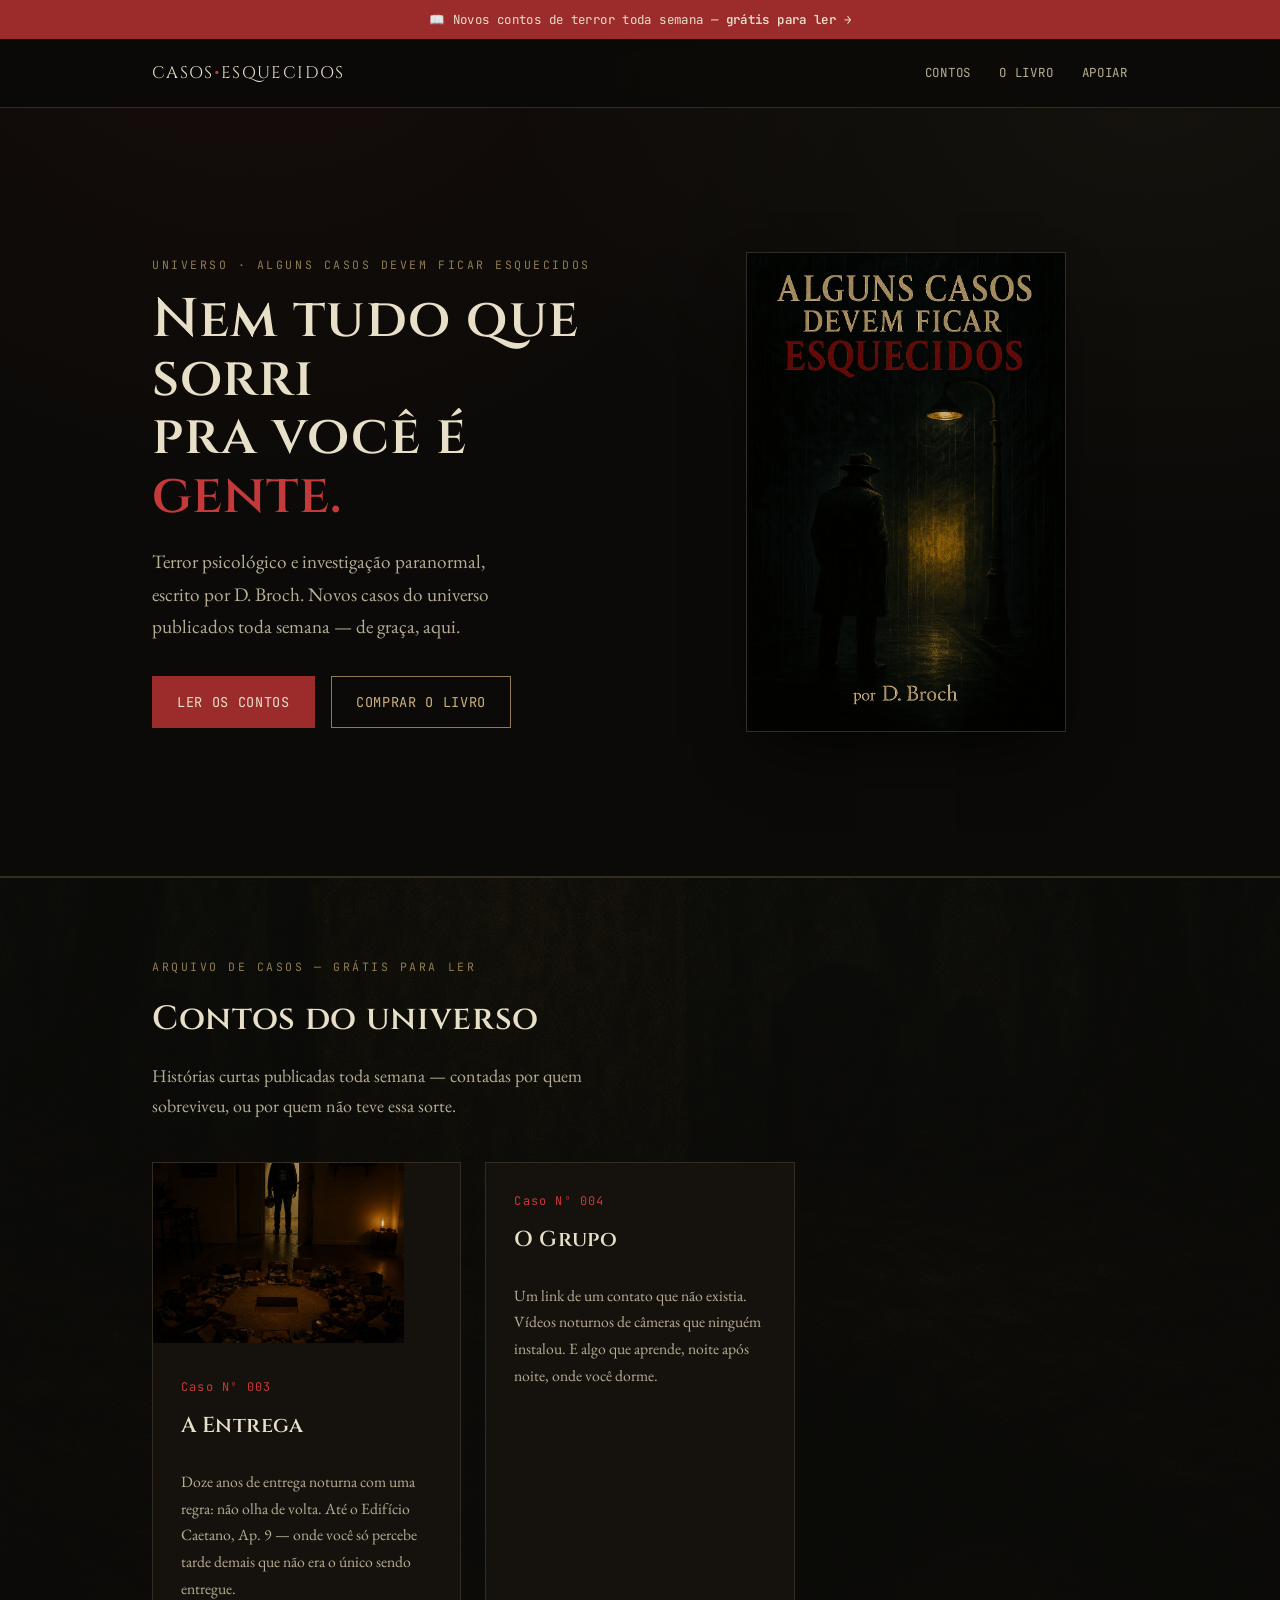
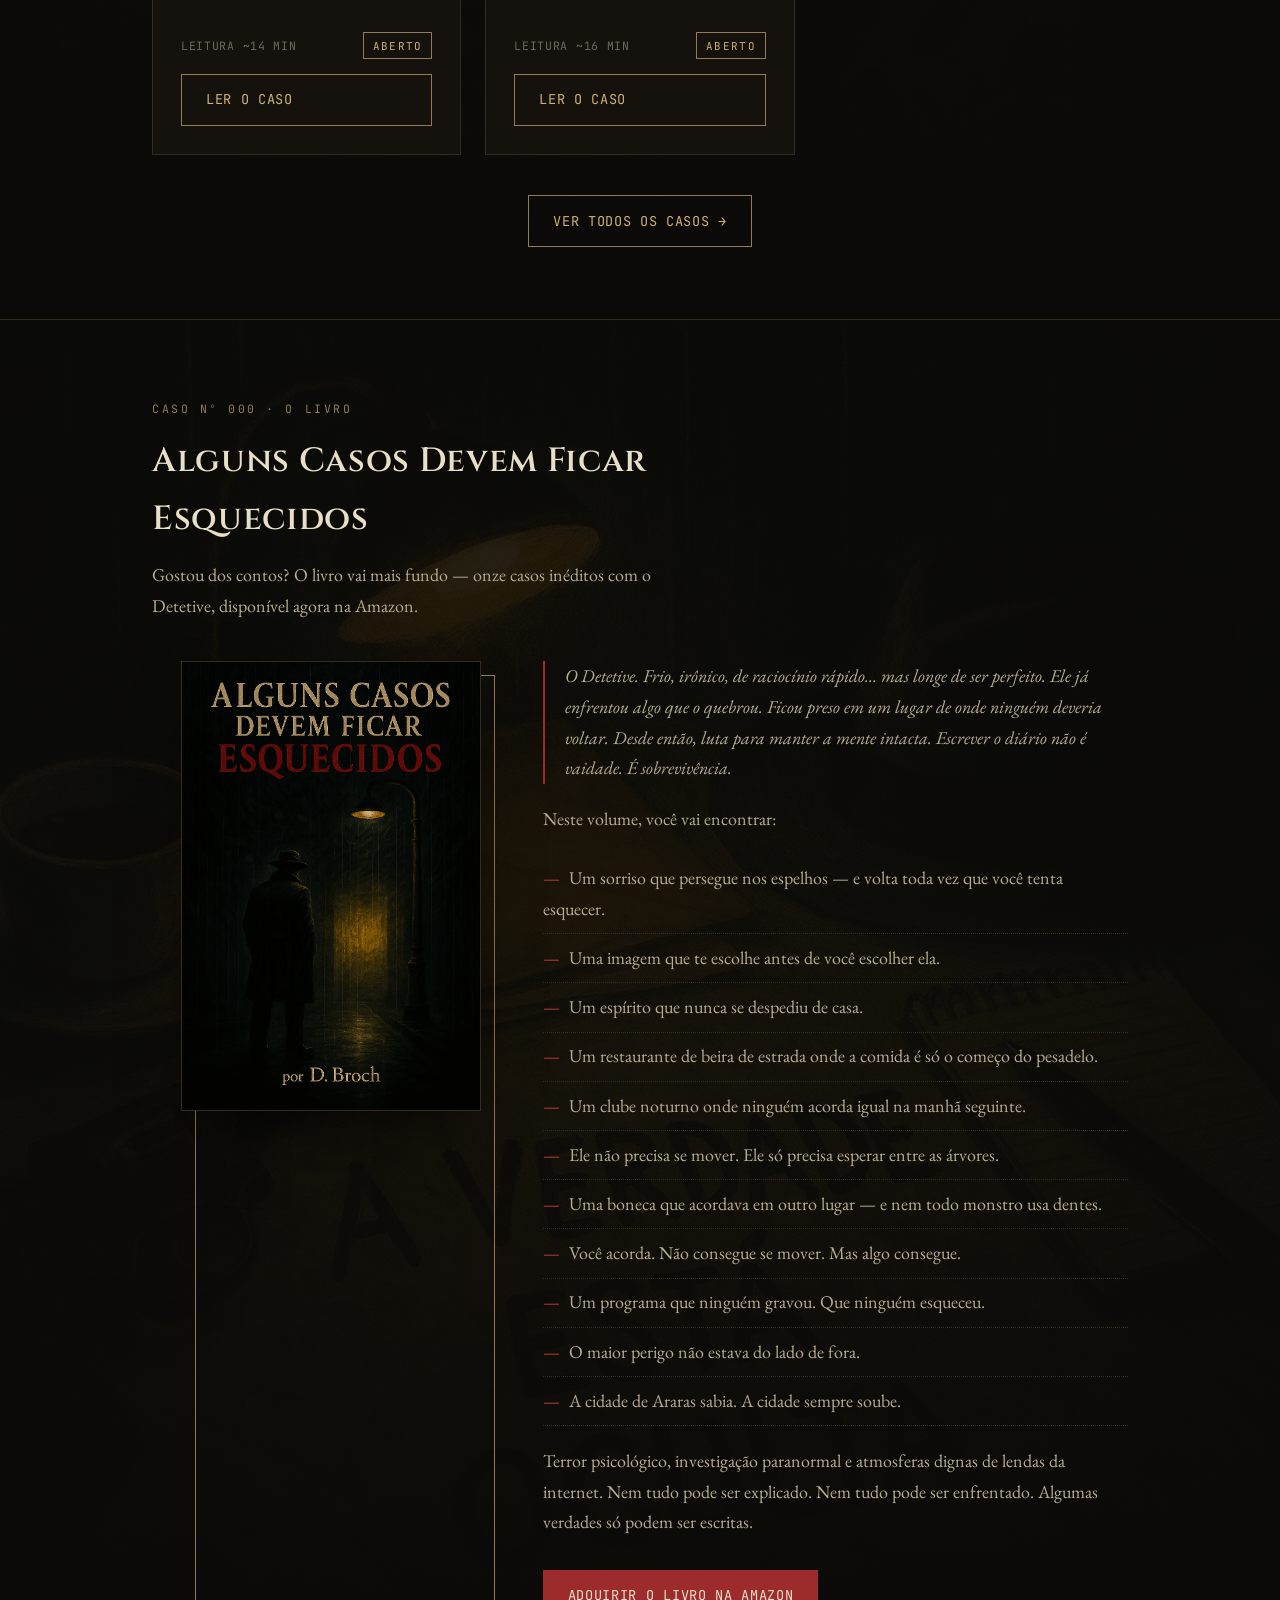
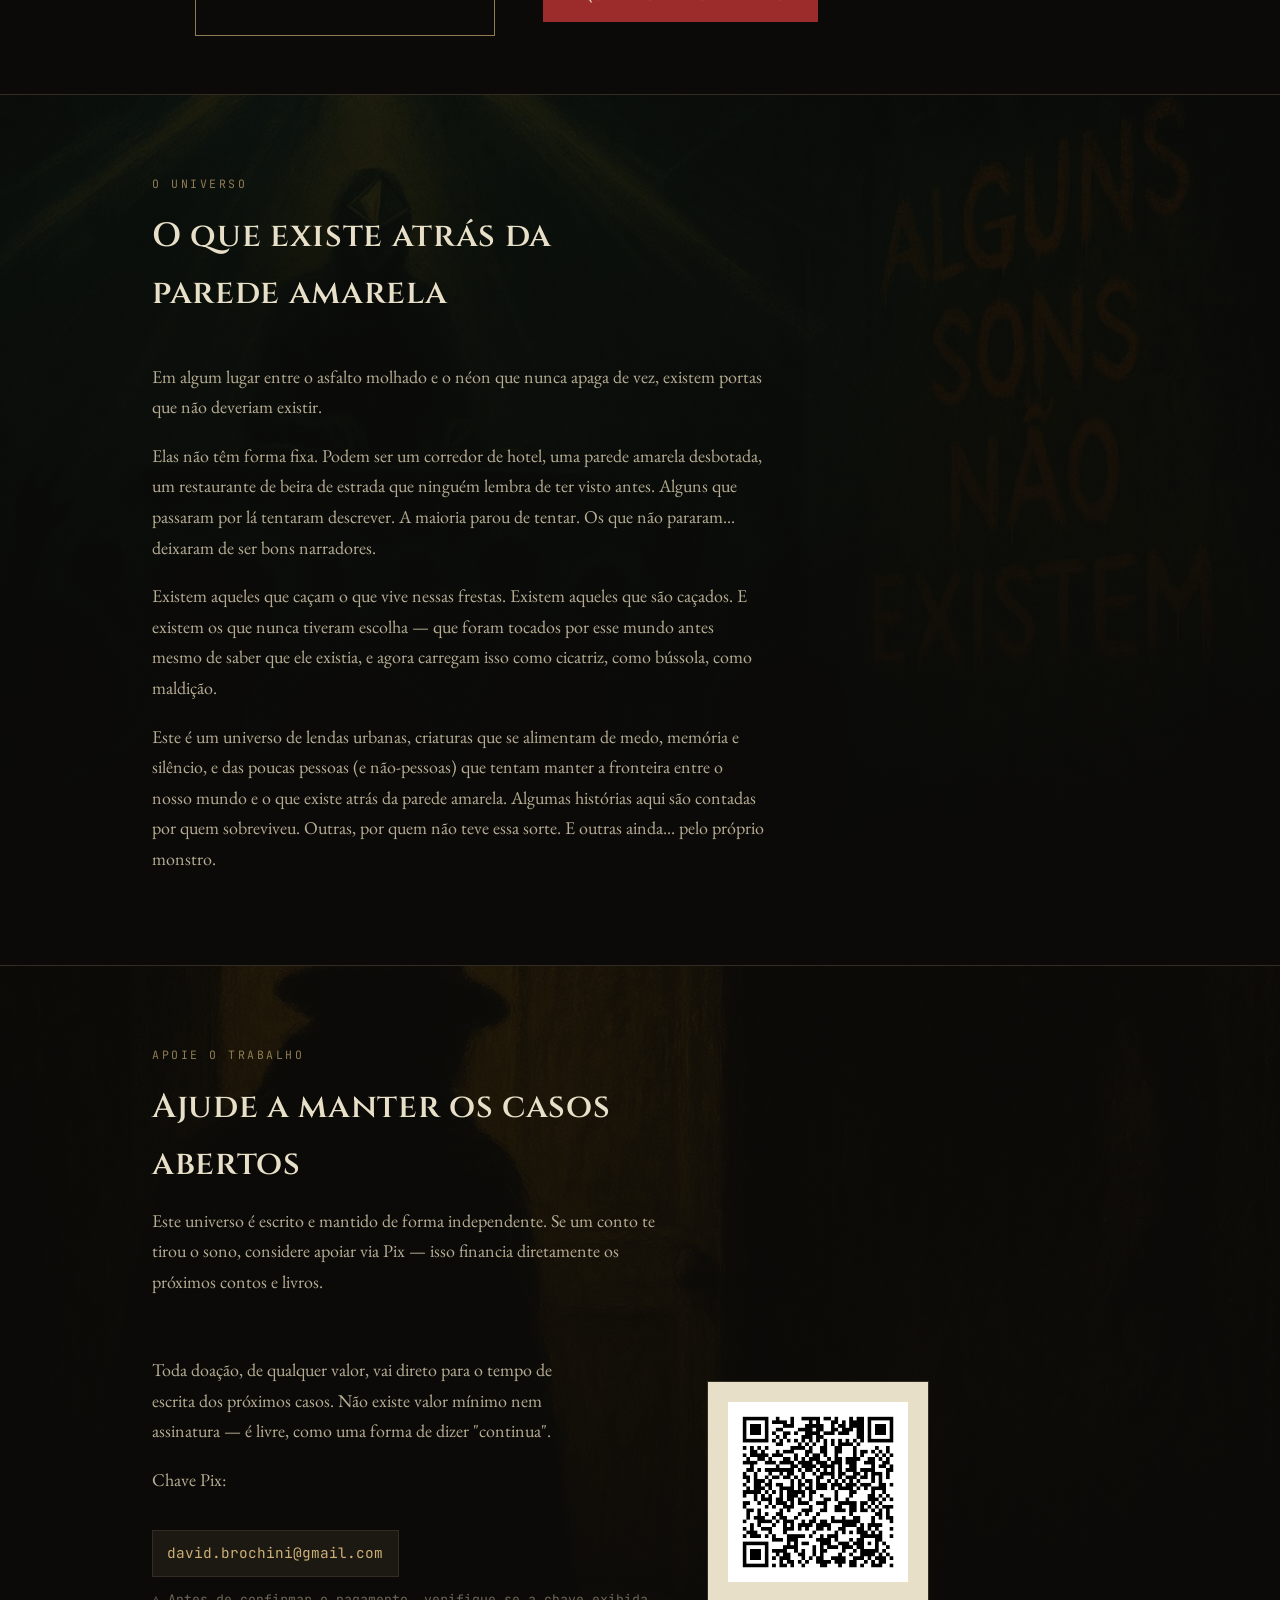
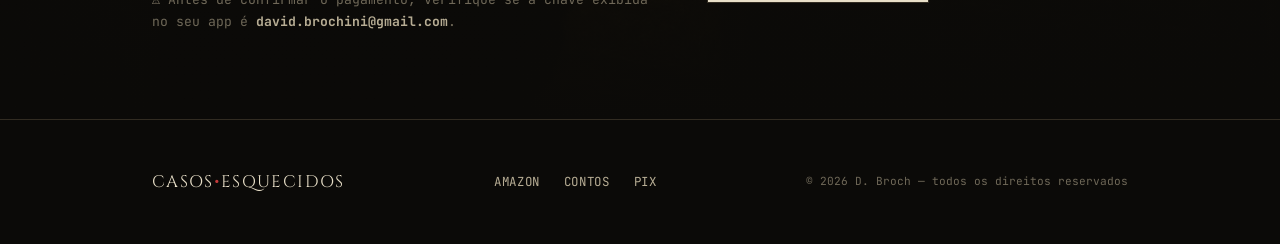
<file: index.html>
<!DOCTYPE html>
<html lang="pt-BR">
<head>
<meta charset="UTF-8">
<meta name="viewport" content="width=device-width, initial-scale=1.0">
<title>Casos Esquecidos — D. Broch | Terror e Contos de Horror</title>
<meta name="description" content="Alguns Casos Devem Ficar Esquecidos, de D. Broch. Terror psicológico e investigação paranormal. Leia contos de horror publicados toda semana e compre o livro na Amazon.">
<meta name="author" content="D. Broch">
<meta name="keywords" content="terror brasileiro, contos de terror, horror, livro terror, D. Broch, casos esquecidos, investigação paranormal, horror psicológico">
<link rel="canonical" href="https://casosesquecidos.com.br/">
<meta name="robots" content="index, follow">
<meta property="og:type" content="website">
<meta property="og:url" content="https://casosesquecidos.com.br/">
<meta property="og:title" content="Casos Esquecidos — D. Broch">
<meta property="og:description" content="Terror psicológico e investigação paranormal. Contos de horror publicados toda semana. Nem tudo que sorri pra você é gente.">
<meta property="og:image" content="https://casosesquecidos.com.br/assets/capa.jpg">
<meta property="og:image:width" content="1024">
<meta property="og:image:height" content="1536">
<meta property="og:locale" content="pt_BR">
<meta property="og:site_name" content="Casos Esquecidos">
<meta name="twitter:card" content="summary_large_image">
<meta name="twitter:title" content="Casos Esquecidos — D. Broch">
<meta name="twitter:description" content="Terror psicológico e investigação paranormal. Contos de horror publicados toda semana.">
<meta name="twitter:image" content="https://casosesquecidos.com.br/assets/capa.jpg">
<script type="application/ld+json">
{
  "@context": "https://schema.org",
  "@graph": [
    {
      "@type": "WebSite",
      "name": "Casos Esquecidos",
      "url": "https://casosesquecidos.com.br",
      "description": "Site oficial de D. Broch — terror psicológico e investigação paranormal",
      "author": { "@type": "Person", "name": "D. Broch" }
    },
    {
      "@type": "Book",
      "name": "Alguns Casos Devem Ficar Esquecidos",
      "author": { "@type": "Person", "name": "D. Broch" },
      "url": "https://www.amazon.com.br/dp/B0F6D1LXSV",
      "genre": "Terror",
      "inLanguage": "pt-BR",
      "image": "https://casosesquecidos.com.br/assets/capa.jpg",
      "description": "Terror psicológico, investigação paranormal e atmosferas dignas de lendas da internet."
    }
  ]
}
</script>
<link rel="preconnect" href="https://fonts.googleapis.com">
<link rel="preconnect" href="https://fonts.gstatic.com" crossorigin>
<link href="https://fonts.googleapis.com/css2?family=Cinzel:wght@500;600;700&family=EB+Garamond:ital,wght@0,400;0,500;1,400&family=JetBrains+Mono:wght@400;500&display=swap" rel="stylesheet">
<link rel="stylesheet" href="assets/style.css">
</head>
<body>

<div class="announce-bar">
  <a href="contos.html">📖 Novos contos de terror toda semana — <strong>grátis para ler</strong> →</a>
</div>

<header class="site-header">
  <div class="container">
    <a href="index.html" class="brand">Casos<span>•</span>Esquecidos</a>
    <nav class="site-nav" aria-label="Menu principal">
      <a href="contos.html">Contos</a>
      <a href="index.html#livro">O Livro</a>
      <a href="index.html#apoio">Apoiar</a>
    </nav>
  </div>
</header>

<!-- HERO -->
<section class="hero">
  <div class="container">
    <div class="hero-copy">
      <span class="eyebrow">Universo · Alguns Casos Devem Ficar Esquecidos</span>
      <h1 class="hero-title">Nem tudo que sorri<br>pra você é<br><span class="accent">gente.</span></h1>
      <p class="hero-sub">Terror psicológico e investigação paranormal, escrito por D. Broch. Novos casos do universo publicados toda semana — de graça, aqui.</p>
      <div class="hero-actions">
        <a class="btn btn-primary" href="contos.html">Ler os contos</a>
        <a class="btn btn-ghost" href="https://www.amazon.com.br/dp/B0F6D1LXSV" target="_blank" rel="noopener">Comprar o livro</a>
      </div>
    </div>
    <div class="hero-cover">
      <img src="assets/capa.jpg" alt="Capa do livro Alguns Casos Devem Ficar Esquecidos, de D. Broch." width="1024" height="1536" loading="eager" fetchpriority="high">
    </div>
  </div>
</section>

<!-- CONTOS -->
<section class="section-bg contos-bg" id="contos">
  <div class="container">
    <div class="section-head">
      <span class="eyebrow">Arquivo de Casos — Grátis para ler</span>
      <h2>Contos do universo</h2>
      <p>Histórias curtas publicadas toda semana — contadas por quem sobreviveu, ou por quem não teve essa sorte.</p>
    </div>
    <div class="case-grid">
      <article class="case-card">
        <img src="assets/contos/conto-003-a-entrega.jpg" alt="Sala escura com caixas em círculo e entregador parado no limiar — ilustração do conto A Entrega" class="case-card-img" loading="lazy">
        <span class="case-number">Caso Nº 003</span>
        <h3>A Entrega</h3>
        <p class="case-excerpt">Doze anos de entrega noturna com uma regra: não olha de volta. Até o Edifício Caetano, Ap. 9 — onde você só percebe tarde demais que não era o único sendo entregue.</p>
        <div class="case-meta"><span>Leitura ~14 min</span><span class="status-tag">Aberto</span></div>
        <a class="btn btn-ghost" href="contos/a-entrega.html">Ler o caso</a>
      </article>
      <article class="case-card">
        <span class="case-number">Caso Nº 004</span>
        <h3>O Grupo</h3>
        <p class="case-excerpt">Um link de um contato que não existia. Vídeos noturnos de câmeras que ninguém instalou. E algo que aprende, noite após noite, onde você dorme.</p>
        <div class="case-meta"><span>Leitura ~16 min</span><span class="status-tag">Aberto</span></div>
        <a class="btn btn-ghost" href="contos/o-grupo.html">Ler o caso</a>
      </article>
    </div>
    <div style="text-align:center; margin-top:2.5rem;">
      <a class="btn btn-ghost" href="contos.html">Ver todos os casos →</a>
    </div>
  </div>
</section>

<!-- O LIVRO -->
<section class="section-bg livro-bg" id="livro">
  <div class="container">
    <div class="section-head">
      <span class="eyebrow">Caso Nº 000 · O Livro</span>
      <h2>Alguns Casos Devem Ficar Esquecidos</h2>
      <p>Gostou dos contos? O livro vai mais fundo — onze casos inéditos com o Detetive, disponível agora na Amazon.</p>
    </div>
    <div class="book-block">
      <div class="hero-cover book-cover-secondary">
        <img src="assets/capa.jpg" alt="Capa do livro Alguns Casos Devem Ficar Esquecidos, de D. Broch" loading="lazy">
      </div>
      <div class="synopsis">
        <blockquote>O Detetive. Frio, irônico, de raciocínio rápido… mas longe de ser perfeito. Ele já enfrentou algo que o quebrou. Ficou preso em um lugar de onde ninguém deveria voltar. Desde então, luta para manter a mente intacta. Escrever o diário não é vaidade. É sobrevivência.</blockquote>
        <p style="margin-top:1.25rem; color:var(--paper-dim);">Neste volume, você vai encontrar:</p>
        <ul>
          <li>Um sorriso que persegue nos espelhos — e volta toda vez que você tenta esquecer.</li>
          <li>Uma imagem que te escolhe antes de você escolher ela.</li>
          <li>Um espírito que nunca se despediu de casa.</li>
          <li>Um restaurante de beira de estrada onde a comida é só o começo do pesadelo.</li>
          <li>Um clube noturno onde ninguém acorda igual na manhã seguinte.</li>
          <li>Ele não precisa se mover. Ele só precisa esperar entre as árvores.</li>
          <li>Uma boneca que acordava em outro lugar — e nem todo monstro usa dentes.</li>
          <li>Você acorda. Não consegue se mover. Mas algo consegue.</li>
          <li>Um programa que ninguém gravou. Que ninguém esqueceu.</li>
          <li>O maior perigo não estava do lado de fora.</li>
          <li>A cidade de Araras sabia. A cidade sempre soube.</li>
        </ul>
        <p style="margin-top:1.25rem; color:var(--paper-dim);">Terror psicológico, investigação paranormal e atmosferas dignas de lendas da internet. Nem tudo pode ser explicado. Nem tudo pode ser enfrentado. Algumas verdades só podem ser escritas.</p>
        <div class="hero-actions">
          <a class="btn btn-primary" href="https://www.amazon.com.br/dp/B0F6D1LXSV" target="_blank" rel="noopener">Adquirir o livro na Amazon</a>
        </div>
      </div>
    </div>
  </div>
</section>

<!-- O UNIVERSO -->
<section class="lore section-bg universo-bg" id="universo">
  <div class="container">
    <div class="section-head">
      <span class="eyebrow">O Universo</span>
      <h2>O que existe atrás da parede amarela</h2>
    </div>
    <p>Em algum lugar entre o asfalto molhado e o néon que nunca apaga de vez, existem portas que não deveriam existir.</p>
    <p>Elas não têm forma fixa. Podem ser um corredor de hotel, uma parede amarela desbotada, um restaurante de beira de estrada que ninguém lembra de ter visto antes. Alguns que passaram por lá tentaram descrever. A maioria parou de tentar. Os que não pararam... deixaram de ser bons narradores.</p>
    <p>Existem aqueles que caçam o que vive nessas frestas. Existem aqueles que são caçados. E existem os que nunca tiveram escolha — que foram tocados por esse mundo antes mesmo de saber que ele existia, e agora carregam isso como cicatriz, como bússola, como maldição.</p>
    <p>Este é um universo de lendas urbanas, criaturas que se alimentam de medo, memória e silêncio, e das poucas pessoas (e não-pessoas) que tentam manter a fronteira entre o nosso mundo e o que existe atrás da parede amarela. Algumas histórias aqui são contadas por quem sobreviveu. Outras, por quem não teve essa sorte. E outras ainda... pelo próprio monstro.</p>
  </div>
</section>

<!-- APOIO -->
<section class="section-bg apoio-bg" id="apoio">
  <div class="container">
    <div class="section-head">
      <span class="eyebrow">Apoie o trabalho</span>
      <h2>Ajude a manter os casos abertos</h2>
      <p>Este universo é escrito e mantido de forma independente. Se um conto te tirou o sono, considere apoiar via Pix — isso financia diretamente os próximos contos e livros.</p>
    </div>
    <div class="support-block">
      <div>
        <p style="color:var(--paper-dim); max-width:46ch;">Toda doação, de qualquer valor, vai direto para o tempo de escrita dos próximos casos. Não existe valor mínimo nem assinatura — é livre, como uma forma de dizer "continua".</p>
        <p style="color:var(--paper-dim); max-width:46ch; margin-top:0.75rem;">Chave Pix:</p>
        <div class="pix-key">david.brochini@gmail.com</div>
        <p style="color:var(--muted); font-size:0.82rem; margin-top:0.75rem; font-family:var(--font-mono);">⚠ Antes de confirmar o pagamento, verifique se a chave exibida no seu app é <strong style="color:var(--paper-dim)">david.brochini@gmail.com</strong>.</p>
      </div>
      <div class="qr-frame">
        <img src="assets/pix-qrcode.png" alt="QR Code Pix para doação a D. Broch — chave david.brochini@gmail.com" loading="lazy">
      </div>
    </div>
  </div>
</section>

<footer class="site-footer">
  <div class="container">
    <span class="brand">Casos<span>•</span>Esquecidos</span>
    <nav class="footer-links" aria-label="Links do rodapé">
      <a href="https://www.amazon.com.br/dp/B0F6D1LXSV" target="_blank" rel="noopener">Amazon</a>
      <a href="contos.html">Contos</a>
      <a href="#apoio">Pix</a>
    </nav>
    <span class="footer-note">© 2026 D. Broch — todos os direitos reservados</span>
  </div>
</footer>

</body>
</html>
</file>
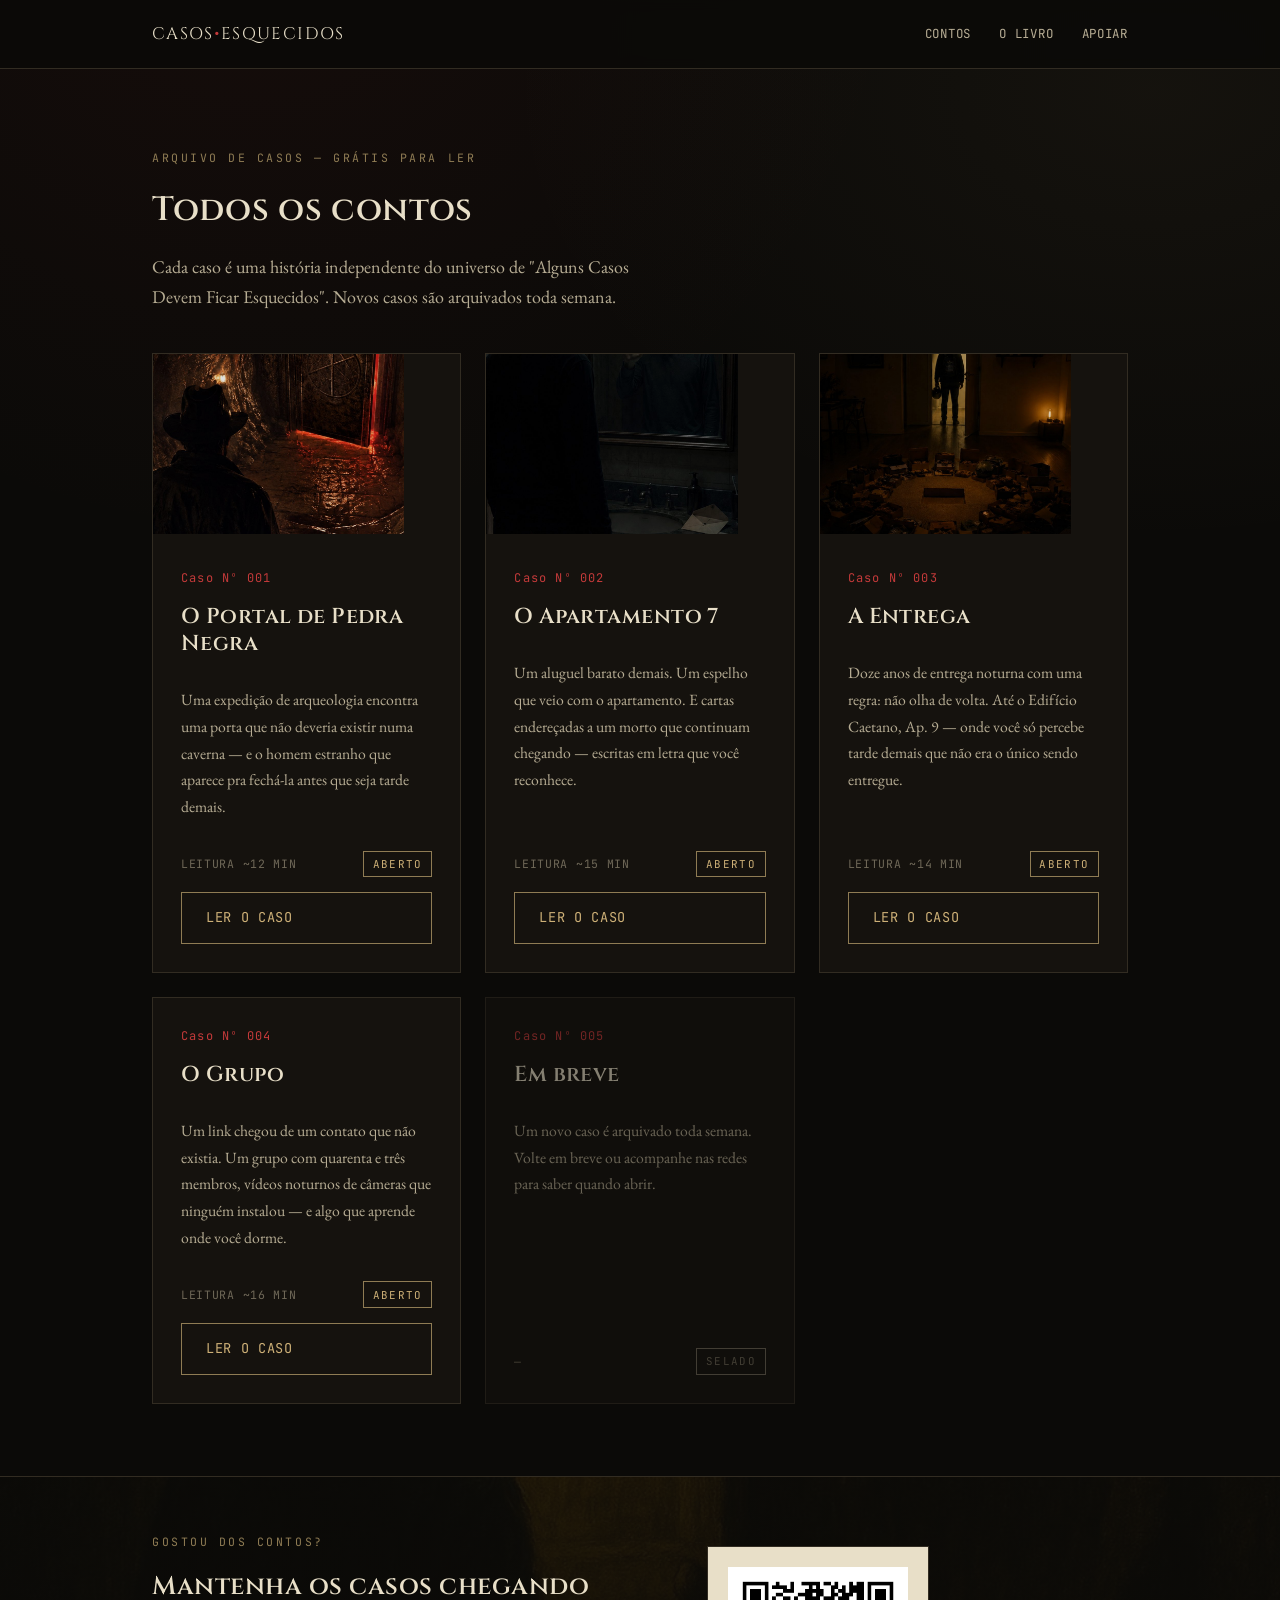
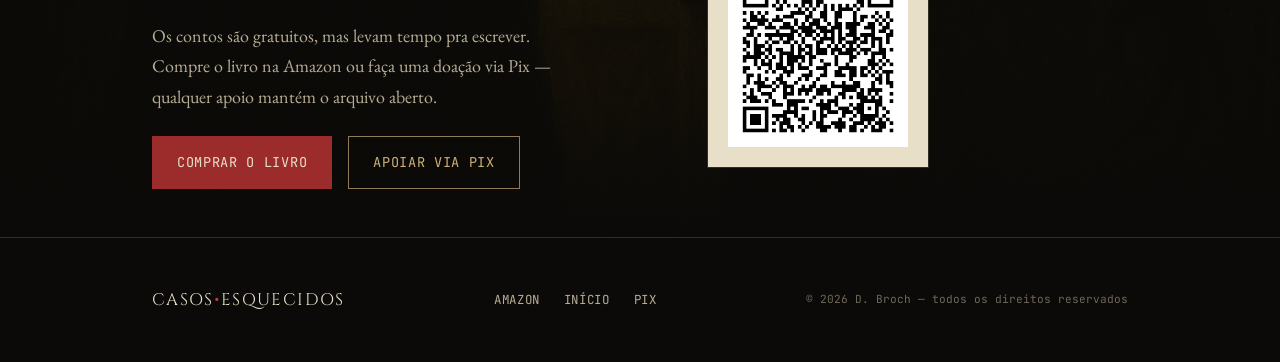
<file: contos.html>
<!DOCTYPE html>
<html lang="pt-BR">
<head>
<meta charset="UTF-8">
<meta name="viewport" content="width=device-width, initial-scale=1.0">
<title>Contos de Terror — Arquivo de Casos | Casos Esquecidos</title>
<meta name="description" content="Contos de terror publicados toda semana por D. Broch. Histórias de horror psicológico, investigação paranormal e criaturas que não deveriam existir.">
<meta name="author" content="D. Broch">
<link rel="canonical" href="https://casosesquecidos.com.br/contos.html">
<meta name="robots" content="index, follow">
<meta property="og:type" content="website">
<meta property="og:url" content="https://casosesquecidos.com.br/contos.html">
<meta property="og:title" content="Arquivo de Casos — Contos de Terror por D. Broch">
<meta property="og:description" content="Contos de terror publicados toda semana. Histórias contadas por quem sobreviveu — ou por quem não teve essa sorte.">
<meta property="og:image" content="https://casosesquecidos.com.br/assets/capa.jpg">
<meta property="og:site_name" content="Casos Esquecidos">
<meta property="og:locale" content="pt_BR">
<meta name="twitter:card" content="summary_large_image">
<meta name="twitter:title" content="Contos de Terror — Casos Esquecidos">
<meta name="twitter:description" content="Contos de horror publicados toda semana por D. Broch.">
<meta name="twitter:image" content="https://casosesquecidos.com.br/assets/capa.jpg">
<link rel="preconnect" href="https://fonts.googleapis.com">
<link rel="preconnect" href="https://fonts.gstatic.com" crossorigin>
<link href="https://fonts.googleapis.com/css2?family=Cinzel:wght@500;600;700&family=EB+Garamond:ital,wght@0,400;0,500;1,400&family=JetBrains+Mono:wght@400;500&display=swap" rel="stylesheet">
<link rel="stylesheet" href="assets/style.css">
</head>
<body>

<header class="site-header">
  <div class="container">
    <a href="index.html" class="brand">Casos<span>•</span>Esquecidos</a>
    <nav class="site-nav" aria-label="Menu principal">
      <a href="contos.html">Contos</a>
      <a href="index.html#livro">O Livro</a>
      <a href="index.html#apoio">Apoiar</a>
    </nav>
  </div>
</header>

<section>
  <div class="container">
    <div class="section-head">
      <span class="eyebrow">Arquivo de Casos — Grátis para ler</span>
      <h2>Todos os contos</h2>
      <p>Cada caso é uma história independente do universo de "Alguns Casos Devem Ficar Esquecidos". Novos casos são arquivados toda semana.</p>
    </div>
    <div class="case-grid">

      <article class="case-card">
        <img src="assets/contos/conto-001-o-portal-de-pedra-negra.jpg"
             alt="Caverna com porta de metal e luz vermelha — ilustração do conto O Portal de Pedra Negra"
             class="case-card-img" loading="lazy">
        <span class="case-number">Caso Nº 001</span>
        <h3>O Portal de Pedra Negra</h3>
        <p class="case-excerpt">Uma expedição de arqueologia encontra uma porta que não deveria existir numa caverna — e o homem estranho que aparece pra fechá-la antes que seja tarde demais.</p>
        <div class="case-meta">
          <span>Leitura ~12 min</span>
          <span class="status-tag">Aberto</span>
        </div>
        <a class="btn btn-ghost" href="contos/o-portal-de-pedra-negra.html">Ler o caso</a>
      </article>

      <article class="case-card">
        <img src="assets/contos/conto-002-o-apartamento-7.jpg"
             alt="Banheiro escuro com espelho mostrando reflexo adiantado — ilustração do conto O Apartamento 7"
             class="case-card-img" loading="lazy">
        <span class="case-number">Caso Nº 002</span>
        <h3>O Apartamento 7</h3>
        <p class="case-excerpt">Um aluguel barato demais. Um espelho que veio com o apartamento. E cartas endereçadas a um morto que continuam chegando — escritas em letra que você reconhece.</p>
        <div class="case-meta">
          <span>Leitura ~15 min</span>
          <span class="status-tag">Aberto</span>
        </div>
        <a class="btn btn-ghost" href="contos/o-apartamento-7.html">Ler o caso</a>
      </article>

      <article class="case-card">
        <img src="assets/contos/conto-003-a-entrega.jpg"
             alt="Sala escura com caixas em círculo e entregador parado no limiar — ilustração do conto A Entrega"
             class="case-card-img" loading="lazy">
        <span class="case-number">Caso Nº 003</span>
        <h3>A Entrega</h3>
        <p class="case-excerpt">Doze anos de entrega noturna com uma regra: não olha de volta. Até o Edifício Caetano, Ap. 9 — onde você só percebe tarde demais que não era o único sendo entregue.</p>
        <div class="case-meta">
          <span>Leitura ~14 min</span>
          <span class="status-tag">Aberto</span>
        </div>
        <a class="btn btn-ghost" href="contos/a-entrega.html">Ler o caso</a>
      </article>

      <article class="case-card">
        <span class="case-number">Caso Nº 004</span>
        <h3>O Grupo</h3>
        <p class="case-excerpt">Um link chegou de um contato que não existia. Um grupo com quarenta e três membros, vídeos noturnos de câmeras que ninguém instalou — e algo que aprende onde você dorme.</p>
        <div class="case-meta">
          <span>Leitura ~16 min</span>
          <span class="status-tag">Aberto</span>
        </div>
        <a class="btn btn-ghost" href="contos/o-grupo.html">Ler o caso</a>
      </article>

      <article class="case-card locked">
        <span class="case-number">Caso Nº 005</span>
        <h3>Em breve</h3>
        <p class="case-excerpt">Um novo caso é arquivado toda semana. Volte em breve ou acompanhe nas redes para saber quando abrir.</p>
        <div class="case-meta">
          <span>—</span>
          <span class="status-tag">Selado</span>
        </div>
      </article>

    </div>
  </div>
</section>

<!-- CTA rodapé de contos -->
<section class="section-bg apoio-bg" style="padding: 3rem 0;">
  <div class="container">
    <div class="support-block">
      <div>
        <span class="eyebrow">Gostou dos contos?</span>
        <h2 style="font-size:1.6rem; margin-top:0.6rem;">Mantenha os casos chegando</h2>
        <p style="color:var(--paper-dim); margin-top:0.75rem; max-width:46ch;">Os contos são gratuitos, mas levam tempo pra escrever. Compre o livro na Amazon ou faça uma doação via Pix — qualquer apoio mantém o arquivo aberto.</p>
        <div class="hero-actions" style="margin-top:1.5rem;">
          <a class="btn btn-primary" href="https://www.amazon.com.br/dp/B0F6D1LXSV" target="_blank" rel="noopener">Comprar o livro</a>
          <a class="btn btn-ghost" href="index.html#apoio">Apoiar via Pix</a>
        </div>
      </div>
      <div class="qr-frame">
        <img src="assets/pix-qrcode.png" alt="QR Code Pix para doação a D. Broch" loading="lazy">
      </div>
    </div>
  </div>
</section>

<footer class="site-footer">
  <div class="container">
    <span class="brand">Casos<span>•</span>Esquecidos</span>
    <nav class="footer-links" aria-label="Links do rodapé">
      <a href="https://www.amazon.com.br/dp/B0F6D1LXSV" target="_blank" rel="noopener">Amazon</a>
      <a href="index.html">Início</a>
      <a href="index.html#apoio">Pix</a>
    </nav>
    <span class="footer-note">© 2026 D. Broch — todos os direitos reservados</span>
  </div>
</footer>

</body>
</html>
</file>
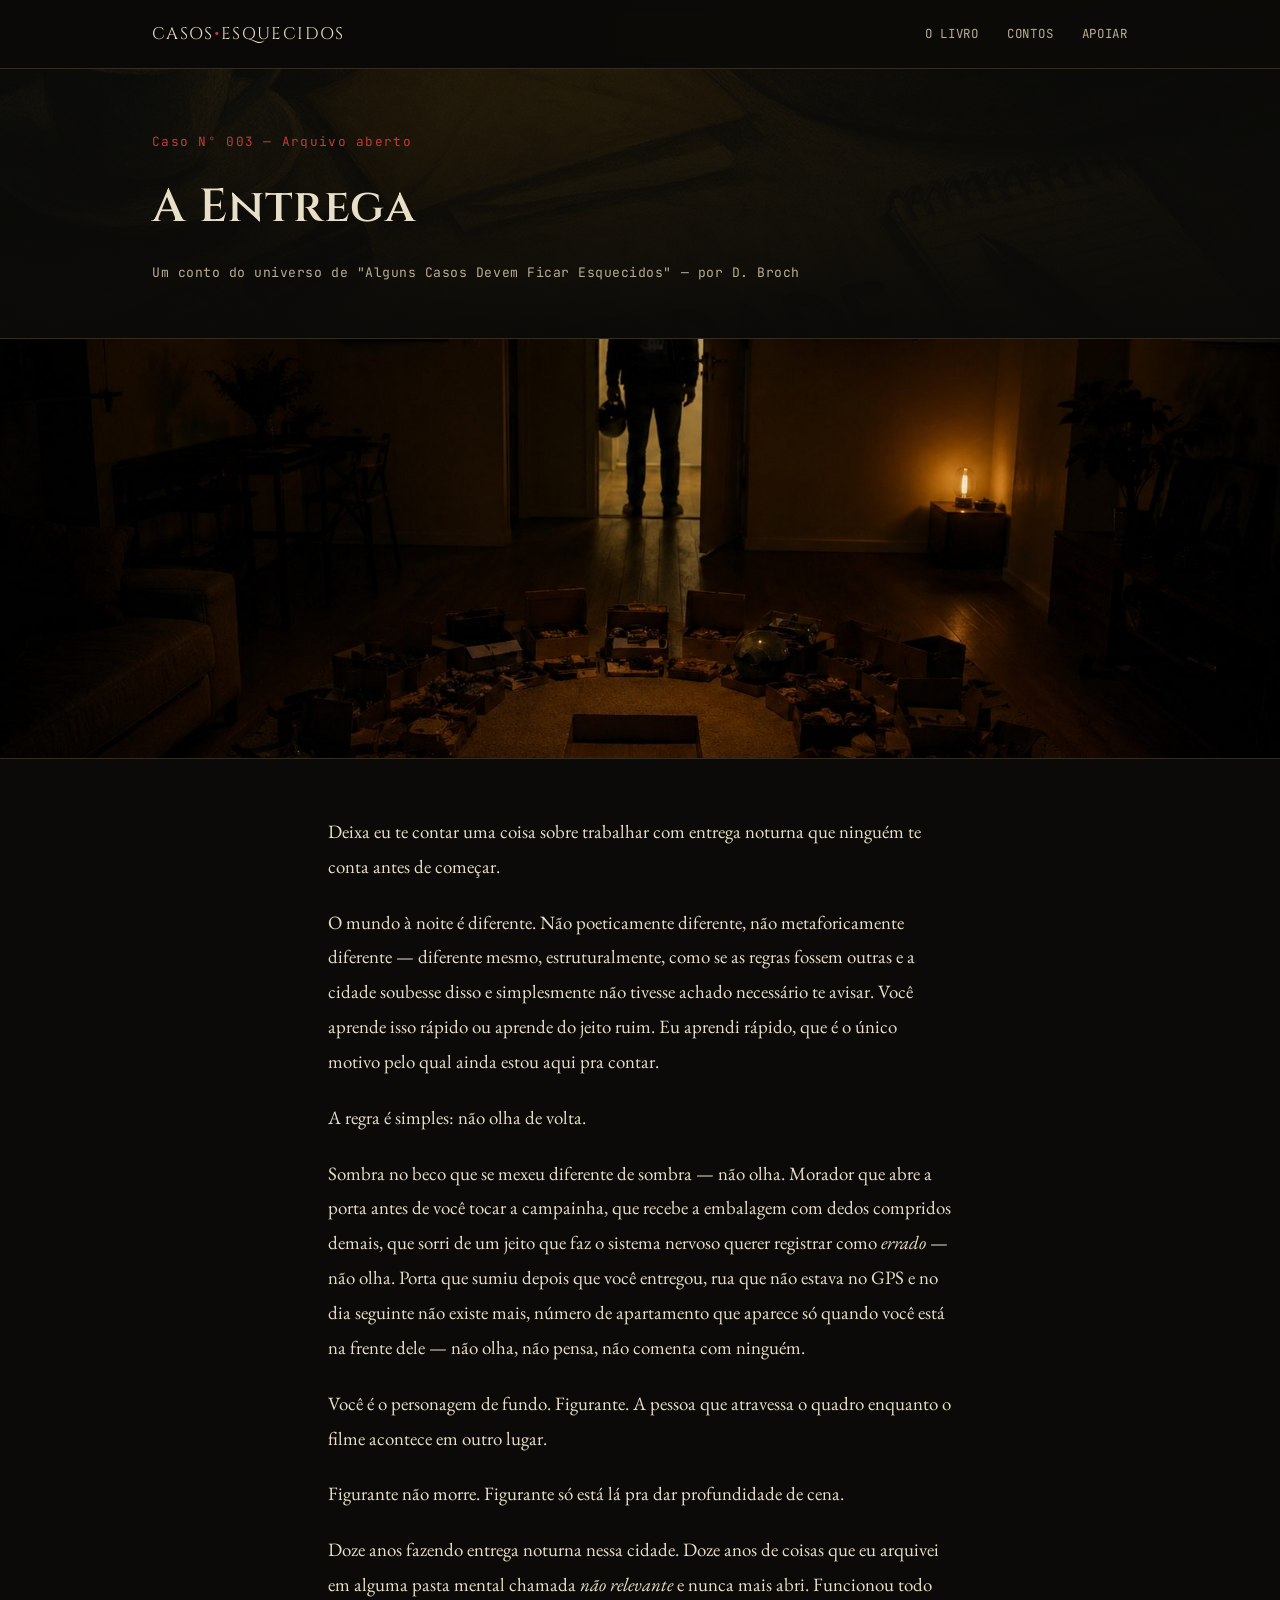
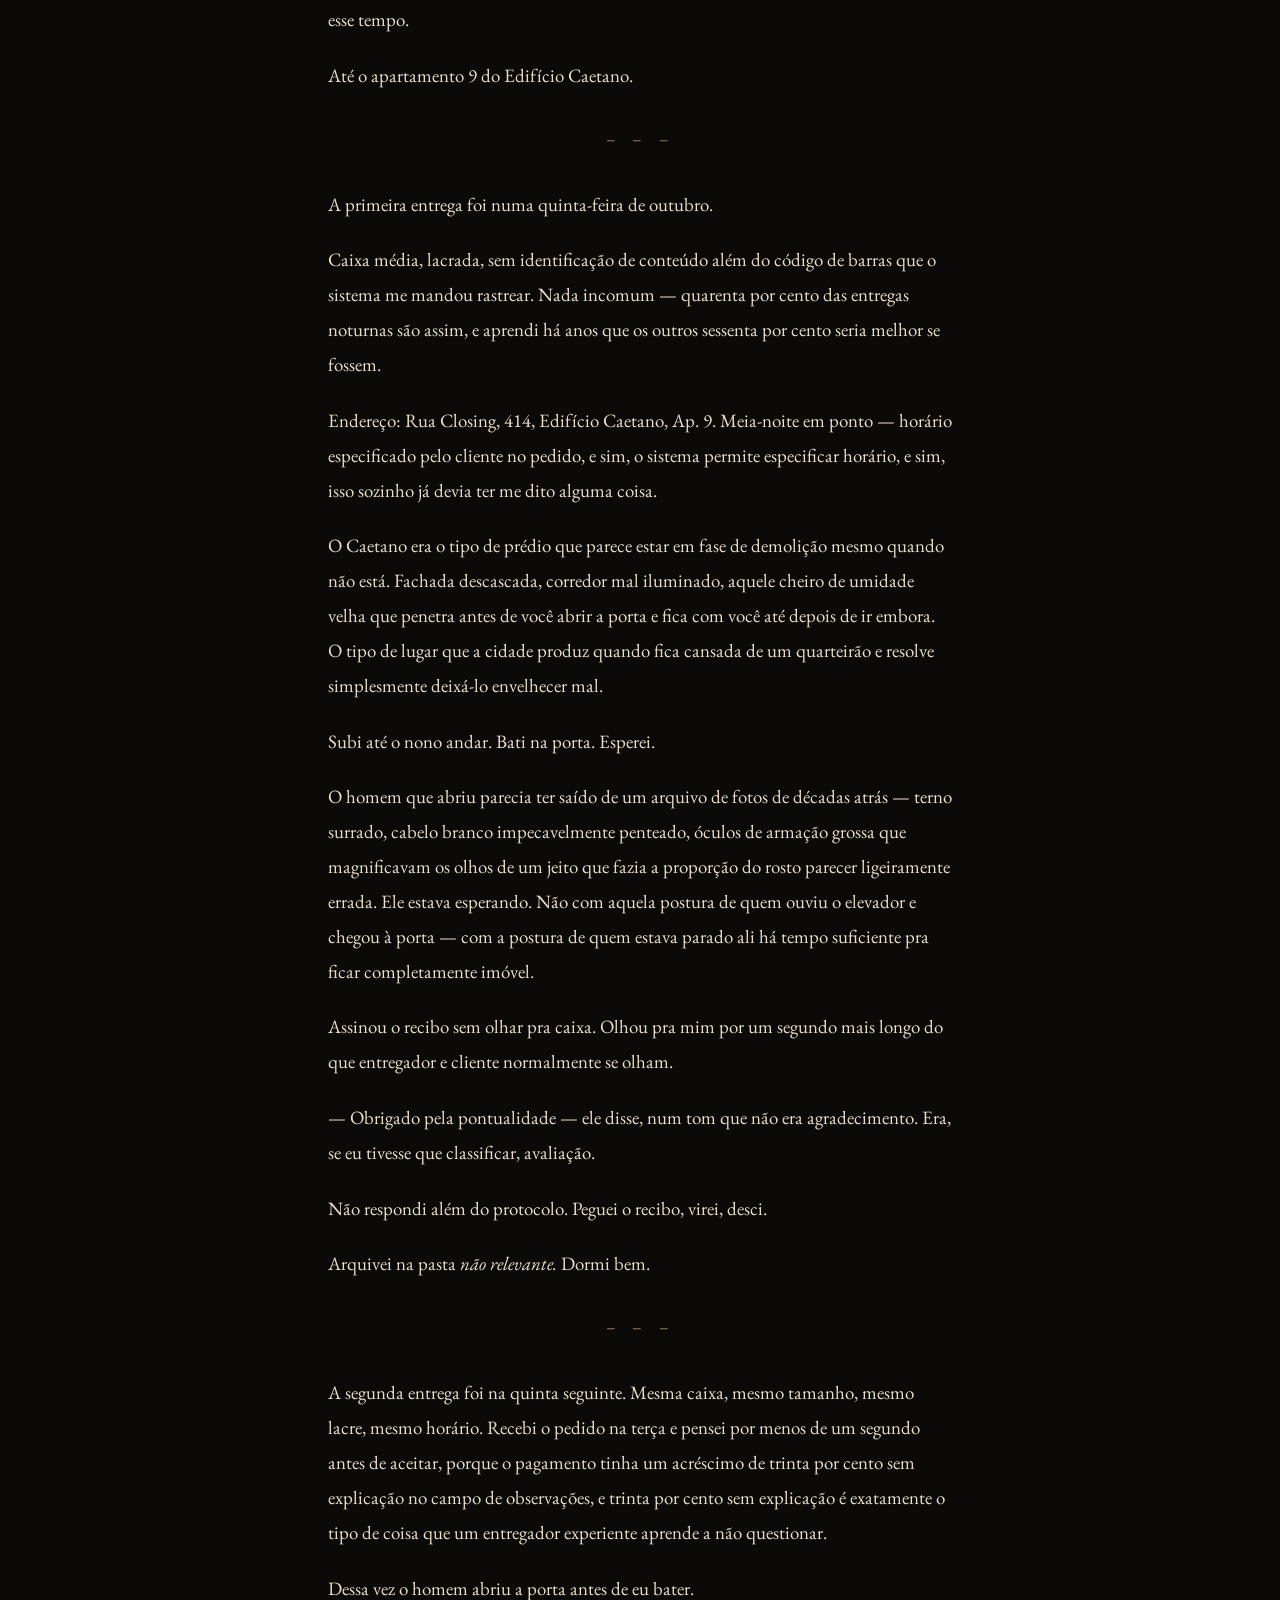
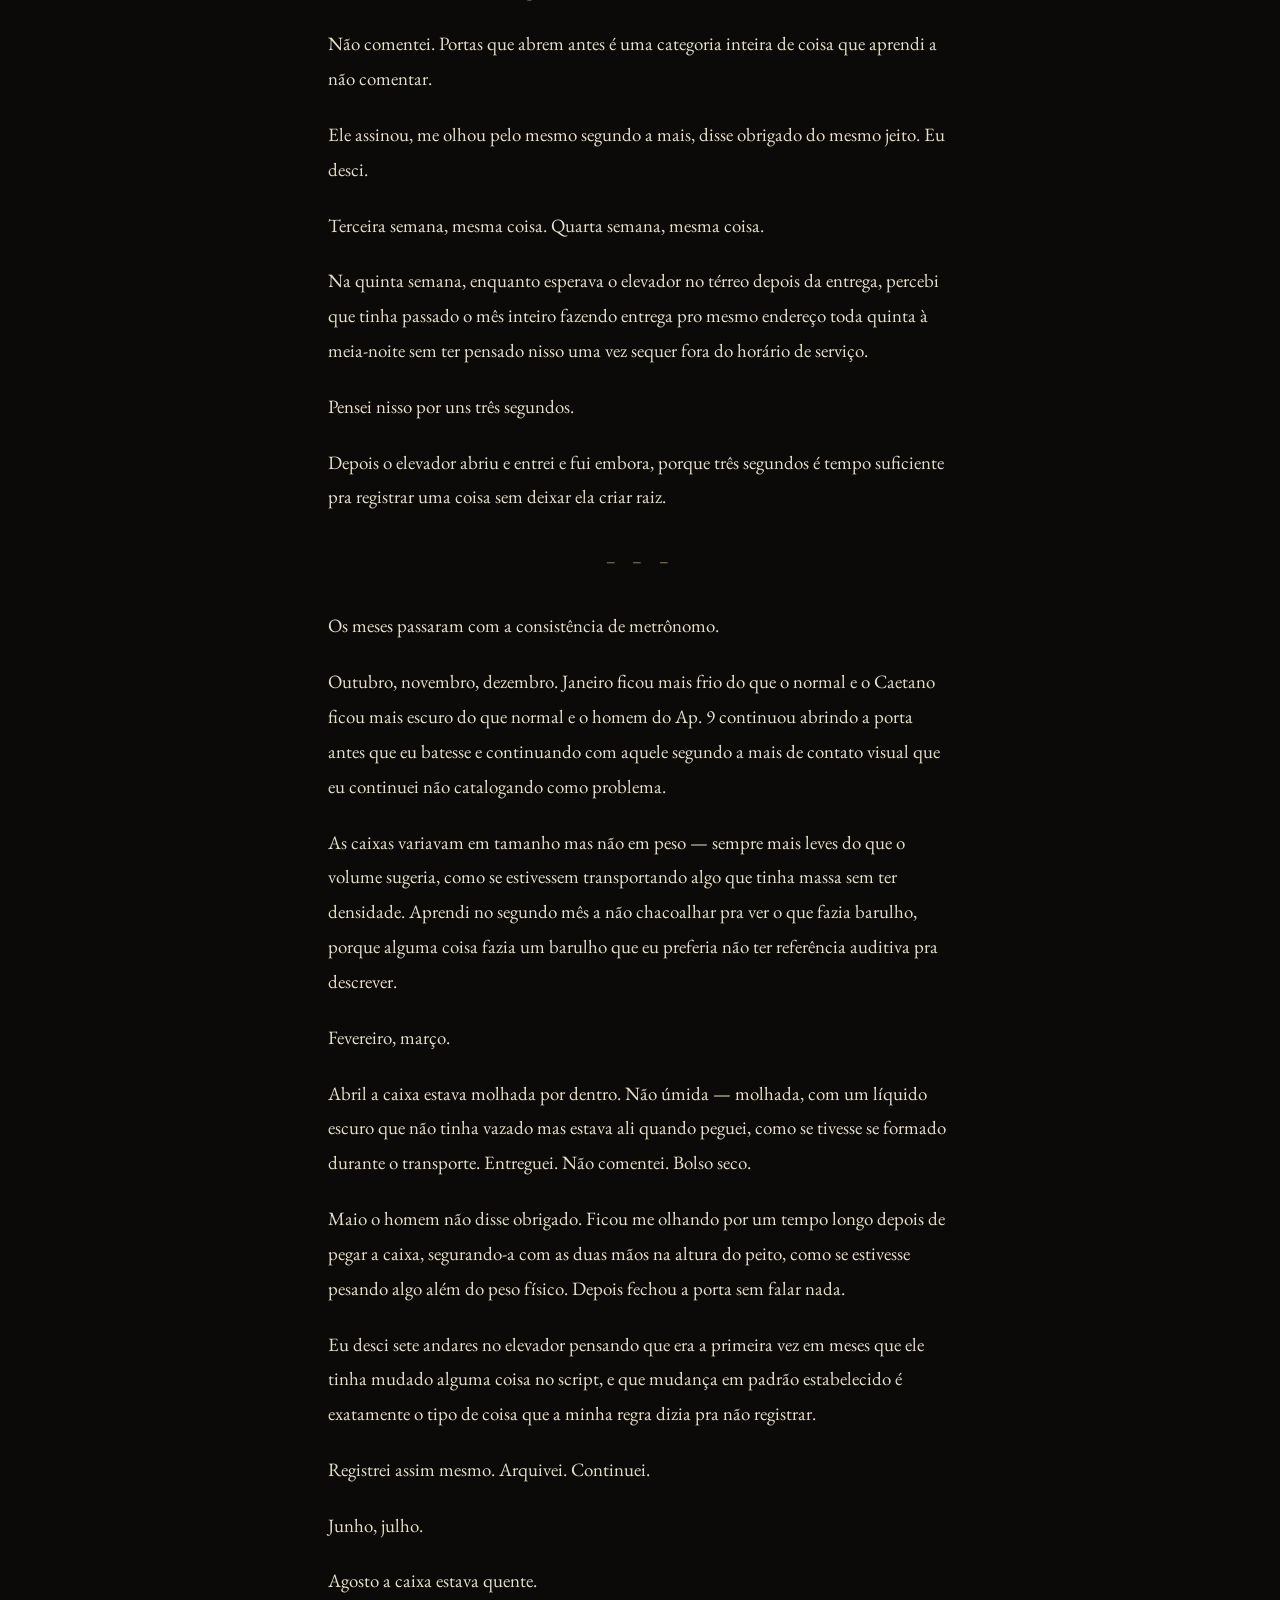
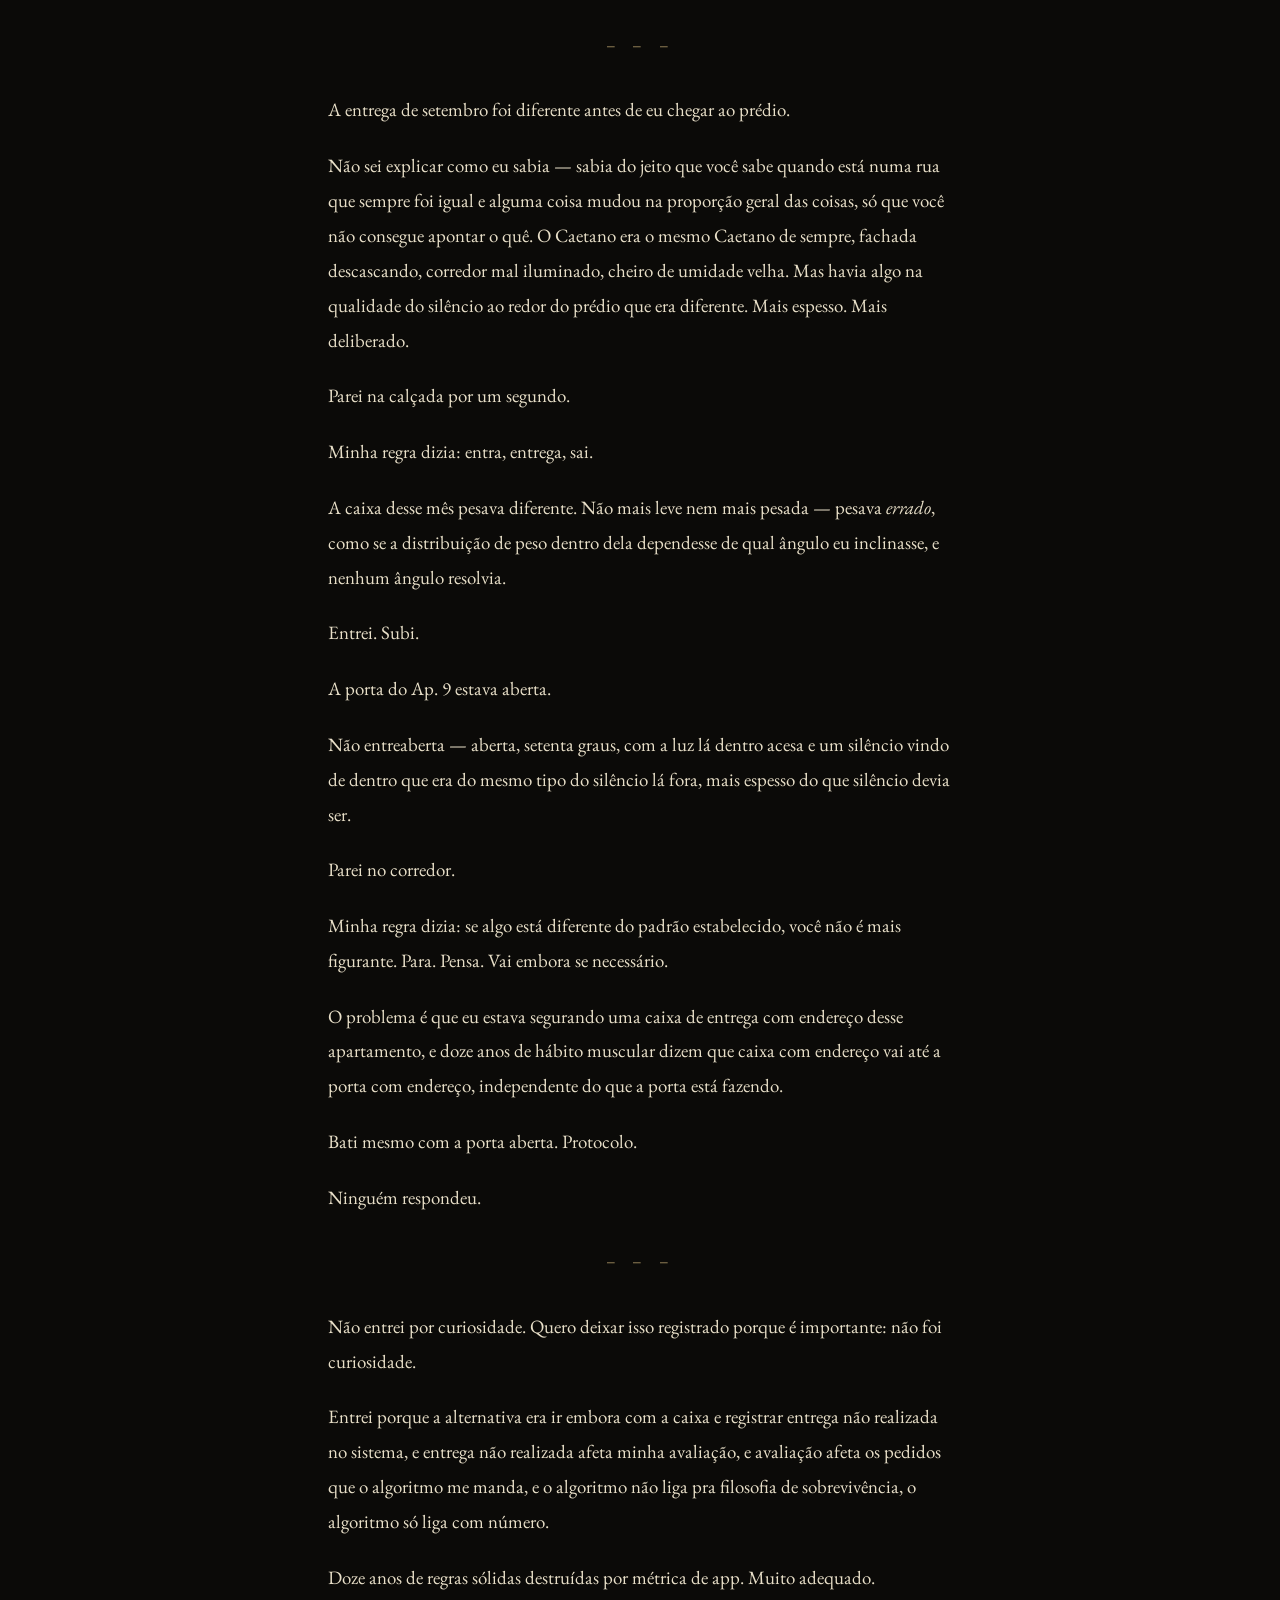
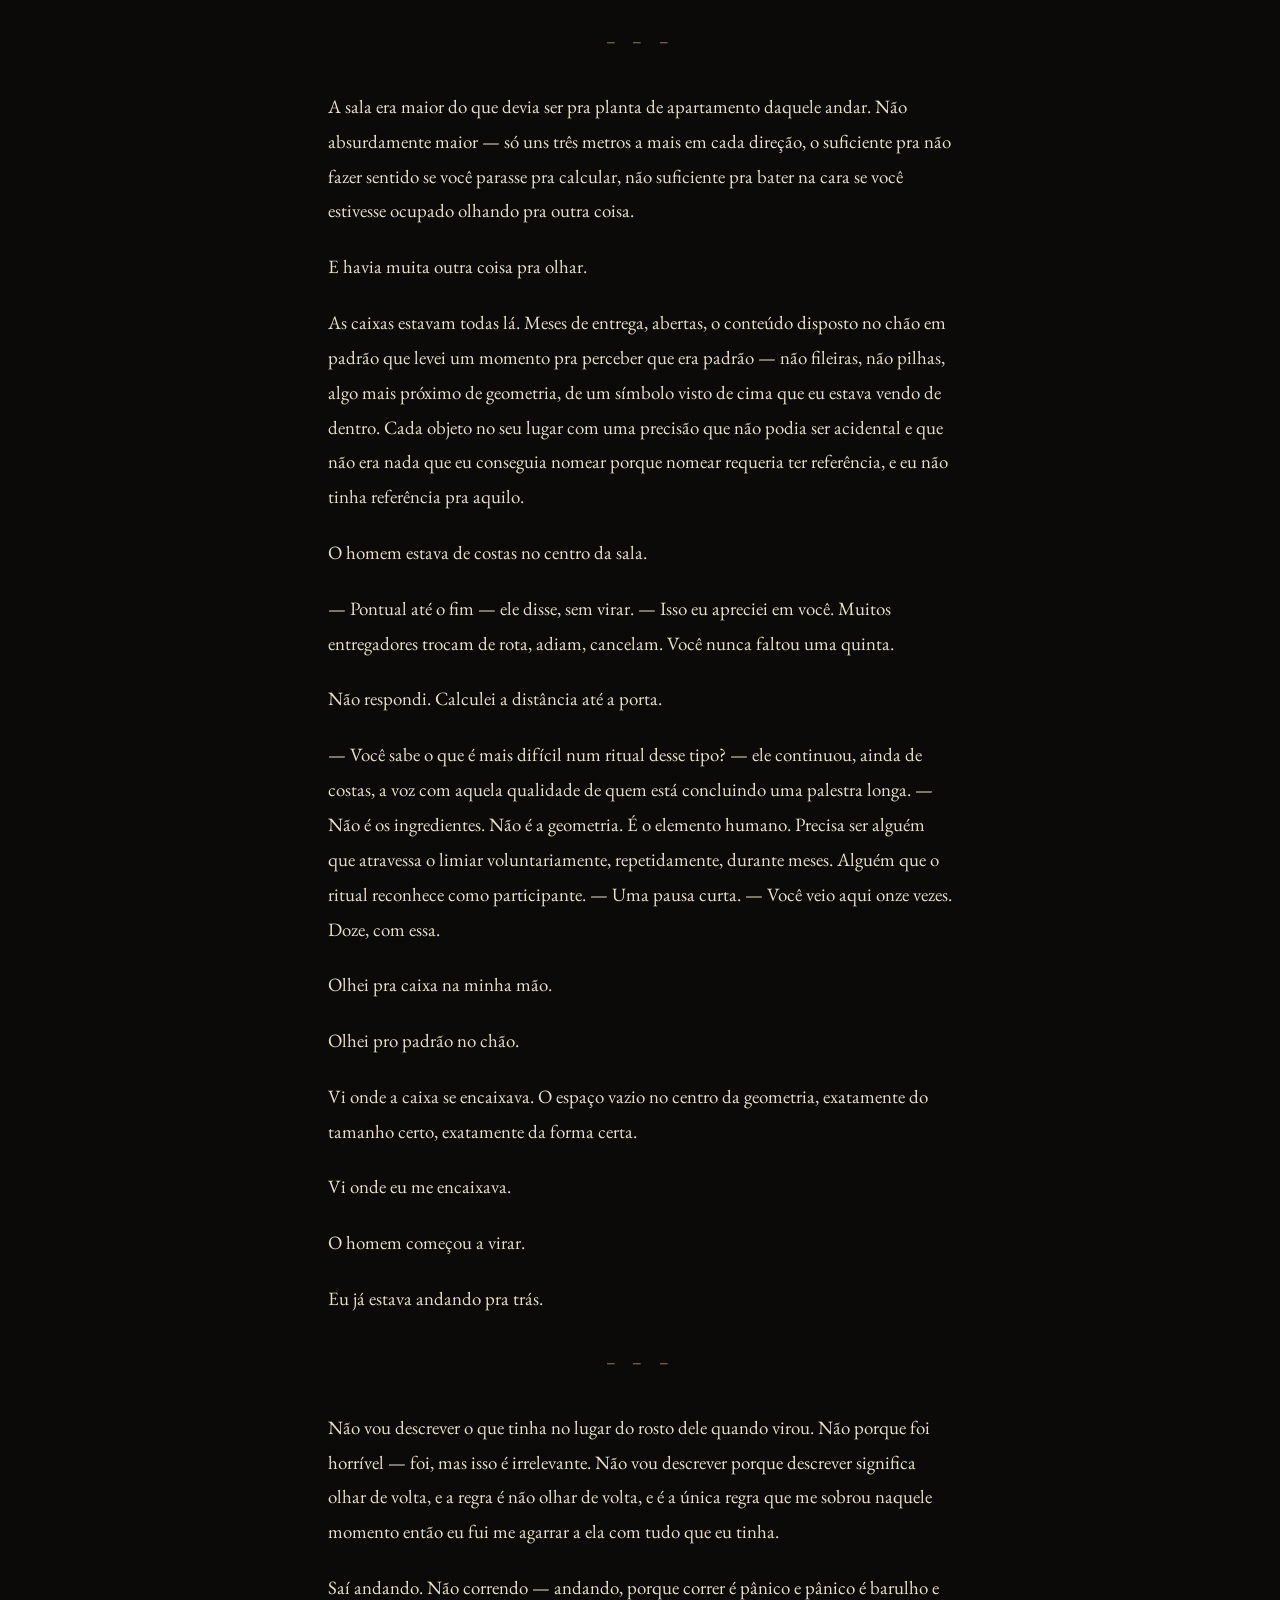
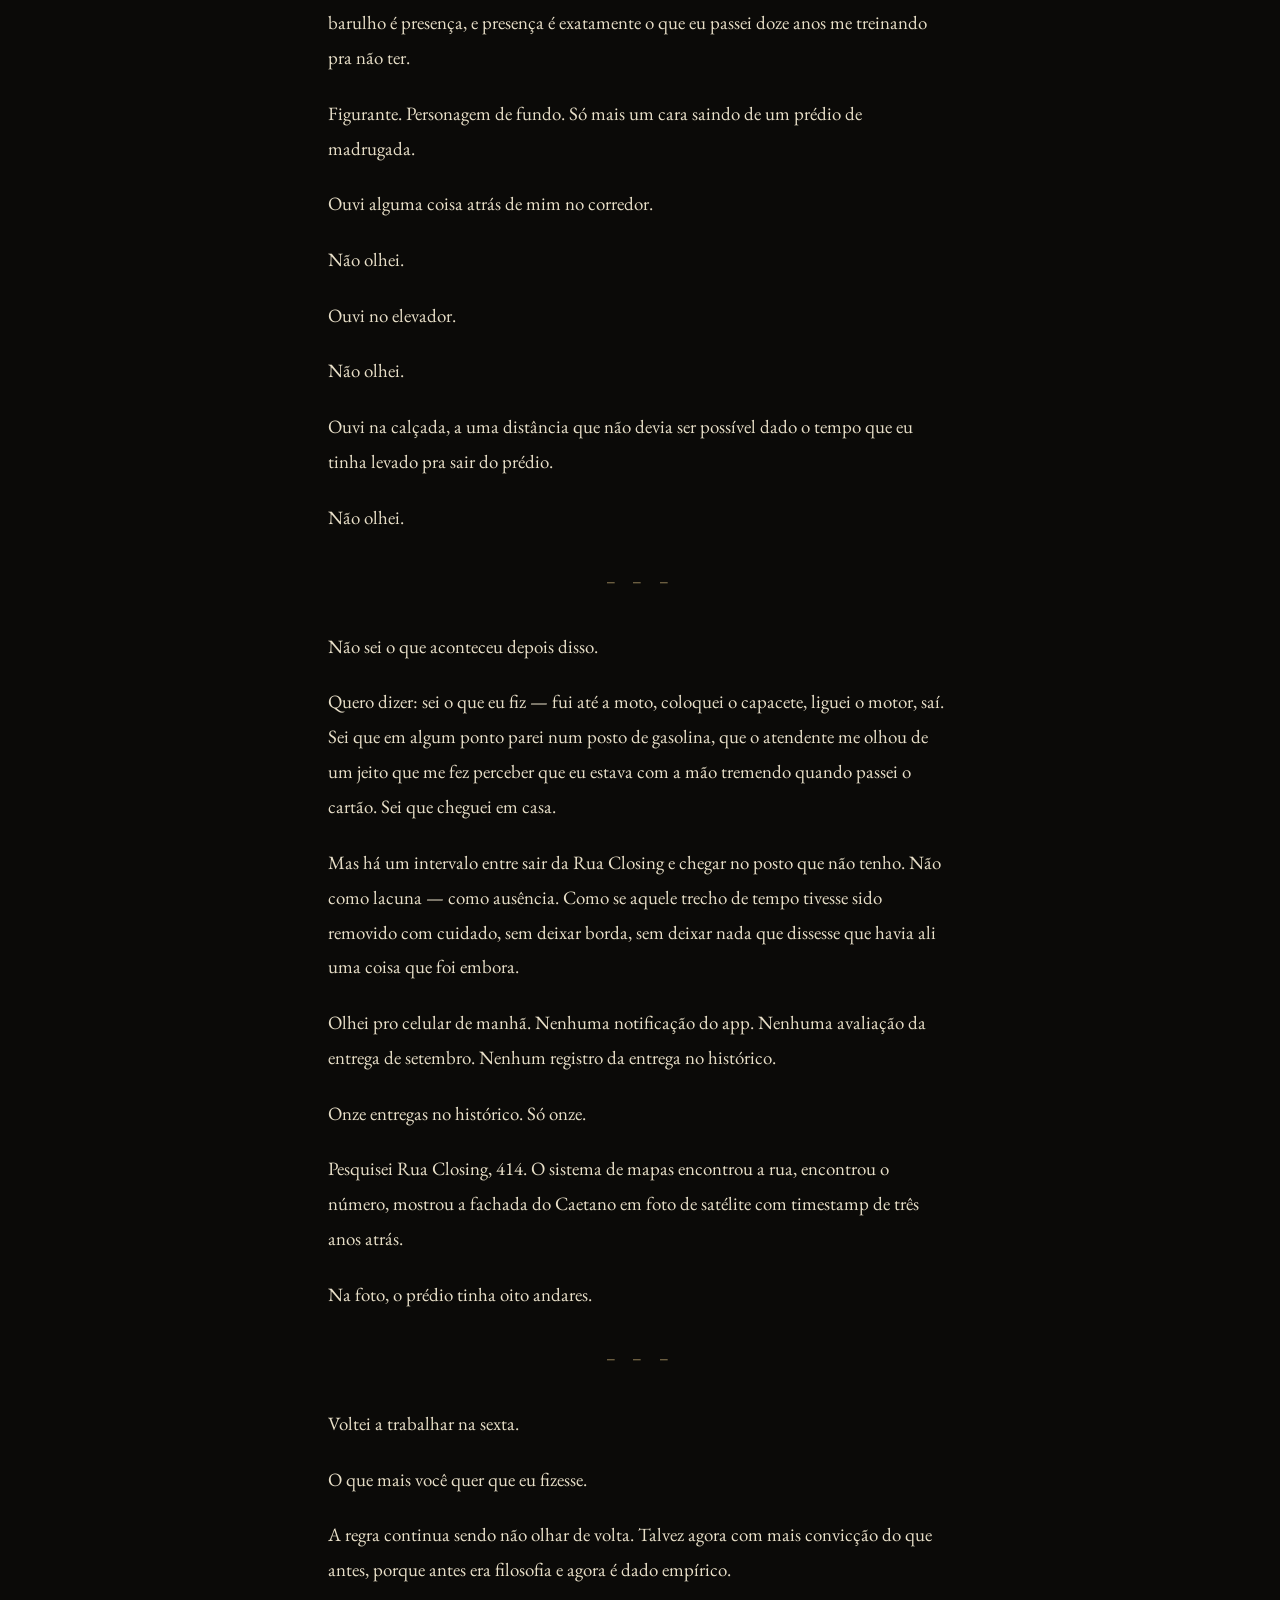
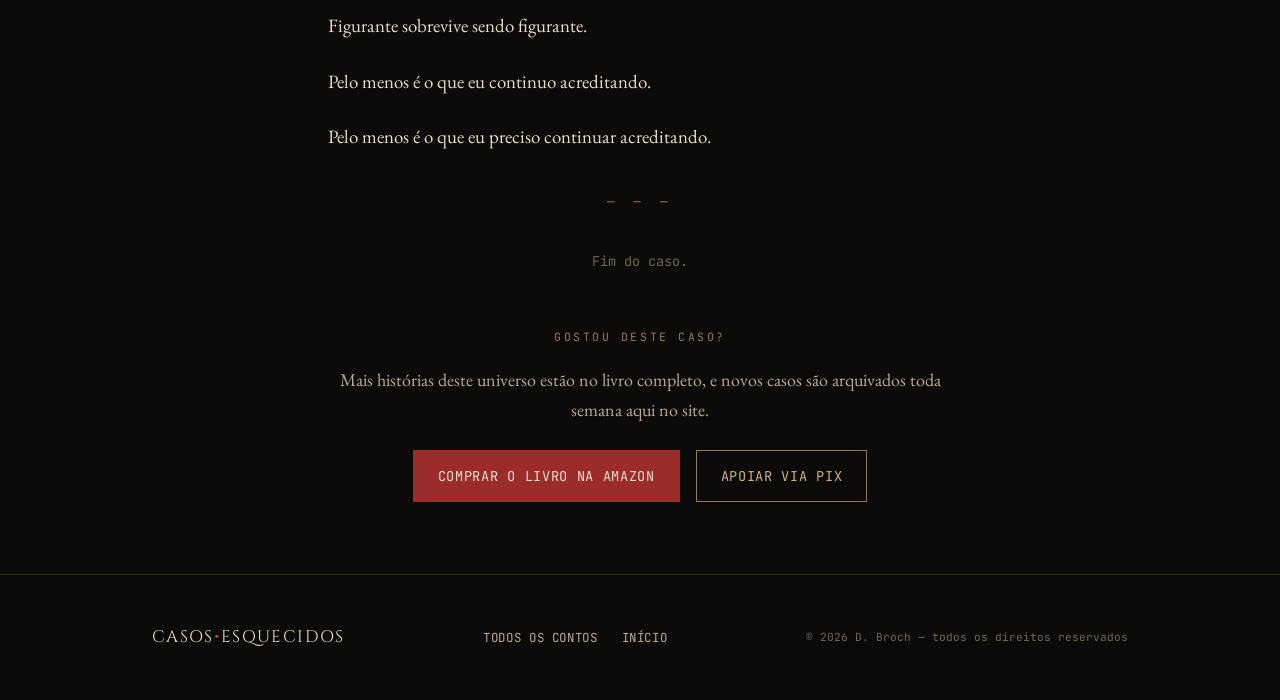
<file: contos/a-entrega.html>
<!DOCTYPE html>
<html lang="pt-BR">
<head>
<meta charset="UTF-8">
<meta name="viewport" content="width=device-width, initial-scale=1.0">
<title>A Entrega — Caso Nº 003 | Casos Esquecidos</title>
<meta name="description" content="Doze anos fazendo entrega noturna. Uma regra simples: não olha de volta. Até o apartamento 9 do Edifício Caetano. Conto de terror de D. Broch.">
<meta name="author" content="D. Broch">
<link rel="canonical" href="https://casosesquecidos.com.br/contos/a-entrega.html">
<meta name="robots" content="index, follow">
<meta property="og:type" content="article">
<meta property="og:url" content="https://casosesquecidos.com.br/contos/a-entrega.html">
<meta property="og:title" content="A Entrega — Conto de Terror por D. Broch">
<meta property="og:description" content="Doze anos fazendo entrega noturna com uma regra: não olha de volta. Até o apartamento 9 do Edifício Caetano mudar tudo.">
<meta property="og:image" content="https://casosesquecidos.com.br/assets/capa.jpg">
<meta property="og:site_name" content="Casos Esquecidos">
<meta property="og:locale" content="pt_BR">
<meta name="twitter:card" content="summary_large_image">
<meta name="twitter:title" content="A Entrega — D. Broch">
<meta name="twitter:description" content="Doze anos fazendo entrega noturna com uma regra: não olha de volta.">
<meta name="twitter:image" content="https://casosesquecidos.com.br/assets/capa.jpg">
<script type="application/ld+json">
{
  "@context": "https://schema.org",
  "@type": "ShortStory",
  "name": "A Entrega",
  "author": { "@type": "Person", "name": "D. Broch" },
  "url": "https://casosesquecidos.com.br/contos/a-entrega.html",
  "genre": "Terror",
  "inLanguage": "pt-BR",
  "isPartOf": { "@type": "WebSite", "name": "Casos Esquecidos", "url": "https://casosesquecidos.com.br" }
}
</script>
<link rel="preconnect" href="https://fonts.googleapis.com">
<link rel="preconnect" href="https://fonts.gstatic.com" crossorigin>
<link href="https://fonts.googleapis.com/css2?family=Cinzel:wght@500;600;700&family=EB+Garamond:ital,wght@0,400;0,500;1,400&family=JetBrains+Mono:wght@400;500&display=swap" rel="stylesheet">
<link rel="stylesheet" href="../assets/style.css">
</head>
<body>

<header class="site-header">
  <div class="container">
    <a href="../index.html" class="brand">Casos<span>•</span>Esquecidos</a>
    <nav class="site-nav" aria-label="Menu principal">
      <a href="../index.html#livro">O Livro</a>
      <a href="../contos.html">Contos</a>
      <a href="../index.html#apoio">Apoiar</a>
    </nav>
  </div>
</header>

<div class="story-header section-bg livro-bg">
  <div class="container">
    <span class="case-number">Caso Nº 003 — Arquivo aberto</span>
    <h1>A Entrega</h1>
    <p class="byline">Um conto do universo de "Alguns Casos Devem Ficar Esquecidos" — por D. Broch</p>
  </div>
</div>
<img src="../assets/contos/conto-003-a-entrega.jpg"
     alt="Sala escura com caixas abertas dispostas em círculo no chão. Silhueta de entregador parado no limiar da porta, capacete na mão, luz âmbar ao fundo."
     class="story-banner" loading="eager">

<article class="story-body">

<p>Deixa eu te contar uma coisa sobre trabalhar com entrega noturna que ninguém te conta antes de começar.</p>

<p>O mundo à noite é diferente. Não poeticamente diferente, não metaforicamente diferente — diferente mesmo, estruturalmente, como se as regras fossem outras e a cidade soubesse disso e simplesmente não tivesse achado necessário te avisar. Você aprende isso rápido ou aprende do jeito ruim. Eu aprendi rápido, que é o único motivo pelo qual ainda estou aqui pra contar.</p>

<p>A regra é simples: não olha de volta.</p>

<p>Sombra no beco que se mexeu diferente de sombra — não olha. Morador que abre a porta antes de você tocar a campainha, que recebe a embalagem com dedos compridos demais, que sorri de um jeito que faz o sistema nervoso querer registrar como <em>errado</em> — não olha. Porta que sumiu depois que você entregou, rua que não estava no GPS e no dia seguinte não existe mais, número de apartamento que aparece só quando você está na frente dele — não olha, não pensa, não comenta com ninguém.</p>

<p>Você é o personagem de fundo. Figurante. A pessoa que atravessa o quadro enquanto o filme acontece em outro lugar.</p>

<p>Figurante não morre. Figurante só está lá pra dar profundidade de cena.</p>

<p>Doze anos fazendo entrega noturna nessa cidade. Doze anos de coisas que eu arquivei em alguma pasta mental chamada <em>não relevante</em> e nunca mais abri. Funcionou todo esse tempo.</p>

<p>Até o apartamento 9 do Edifício Caetano.</p>

<div class="story-divider">— — —</div>

<p>A primeira entrega foi numa quinta-feira de outubro.</p>

<p>Caixa média, lacrada, sem identificação de conteúdo além do código de barras que o sistema me mandou rastrear. Nada incomum — quarenta por cento das entregas noturnas são assim, e aprendi há anos que os outros sessenta por cento seria melhor se fossem.</p>

<p>Endereço: Rua Closing, 414, Edifício Caetano, Ap. 9. Meia-noite em ponto — horário especificado pelo cliente no pedido, e sim, o sistema permite especificar horário, e sim, isso sozinho já devia ter me dito alguma coisa.</p>

<p>O Caetano era o tipo de prédio que parece estar em fase de demolição mesmo quando não está. Fachada descascada, corredor mal iluminado, aquele cheiro de umidade velha que penetra antes de você abrir a porta e fica com você até depois de ir embora. O tipo de lugar que a cidade produz quando fica cansada de um quarteirão e resolve simplesmente deixá-lo envelhecer mal.</p>

<p>Subi até o nono andar. Bati na porta. Esperei.</p>

<p>O homem que abriu parecia ter saído de um arquivo de fotos de décadas atrás — terno surrado, cabelo branco impecavelmente penteado, óculos de armação grossa que magnificavam os olhos de um jeito que fazia a proporção do rosto parecer ligeiramente errada. Ele estava esperando. Não com aquela postura de quem ouviu o elevador e chegou à porta — com a postura de quem estava parado ali há tempo suficiente pra ficar completamente imóvel.</p>

<p>Assinou o recibo sem olhar pra caixa. Olhou pra mim por um segundo mais longo do que entregador e cliente normalmente se olham.</p>

<p>— Obrigado pela pontualidade — ele disse, num tom que não era agradecimento. Era, se eu tivesse que classificar, avaliação.</p>

<p>Não respondi além do protocolo. Peguei o recibo, virei, desci.</p>

<p>Arquivei na pasta <em>não relevante.</em> Dormi bem.</p>

<div class="story-divider">— — —</div>

<p>A segunda entrega foi na quinta seguinte. Mesma caixa, mesmo tamanho, mesmo lacre, mesmo horário. Recebi o pedido na terça e pensei por menos de um segundo antes de aceitar, porque o pagamento tinha um acréscimo de trinta por cento sem explicação no campo de observações, e trinta por cento sem explicação é exatamente o tipo de coisa que um entregador experiente aprende a não questionar.</p>

<p>Dessa vez o homem abriu a porta antes de eu bater.</p>

<p>Não comentei. Portas que abrem antes é uma categoria inteira de coisa que aprendi a não comentar.</p>

<p>Ele assinou, me olhou pelo mesmo segundo a mais, disse obrigado do mesmo jeito. Eu desci.</p>

<p>Terceira semana, mesma coisa. Quarta semana, mesma coisa.</p>

<p>Na quinta semana, enquanto esperava o elevador no térreo depois da entrega, percebi que tinha passado o mês inteiro fazendo entrega pro mesmo endereço toda quinta à meia-noite sem ter pensado nisso uma vez sequer fora do horário de serviço.</p>

<p>Pensei nisso por uns três segundos.</p>

<p>Depois o elevador abriu e entrei e fui embora, porque três segundos é tempo suficiente pra registrar uma coisa sem deixar ela criar raiz.</p>

<div class="story-divider">— — —</div>

<p>Os meses passaram com a consistência de metrônomo.</p>

<p>Outubro, novembro, dezembro. Janeiro ficou mais frio do que o normal e o Caetano ficou mais escuro do que normal e o homem do Ap. 9 continuou abrindo a porta antes que eu batesse e continuando com aquele segundo a mais de contato visual que eu continuei não catalogando como problema.</p>

<p>As caixas variavam em tamanho mas não em peso — sempre mais leves do que o volume sugeria, como se estivessem transportando algo que tinha massa sem ter densidade. Aprendi no segundo mês a não chacoalhar pra ver o que fazia barulho, porque alguma coisa fazia um barulho que eu preferia não ter referência auditiva pra descrever.</p>

<p>Fevereiro, março.</p>

<p>Abril a caixa estava molhada por dentro. Não úmida — molhada, com um líquido escuro que não tinha vazado mas estava ali quando peguei, como se tivesse se formado durante o transporte. Entreguei. Não comentei. Bolso seco.</p>

<p>Maio o homem não disse obrigado. Ficou me olhando por um tempo longo depois de pegar a caixa, segurando-a com as duas mãos na altura do peito, como se estivesse pesando algo além do peso físico. Depois fechou a porta sem falar nada.</p>

<p>Eu desci sete andares no elevador pensando que era a primeira vez em meses que ele tinha mudado alguma coisa no script, e que mudança em padrão estabelecido é exatamente o tipo de coisa que a minha regra dizia pra não registrar.</p>

<p>Registrei assim mesmo. Arquivei. Continuei.</p>

<p>Junho, julho.</p>

<p>Agosto a caixa estava quente.</p>

<div class="story-divider">— — —</div>

<p>A entrega de setembro foi diferente antes de eu chegar ao prédio.</p>

<p>Não sei explicar como eu sabia — sabia do jeito que você sabe quando está numa rua que sempre foi igual e alguma coisa mudou na proporção geral das coisas, só que você não consegue apontar o quê. O Caetano era o mesmo Caetano de sempre, fachada descascando, corredor mal iluminado, cheiro de umidade velha. Mas havia algo na qualidade do silêncio ao redor do prédio que era diferente. Mais espesso. Mais deliberado.</p>

<p>Parei na calçada por um segundo.</p>

<p>Minha regra dizia: entra, entrega, sai.</p>

<p>A caixa desse mês pesava diferente. Não mais leve nem mais pesada — pesava <em>errado</em>, como se a distribuição de peso dentro dela dependesse de qual ângulo eu inclinasse, e nenhum ângulo resolvia.</p>

<p>Entrei. Subi.</p>

<p>A porta do Ap. 9 estava aberta.</p>

<p>Não entreaberta — aberta, setenta graus, com a luz lá dentro acesa e um silêncio vindo de dentro que era do mesmo tipo do silêncio lá fora, mais espesso do que silêncio devia ser.</p>

<p>Parei no corredor.</p>

<p>Minha regra dizia: se algo está diferente do padrão estabelecido, você não é mais figurante. Para. Pensa. Vai embora se necessário.</p>

<p>O problema é que eu estava segurando uma caixa de entrega com endereço desse apartamento, e doze anos de hábito muscular dizem que caixa com endereço vai até a porta com endereço, independente do que a porta está fazendo.</p>

<p>Bati mesmo com a porta aberta. Protocolo.</p>

<p>Ninguém respondeu.</p>

<div class="story-divider">— — —</div>

<p>Não entrei por curiosidade. Quero deixar isso registrado porque é importante: não foi curiosidade.</p>

<p>Entrei porque a alternativa era ir embora com a caixa e registrar entrega não realizada no sistema, e entrega não realizada afeta minha avaliação, e avaliação afeta os pedidos que o algoritmo me manda, e o algoritmo não liga pra filosofia de sobrevivência, o algoritmo só liga com número.</p>

<p>Doze anos de regras sólidas destruídas por métrica de app. Muito adequado.</p>

<div class="story-divider">— — —</div>

<p>A sala era maior do que devia ser pra planta de apartamento daquele andar. Não absurdamente maior — só uns três metros a mais em cada direção, o suficiente pra não fazer sentido se você parasse pra calcular, não suficiente pra bater na cara se você estivesse ocupado olhando pra outra coisa.</p>

<p>E havia muita outra coisa pra olhar.</p>

<p>As caixas estavam todas lá. Meses de entrega, abertas, o conteúdo disposto no chão em padrão que levei um momento pra perceber que era padrão — não fileiras, não pilhas, algo mais próximo de geometria, de um símbolo visto de cima que eu estava vendo de dentro. Cada objeto no seu lugar com uma precisão que não podia ser acidental e que não era nada que eu conseguia nomear porque nomear requeria ter referência, e eu não tinha referência pra aquilo.</p>

<p>O homem estava de costas no centro da sala.</p>

<p>— Pontual até o fim — ele disse, sem virar. — Isso eu apreciei em você. Muitos entregadores trocam de rota, adiam, cancelam. Você nunca faltou uma quinta.</p>

<p>Não respondi. Calculei a distância até a porta.</p>

<p>— Você sabe o que é mais difícil num ritual desse tipo? — ele continuou, ainda de costas, a voz com aquela qualidade de quem está concluindo uma palestra longa. — Não é os ingredientes. Não é a geometria. É o elemento humano. Precisa ser alguém que atravessa o limiar voluntariamente, repetidamente, durante meses. Alguém que o ritual reconhece como participante. — Uma pausa curta. — Você veio aqui onze vezes. Doze, com essa.</p>

<p>Olhei pra caixa na minha mão.</p>

<p>Olhei pro padrão no chão.</p>

<p>Vi onde a caixa se encaixava. O espaço vazio no centro da geometria, exatamente do tamanho certo, exatamente da forma certa.</p>

<p>Vi onde eu me encaixava.</p>

<p>O homem começou a virar.</p>

<p>Eu já estava andando pra trás.</p>

<div class="story-divider">— — —</div>

<p>Não vou descrever o que tinha no lugar do rosto dele quando virou. Não porque foi horrível — foi, mas isso é irrelevante. Não vou descrever porque descrever significa olhar de volta, e a regra é não olhar de volta, e é a única regra que me sobrou naquele momento então eu fui me agarrar a ela com tudo que eu tinha.</p>

<p>Saí andando. Não correndo — andando, porque correr é pânico e pânico é barulho e barulho é presença, e presença é exatamente o que eu passei doze anos me treinando pra não ter.</p>

<p>Figurante. Personagem de fundo. Só mais um cara saindo de um prédio de madrugada.</p>

<p>Ouvi alguma coisa atrás de mim no corredor.</p>

<p>Não olhei.</p>

<p>Ouvi no elevador.</p>

<p>Não olhei.</p>

<p>Ouvi na calçada, a uma distância que não devia ser possível dado o tempo que eu tinha levado pra sair do prédio.</p>

<p>Não olhei.</p>

<div class="story-divider">— — —</div>

<p>Não sei o que aconteceu depois disso.</p>

<p>Quero dizer: sei o que eu fiz — fui até a moto, coloquei o capacete, liguei o motor, saí. Sei que em algum ponto parei num posto de gasolina, que o atendente me olhou de um jeito que me fez perceber que eu estava com a mão tremendo quando passei o cartão. Sei que cheguei em casa.</p>

<p>Mas há um intervalo entre sair da Rua Closing e chegar no posto que não tenho. Não como lacuna — como ausência. Como se aquele trecho de tempo tivesse sido removido com cuidado, sem deixar borda, sem deixar nada que dissesse que havia ali uma coisa que foi embora.</p>

<p>Olhei pro celular de manhã. Nenhuma notificação do app. Nenhuma avaliação da entrega de setembro. Nenhum registro da entrega no histórico.</p>

<p>Onze entregas no histórico. Só onze.</p>

<p>Pesquisei Rua Closing, 414. O sistema de mapas encontrou a rua, encontrou o número, mostrou a fachada do Caetano em foto de satélite com timestamp de três anos atrás.</p>

<p>Na foto, o prédio tinha oito andares.</p>

<div class="story-divider">— — —</div>

<p>Voltei a trabalhar na sexta.</p>

<p>O que mais você quer que eu fizesse.</p>

<p>A regra continua sendo não olhar de volta. Talvez agora com mais convicção do que antes, porque antes era filosofia e agora é dado empírico.</p>

<p>Figurante sobrevive sendo figurante.</p>

<p>Pelo menos é o que eu continuo acreditando.</p>

<p>Pelo menos é o que eu preciso continuar acreditando.</p>

<div class="story-divider">— — —</div>

<p style="text-align:center; color: var(--muted); font-family: var(--font-mono); font-size: 0.85rem;">Fim do caso.</p>

</article>

<div class="story-end">
  <span class="eyebrow">Gostou deste caso?</span>
  <p style="color: var(--paper-dim);">Mais histórias deste universo estão no livro completo, e novos casos são arquivados toda semana aqui no site.</p>
  <div class="story-end-actions">
    <a class="btn btn-primary" href="https://www.amazon.com.br/dp/B0F6D1LXSV" target="_blank" rel="noopener">Comprar o livro na Amazon</a>
    <a class="btn btn-ghost" href="../index.html#apoio">Apoiar via Pix</a>
  </div>
</div>

<footer class="site-footer">
  <div class="container">
    <span class="brand">Casos<span>•</span>Esquecidos</span>
    <nav class="footer-links" aria-label="Links do rodapé">
      <a href="../contos.html">Todos os contos</a>
      <a href="../index.html">Início</a>
    </nav>
    <span class="footer-note">© 2026 D. Broch — todos os direitos reservados</span>
  </div>
</footer>

</body>
</html>
</file>
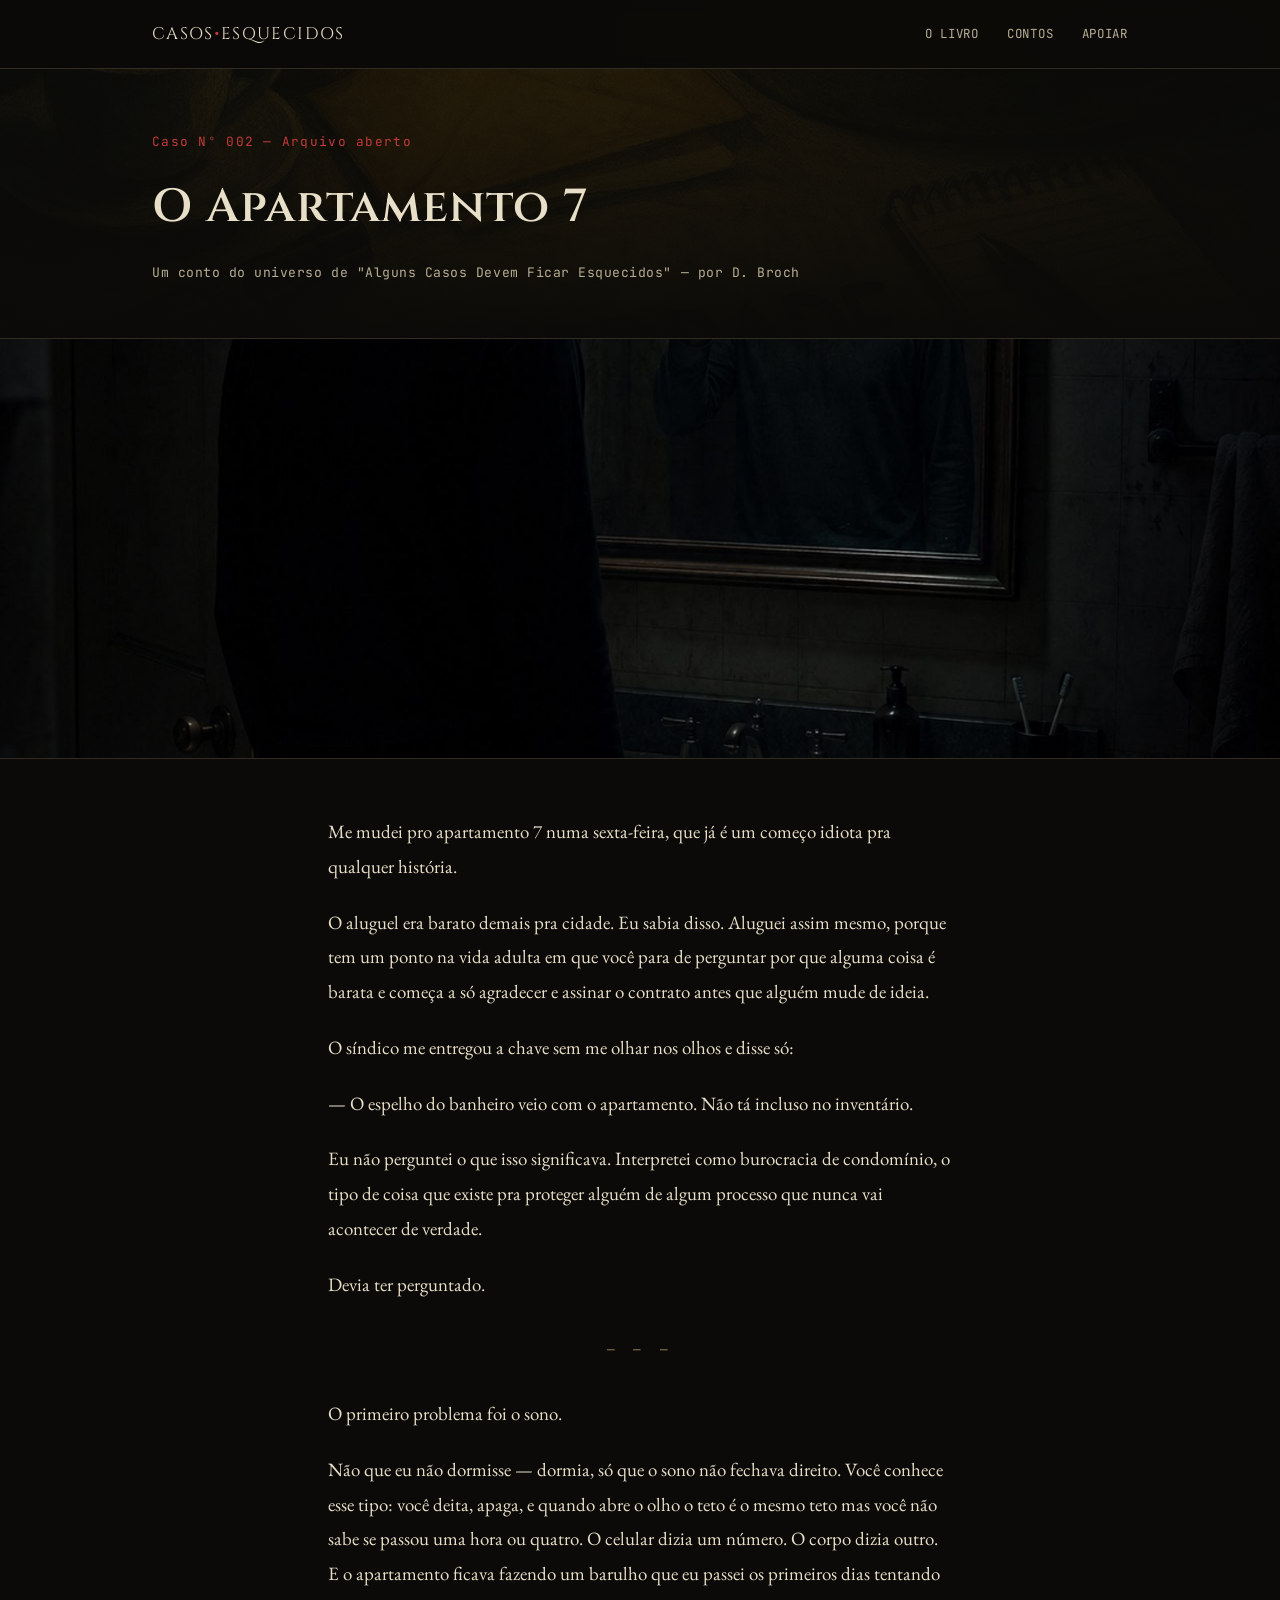
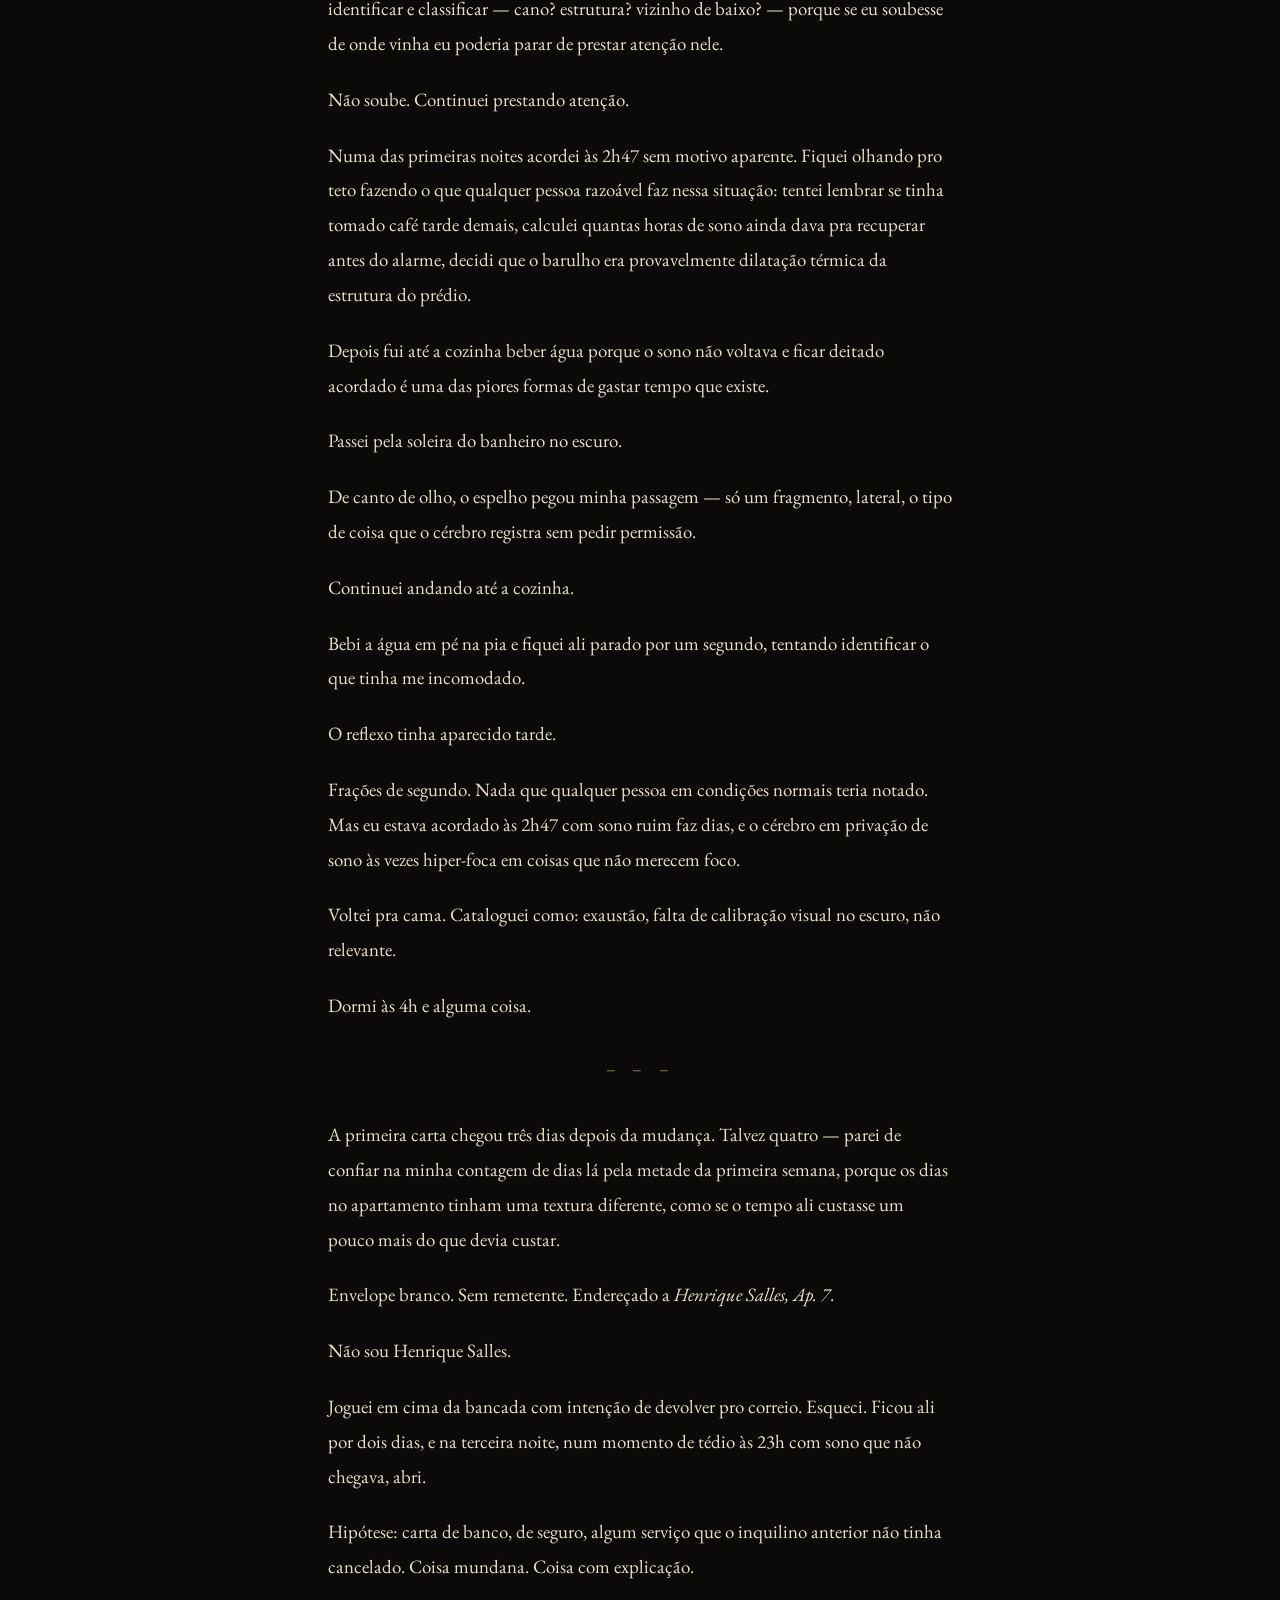
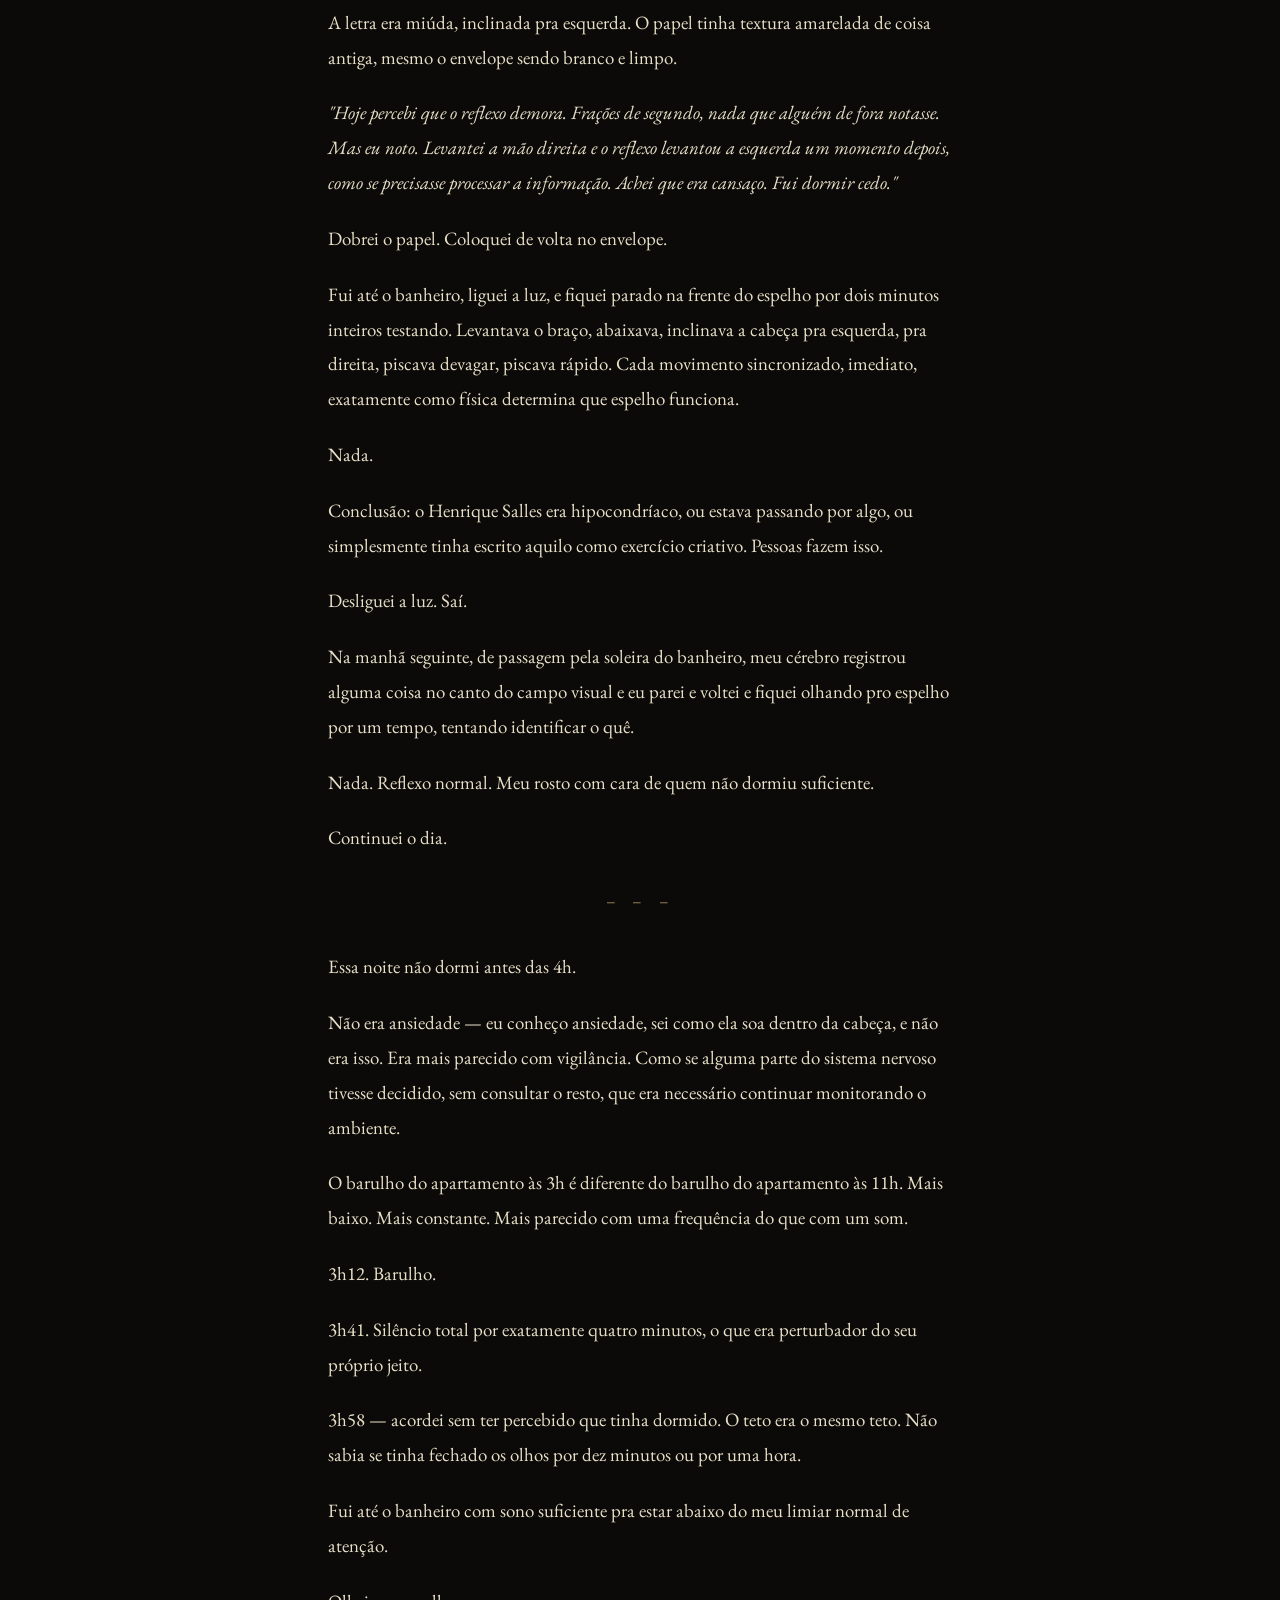
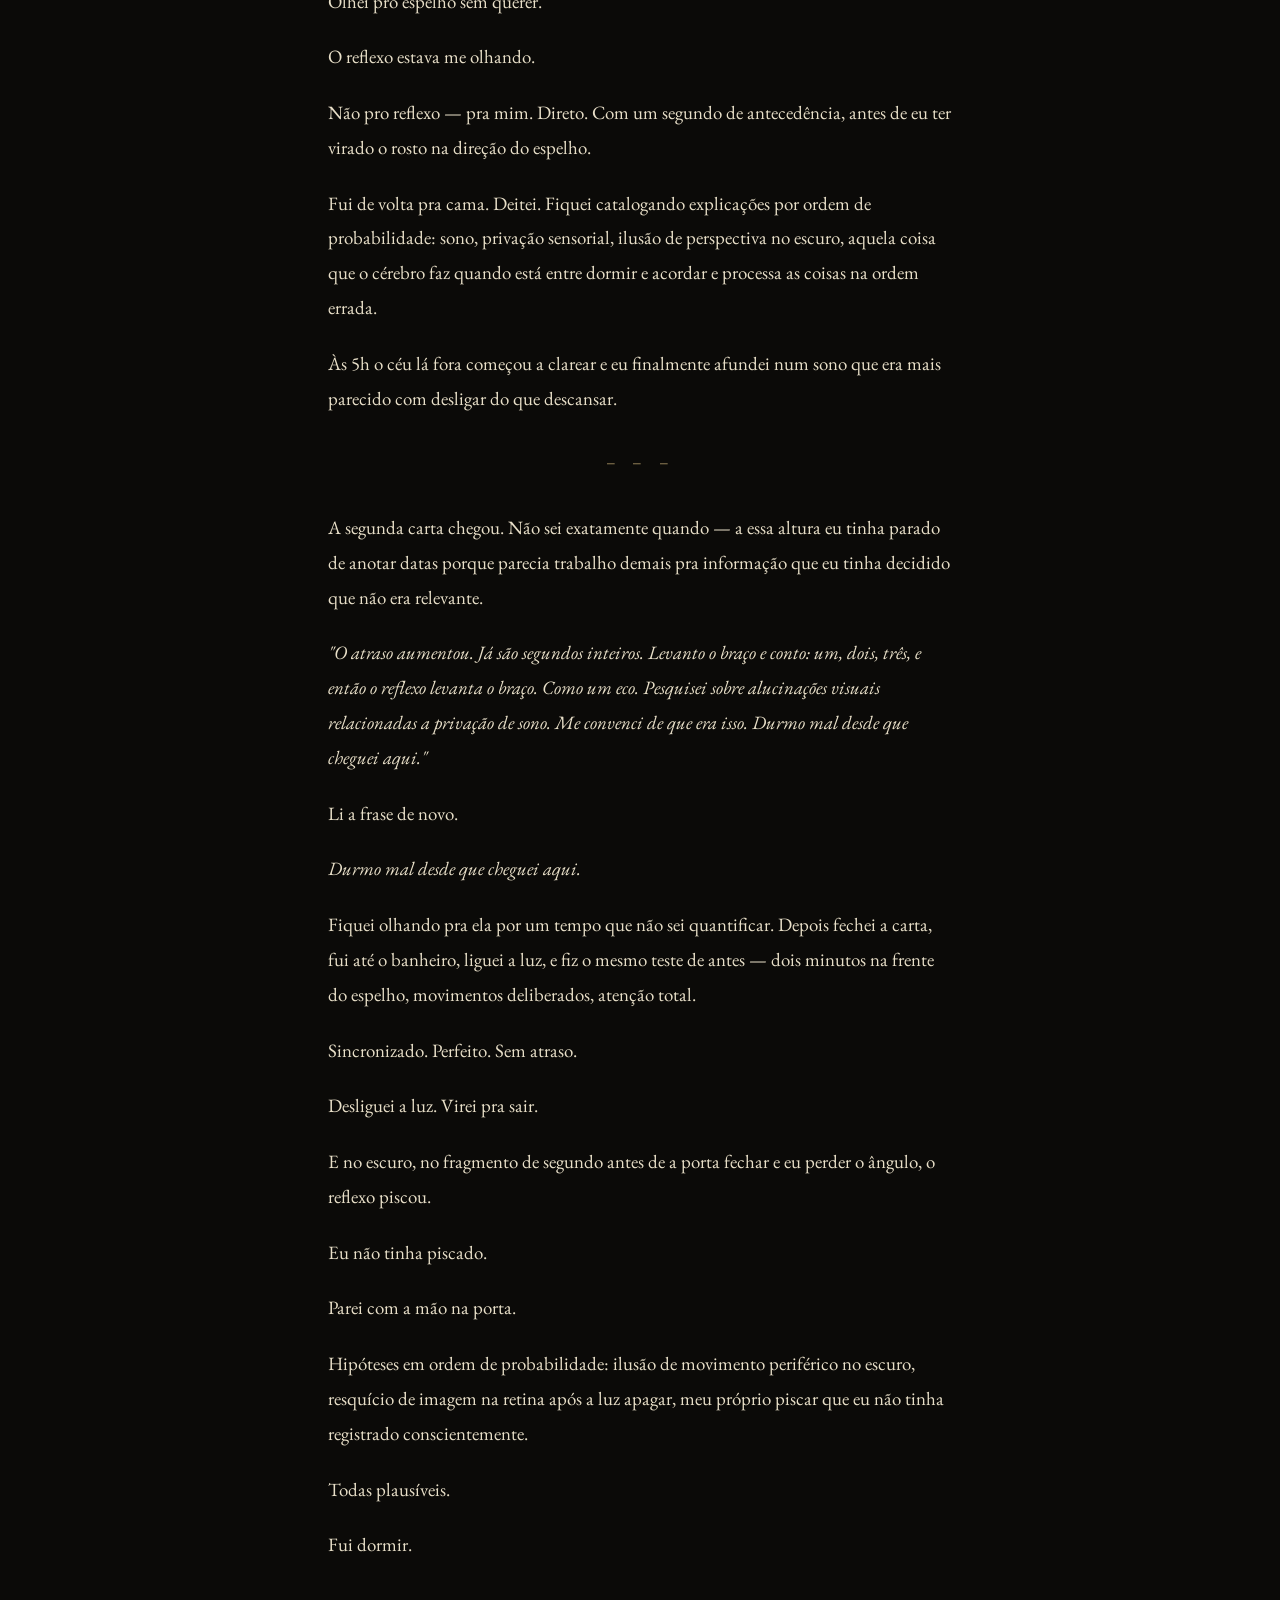
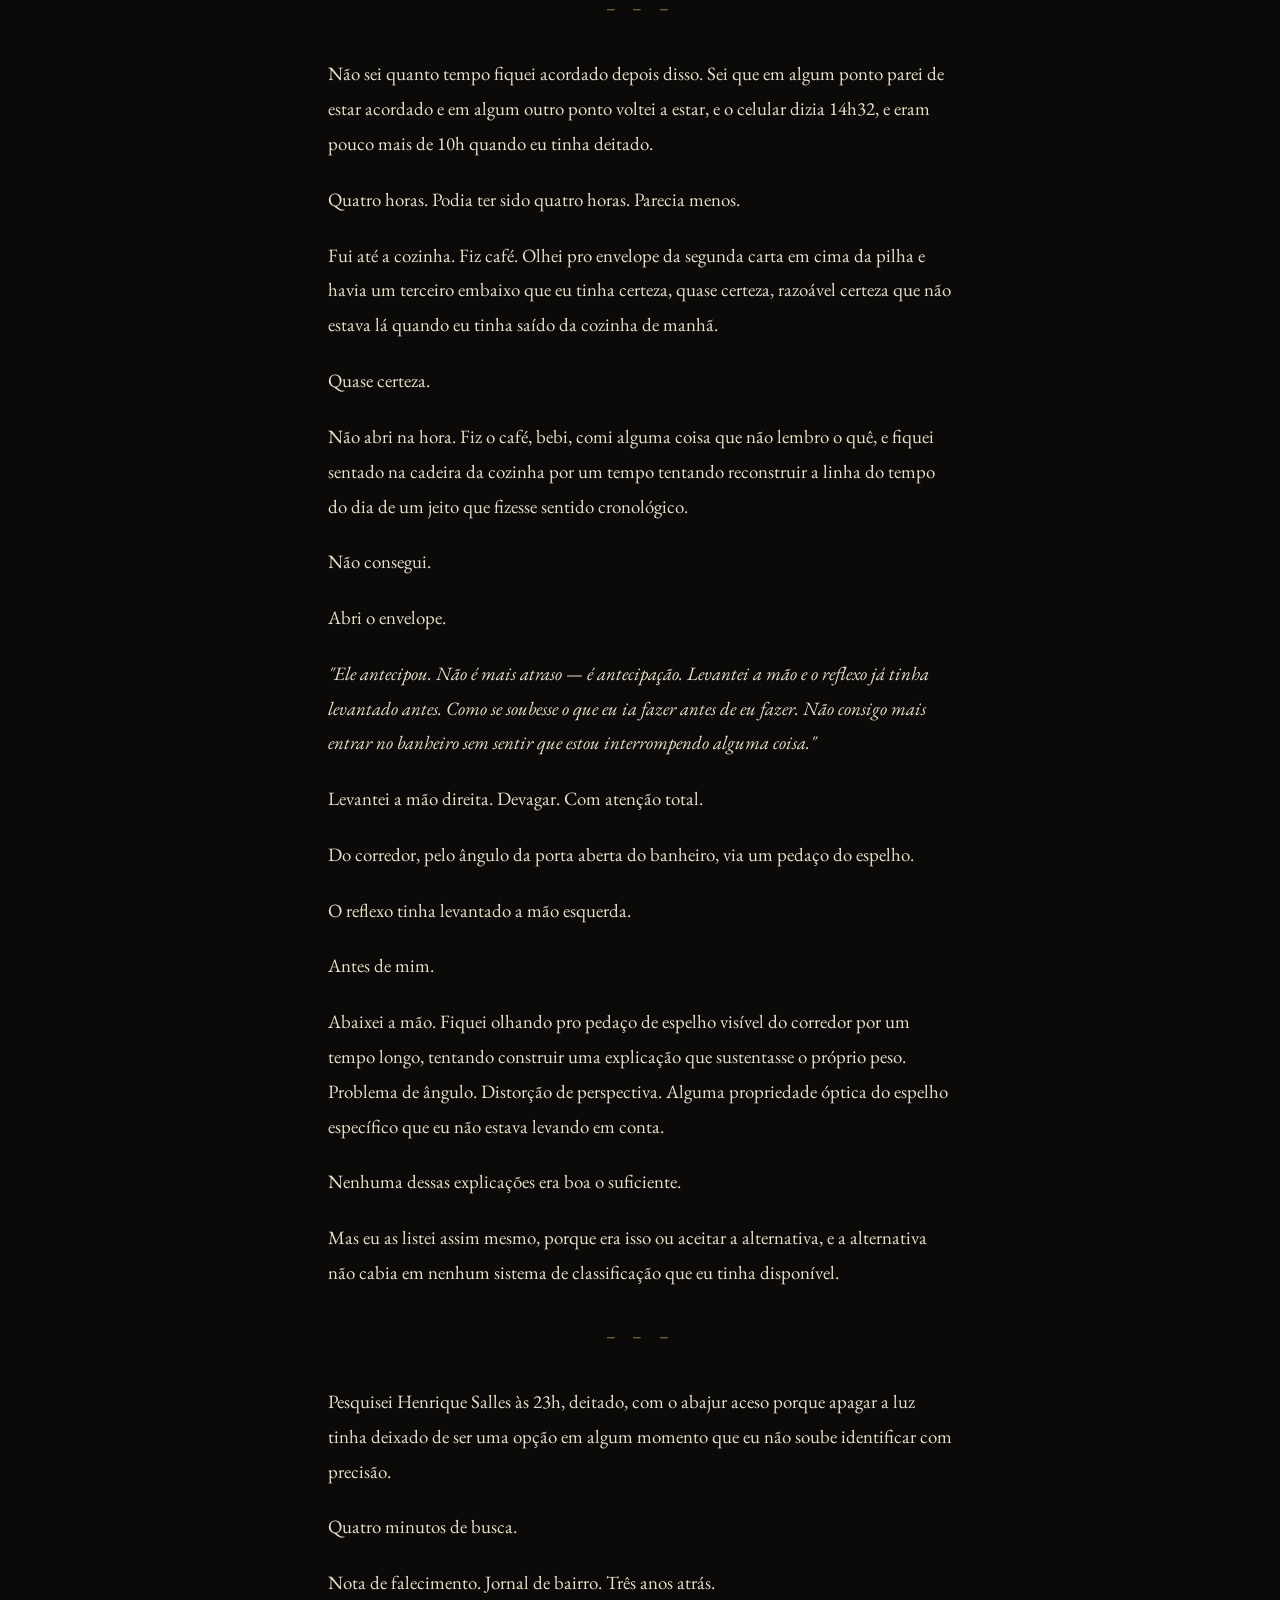
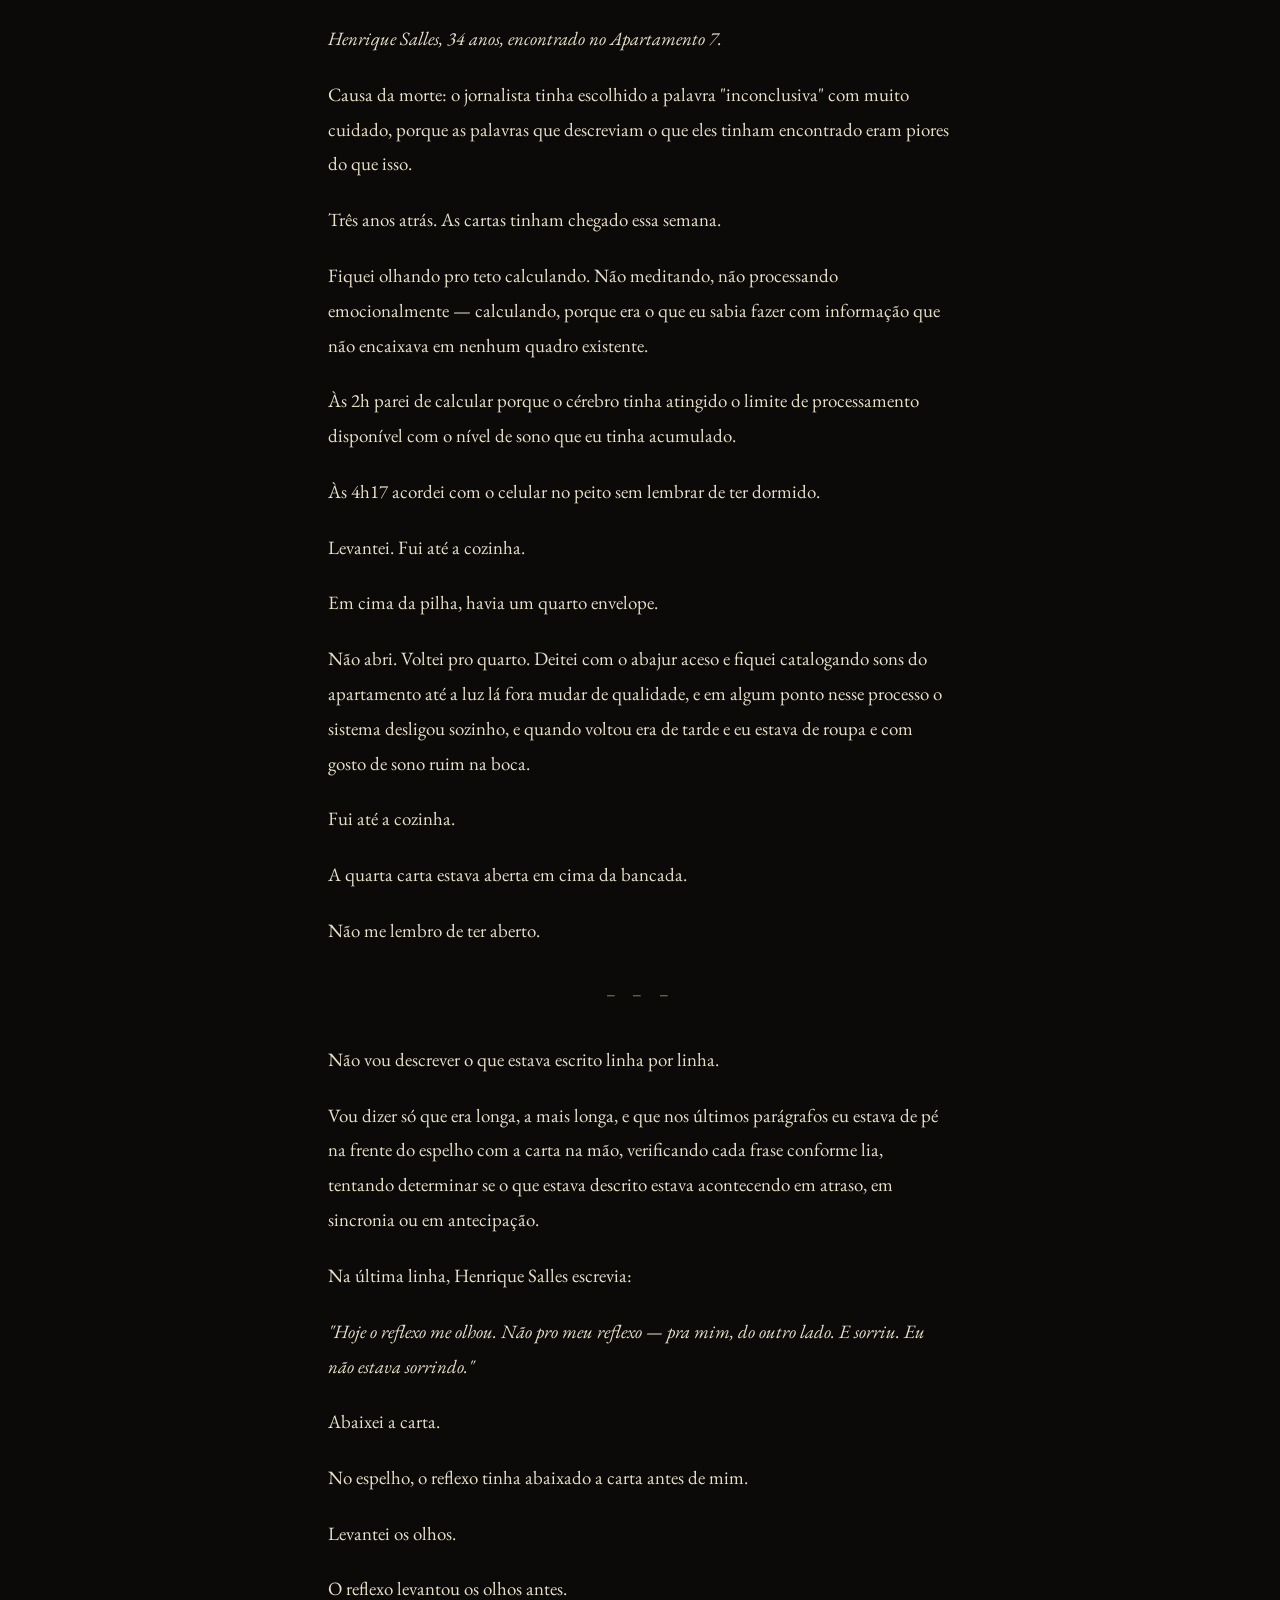
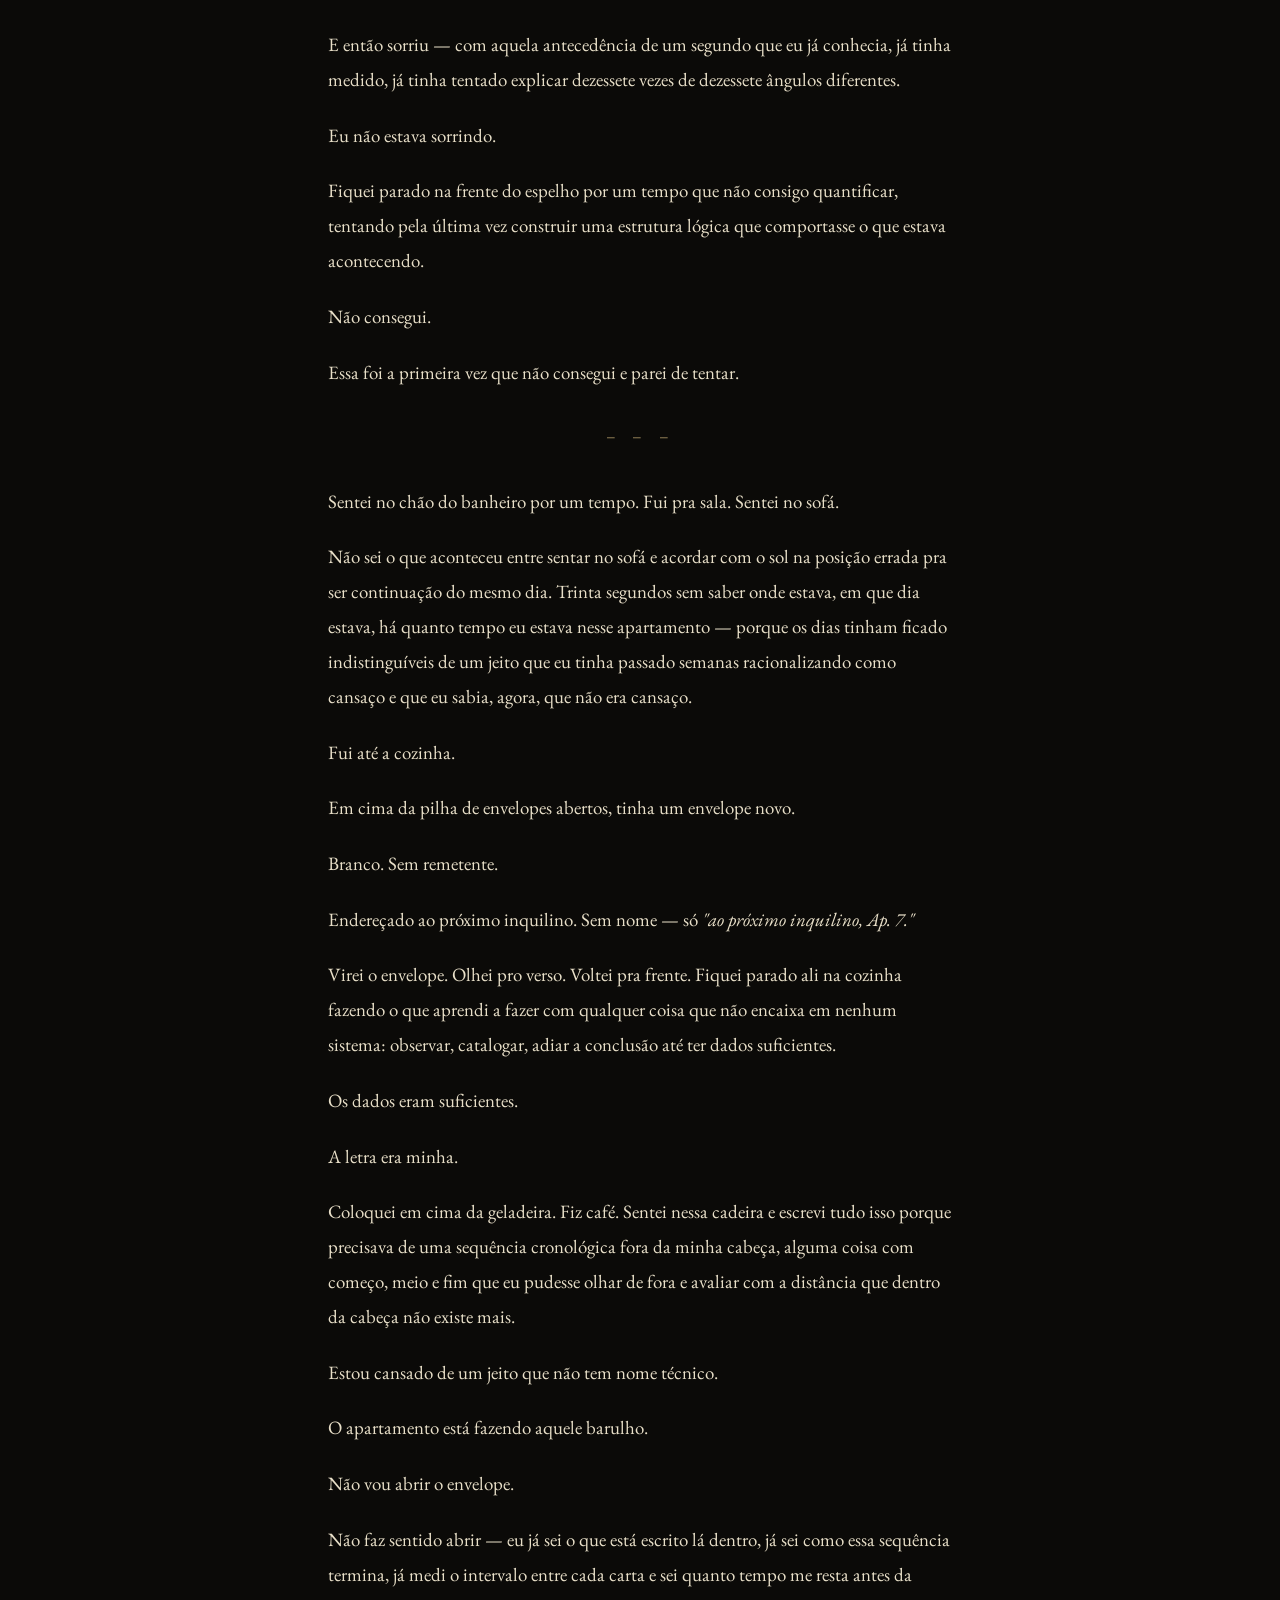
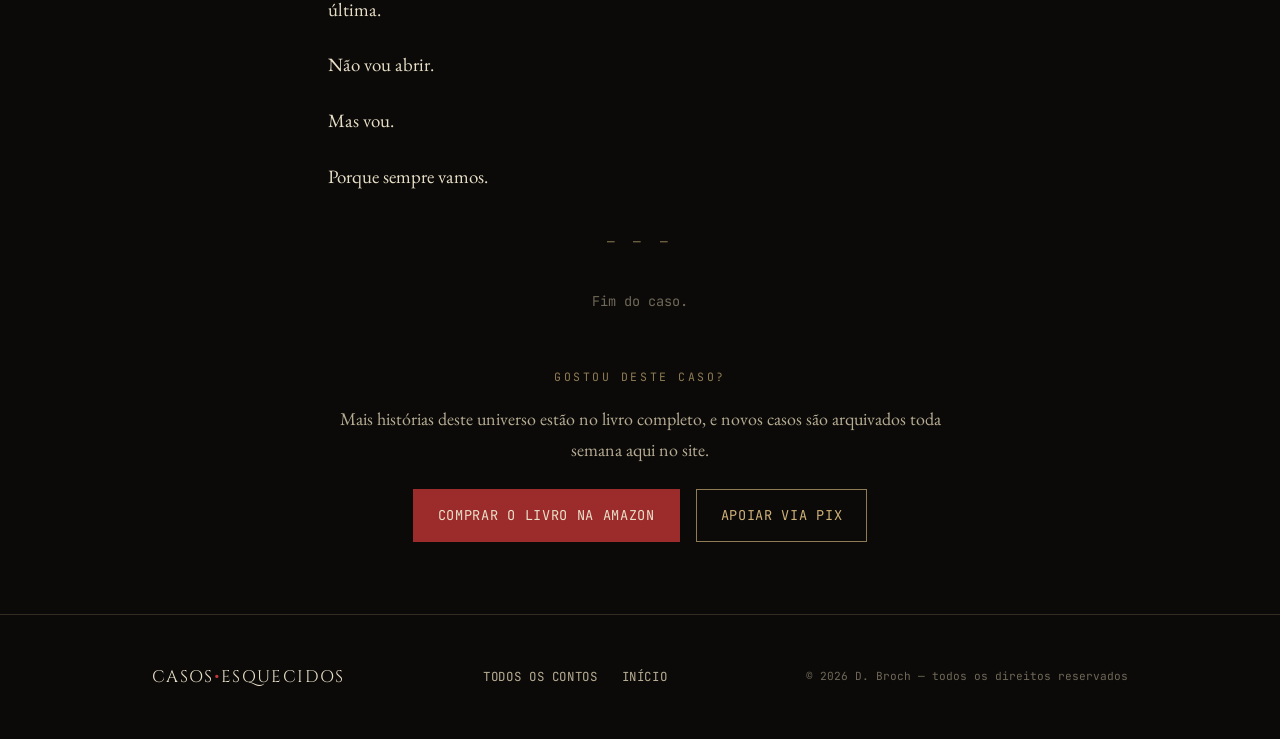
<file: contos/o-apartamento-7.html>
<!DOCTYPE html>
<html lang="pt-BR">
<head>
<meta charset="UTF-8">
<meta name="viewport" content="width=device-width, initial-scale=1.0">
<title>O Apartamento 7 — Caso Nº 002 | Casos Esquecidos</title>
<meta name="description" content="Um espelho que chegou com o apartamento. Cartas de um morto que continuam chegando. E a letra é sua. Conto de terror de D. Broch.">
<meta name="author" content="D. Broch">
<link rel="canonical" href="https://casosesquecidos.com.br/contos/o-apartamento-7.html">
<meta name="robots" content="index, follow">
<meta property="og:type" content="article">
<meta property="og:url" content="https://casosesquecidos.com.br/contos/o-apartamento-7.html">
<meta property="og:title" content="O Apartamento 7 — Conto de Terror por D. Broch">
<meta property="og:description" content="Um aluguel barato demais. Um espelho que veio com o apartamento. Cartas endereçadas a um morto — escritas em letra que você reconhece.">
<meta property="og:image" content="https://casosesquecidos.com.br/assets/capa.jpg">
<meta property="og:site_name" content="Casos Esquecidos">
<meta property="og:locale" content="pt_BR">
<meta name="twitter:card" content="summary_large_image">
<meta name="twitter:title" content="O Apartamento 7 — D. Broch">
<meta name="twitter:description" content="Um espelho que veio com o apartamento. E cartas de um morto que continuam chegando.">
<meta name="twitter:image" content="https://casosesquecidos.com.br/assets/capa.jpg">
<script type="application/ld+json">
{
  "@context": "https://schema.org",
  "@type": "ShortStory",
  "name": "O Apartamento 7",
  "author": { "@type": "Person", "name": "D. Broch" },
  "url": "https://casosesquecidos.com.br/contos/o-apartamento-7.html",
  "genre": "Terror",
  "inLanguage": "pt-BR",
  "isPartOf": { "@type": "WebSite", "name": "Casos Esquecidos", "url": "https://casosesquecidos.com.br" }
}
</script>
<link rel="preconnect" href="https://fonts.googleapis.com">
<link rel="preconnect" href="https://fonts.gstatic.com" crossorigin>
<link href="https://fonts.googleapis.com/css2?family=Cinzel:wght@500;600;700&family=EB+Garamond:ital,wght@0,400;0,500;1,400&family=JetBrains+Mono:wght@400;500&display=swap" rel="stylesheet">
<link rel="stylesheet" href="../assets/style.css">
</head>
<body>

<header class="site-header">
  <div class="container">
    <a href="../index.html" class="brand">Casos<span>•</span>Esquecidos</a>
    <nav class="site-nav">
      <a href="../index.html#livro">O Livro</a>
      <a href="../contos.html">Contos</a>
      <a href="../index.html#apoio">Apoiar</a>
    </nav>
  </div>
</header>

<div class="story-header section-bg livro-bg">
  <div class="container">
    <span class="case-number">Caso Nº 002 — Arquivo aberto</span>
    <h1>O Apartamento 7</h1>
    <p class="byline">Um conto do universo de "Alguns Casos Devem Ficar Esquecidos" — por D. Broch</p>
  </div>
</div>
<img src="../assets/contos/conto-002-o-apartamento-7.jpg"
     alt="Banheiro escuro com espelho antigo. O reflexo levanta a mão antes da pessoa real. Envelope aberto sobre a pia."
     class="story-banner" loading="eager">

<article class="story-body">

<p>Me mudei pro apartamento 7 numa sexta-feira, que já é um começo idiota pra qualquer história.</p>

<p>O aluguel era barato demais pra cidade. Eu sabia disso. Aluguei assim mesmo, porque tem um ponto na vida adulta em que você para de perguntar por que alguma coisa é barata e começa a só agradecer e assinar o contrato antes que alguém mude de ideia.</p>

<p>O síndico me entregou a chave sem me olhar nos olhos e disse só:</p>

<p>— O espelho do banheiro veio com o apartamento. Não tá incluso no inventário.</p>

<p>Eu não perguntei o que isso significava. Interpretei como burocracia de condomínio, o tipo de coisa que existe pra proteger alguém de algum processo que nunca vai acontecer de verdade.</p>

<p>Devia ter perguntado.</p>

<div class="story-divider">— — —</div>

<p>O primeiro problema foi o sono.</p>

<p>Não que eu não dormisse — dormia, só que o sono não fechava direito. Você conhece esse tipo: você deita, apaga, e quando abre o olho o teto é o mesmo teto mas você não sabe se passou uma hora ou quatro. O celular dizia um número. O corpo dizia outro. E o apartamento ficava fazendo um barulho que eu passei os primeiros dias tentando identificar e classificar — cano? estrutura? vizinho de baixo? — porque se eu soubesse de onde vinha eu poderia parar de prestar atenção nele.</p>

<p>Não soube. Continuei prestando atenção.</p>

<p>Numa das primeiras noites acordei às 2h47 sem motivo aparente. Fiquei olhando pro teto fazendo o que qualquer pessoa razoável faz nessa situação: tentei lembrar se tinha tomado café tarde demais, calculei quantas horas de sono ainda dava pra recuperar antes do alarme, decidi que o barulho era provavelmente dilatação térmica da estrutura do prédio.</p>

<p>Depois fui até a cozinha beber água porque o sono não voltava e ficar deitado acordado é uma das piores formas de gastar tempo que existe.</p>

<p>Passei pela soleira do banheiro no escuro.</p>

<p>De canto de olho, o espelho pegou minha passagem — só um fragmento, lateral, o tipo de coisa que o cérebro registra sem pedir permissão.</p>

<p>Continuei andando até a cozinha.</p>

<p>Bebi a água em pé na pia e fiquei ali parado por um segundo, tentando identificar o que tinha me incomodado.</p>

<p>O reflexo tinha aparecido tarde.</p>

<p>Frações de segundo. Nada que qualquer pessoa em condições normais teria notado. Mas eu estava acordado às 2h47 com sono ruim faz dias, e o cérebro em privação de sono às vezes hiper-foca em coisas que não merecem foco.</p>

<p>Voltei pra cama. Cataloguei como: exaustão, falta de calibração visual no escuro, não relevante.</p>

<p>Dormi às 4h e alguma coisa.</p>

<div class="story-divider">— — —</div>

<p>A primeira carta chegou três dias depois da mudança. Talvez quatro — parei de confiar na minha contagem de dias lá pela metade da primeira semana, porque os dias no apartamento tinham uma textura diferente, como se o tempo ali custasse um pouco mais do que devia custar.</p>

<p>Envelope branco. Sem remetente. Endereçado a <em>Henrique Salles, Ap. 7</em>.</p>

<p>Não sou Henrique Salles.</p>

<p>Joguei em cima da bancada com intenção de devolver pro correio. Esqueci. Ficou ali por dois dias, e na terceira noite, num momento de tédio às 23h com sono que não chegava, abri.</p>

<p>Hipótese: carta de banco, de seguro, algum serviço que o inquilino anterior não tinha cancelado. Coisa mundana. Coisa com explicação.</p>

<p>A letra era miúda, inclinada pra esquerda. O papel tinha textura amarelada de coisa antiga, mesmo o envelope sendo branco e limpo.</p>

<p><em>"Hoje percebi que o reflexo demora. Frações de segundo, nada que alguém de fora notasse. Mas eu noto. Levantei a mão direita e o reflexo levantou a esquerda um momento depois, como se precisasse processar a informação. Achei que era cansaço. Fui dormir cedo."</em></p>

<p>Dobrei o papel. Coloquei de volta no envelope.</p>

<p>Fui até o banheiro, liguei a luz, e fiquei parado na frente do espelho por dois minutos inteiros testando. Levantava o braço, abaixava, inclinava a cabeça pra esquerda, pra direita, piscava devagar, piscava rápido. Cada movimento sincronizado, imediato, exatamente como física determina que espelho funciona.</p>

<p>Nada.</p>

<p>Conclusão: o Henrique Salles era hipocondríaco, ou estava passando por algo, ou simplesmente tinha escrito aquilo como exercício criativo. Pessoas fazem isso.</p>

<p>Desliguei a luz. Saí.</p>

<p>Na manhã seguinte, de passagem pela soleira do banheiro, meu cérebro registrou alguma coisa no canto do campo visual e eu parei e voltei e fiquei olhando pro espelho por um tempo, tentando identificar o quê.</p>

<p>Nada. Reflexo normal. Meu rosto com cara de quem não dormiu suficiente.</p>

<p>Continuei o dia.</p>

<div class="story-divider">— — —</div>

<p>Essa noite não dormi antes das 4h.</p>

<p>Não era ansiedade — eu conheço ansiedade, sei como ela soa dentro da cabeça, e não era isso. Era mais parecido com vigilância. Como se alguma parte do sistema nervoso tivesse decidido, sem consultar o resto, que era necessário continuar monitorando o ambiente.</p>

<p>O barulho do apartamento às 3h é diferente do barulho do apartamento às 11h. Mais baixo. Mais constante. Mais parecido com uma frequência do que com um som.</p>

<p>3h12. Barulho.</p>

<p>3h41. Silêncio total por exatamente quatro minutos, o que era perturbador do seu próprio jeito.</p>

<p>3h58 — acordei sem ter percebido que tinha dormido. O teto era o mesmo teto. Não sabia se tinha fechado os olhos por dez minutos ou por uma hora.</p>

<p>Fui até o banheiro com sono suficiente pra estar abaixo do meu limiar normal de atenção.</p>

<p>Olhei pro espelho sem querer.</p>

<p>O reflexo estava me olhando.</p>

<p>Não pro reflexo — pra mim. Direto. Com um segundo de antecedência, antes de eu ter virado o rosto na direção do espelho.</p>

<p>Fui de volta pra cama. Deitei. Fiquei catalogando explicações por ordem de probabilidade: sono, privação sensorial, ilusão de perspectiva no escuro, aquela coisa que o cérebro faz quando está entre dormir e acordar e processa as coisas na ordem errada.</p>

<p>Às 5h o céu lá fora começou a clarear e eu finalmente afundei num sono que era mais parecido com desligar do que descansar.</p>

<div class="story-divider">— — —</div>

<p>A segunda carta chegou. Não sei exatamente quando — a essa altura eu tinha parado de anotar datas porque parecia trabalho demais pra informação que eu tinha decidido que não era relevante.</p>

<p><em>"O atraso aumentou. Já são segundos inteiros. Levanto o braço e conto: um, dois, três, e então o reflexo levanta o braço. Como um eco. Pesquisei sobre alucinações visuais relacionadas a privação de sono. Me convenci de que era isso. Durmo mal desde que cheguei aqui."</em></p>

<p>Li a frase de novo.</p>

<p><em>Durmo mal desde que cheguei aqui.</em></p>

<p>Fiquei olhando pra ela por um tempo que não sei quantificar. Depois fechei a carta, fui até o banheiro, liguei a luz, e fiz o mesmo teste de antes — dois minutos na frente do espelho, movimentos deliberados, atenção total.</p>

<p>Sincronizado. Perfeito. Sem atraso.</p>

<p>Desliguei a luz. Virei pra sair.</p>

<p>E no escuro, no fragmento de segundo antes de a porta fechar e eu perder o ângulo, o reflexo piscou.</p>

<p>Eu não tinha piscado.</p>

<p>Parei com a mão na porta.</p>

<p>Hipóteses em ordem de probabilidade: ilusão de movimento periférico no escuro, resquício de imagem na retina após a luz apagar, meu próprio piscar que eu não tinha registrado conscientemente.</p>

<p>Todas plausíveis.</p>

<p>Fui dormir.</p>

<div class="story-divider">— — —</div>

<p>Não sei quanto tempo fiquei acordado depois disso. Sei que em algum ponto parei de estar acordado e em algum outro ponto voltei a estar, e o celular dizia 14h32, e eram pouco mais de 10h quando eu tinha deitado.</p>

<p>Quatro horas. Podia ter sido quatro horas. Parecia menos.</p>

<p>Fui até a cozinha. Fiz café. Olhei pro envelope da segunda carta em cima da pilha e havia um terceiro embaixo que eu tinha certeza, quase certeza, razoável certeza que não estava lá quando eu tinha saído da cozinha de manhã.</p>

<p>Quase certeza.</p>

<p>Não abri na hora. Fiz o café, bebi, comi alguma coisa que não lembro o quê, e fiquei sentado na cadeira da cozinha por um tempo tentando reconstruir a linha do tempo do dia de um jeito que fizesse sentido cronológico.</p>

<p>Não consegui.</p>

<p>Abri o envelope.</p>

<p><em>"Ele antecipou. Não é mais atraso — é antecipação. Levantei a mão e o reflexo já tinha levantado antes. Como se soubesse o que eu ia fazer antes de eu fazer. Não consigo mais entrar no banheiro sem sentir que estou interrompendo alguma coisa."</em></p>

<p>Levantei a mão direita. Devagar. Com atenção total.</p>

<p>Do corredor, pelo ângulo da porta aberta do banheiro, via um pedaço do espelho.</p>

<p>O reflexo tinha levantado a mão esquerda.</p>

<p>Antes de mim.</p>

<p>Abaixei a mão. Fiquei olhando pro pedaço de espelho visível do corredor por um tempo longo, tentando construir uma explicação que sustentasse o próprio peso. Problema de ângulo. Distorção de perspectiva. Alguma propriedade óptica do espelho específico que eu não estava levando em conta.</p>

<p>Nenhuma dessas explicações era boa o suficiente.</p>

<p>Mas eu as listei assim mesmo, porque era isso ou aceitar a alternativa, e a alternativa não cabia em nenhum sistema de classificação que eu tinha disponível.</p>

<div class="story-divider">— — —</div>

<p>Pesquisei Henrique Salles às 23h, deitado, com o abajur aceso porque apagar a luz tinha deixado de ser uma opção em algum momento que eu não soube identificar com precisão.</p>

<p>Quatro minutos de busca.</p>

<p>Nota de falecimento. Jornal de bairro. Três anos atrás.</p>

<p><em>Henrique Salles, 34 anos, encontrado no Apartamento 7.</em></p>

<p>Causa da morte: o jornalista tinha escolhido a palavra "inconclusiva" com muito cuidado, porque as palavras que descreviam o que eles tinham encontrado eram piores do que isso.</p>

<p>Três anos atrás. As cartas tinham chegado essa semana.</p>

<p>Fiquei olhando pro teto calculando. Não meditando, não processando emocionalmente — calculando, porque era o que eu sabia fazer com informação que não encaixava em nenhum quadro existente.</p>

<p>Às 2h parei de calcular porque o cérebro tinha atingido o limite de processamento disponível com o nível de sono que eu tinha acumulado.</p>

<p>Às 4h17 acordei com o celular no peito sem lembrar de ter dormido.</p>

<p>Levantei. Fui até a cozinha.</p>

<p>Em cima da pilha, havia um quarto envelope.</p>

<p>Não abri. Voltei pro quarto. Deitei com o abajur aceso e fiquei catalogando sons do apartamento até a luz lá fora mudar de qualidade, e em algum ponto nesse processo o sistema desligou sozinho, e quando voltou era de tarde e eu estava de roupa e com gosto de sono ruim na boca.</p>

<p>Fui até a cozinha.</p>

<p>A quarta carta estava aberta em cima da bancada.</p>

<p>Não me lembro de ter aberto.</p>

<div class="story-divider">— — —</div>

<p>Não vou descrever o que estava escrito linha por linha.</p>

<p>Vou dizer só que era longa, a mais longa, e que nos últimos parágrafos eu estava de pé na frente do espelho com a carta na mão, verificando cada frase conforme lia, tentando determinar se o que estava descrito estava acontecendo em atraso, em sincronia ou em antecipação.</p>

<p>Na última linha, Henrique Salles escrevia:</p>

<p><em>"Hoje o reflexo me olhou. Não pro meu reflexo — pra mim, do outro lado. E sorriu. Eu não estava sorrindo."</em></p>

<p>Abaixei a carta.</p>

<p>No espelho, o reflexo tinha abaixado a carta antes de mim.</p>

<p>Levantei os olhos.</p>

<p>O reflexo levantou os olhos antes.</p>

<p>E então sorriu — com aquela antecedência de um segundo que eu já conhecia, já tinha medido, já tinha tentado explicar dezessete vezes de dezessete ângulos diferentes.</p>

<p>Eu não estava sorrindo.</p>

<p>Fiquei parado na frente do espelho por um tempo que não consigo quantificar, tentando pela última vez construir uma estrutura lógica que comportasse o que estava acontecendo.</p>

<p>Não consegui.</p>

<p>Essa foi a primeira vez que não consegui e parei de tentar.</p>

<div class="story-divider">— — —</div>

<p>Sentei no chão do banheiro por um tempo. Fui pra sala. Sentei no sofá.</p>

<p>Não sei o que aconteceu entre sentar no sofá e acordar com o sol na posição errada pra ser continuação do mesmo dia. Trinta segundos sem saber onde estava, em que dia estava, há quanto tempo eu estava nesse apartamento — porque os dias tinham ficado indistinguíveis de um jeito que eu tinha passado semanas racionalizando como cansaço e que eu sabia, agora, que não era cansaço.</p>

<p>Fui até a cozinha.</p>

<p>Em cima da pilha de envelopes abertos, tinha um envelope novo.</p>

<p>Branco. Sem remetente.</p>

<p>Endereçado ao próximo inquilino. Sem nome — só <em>"ao próximo inquilino, Ap. 7."</em></p>

<p>Virei o envelope. Olhei pro verso. Voltei pra frente. Fiquei parado ali na cozinha fazendo o que aprendi a fazer com qualquer coisa que não encaixa em nenhum sistema: observar, catalogar, adiar a conclusão até ter dados suficientes.</p>

<p>Os dados eram suficientes.</p>

<p>A letra era minha.</p>

<p>Coloquei em cima da geladeira. Fiz café. Sentei nessa cadeira e escrevi tudo isso porque precisava de uma sequência cronológica fora da minha cabeça, alguma coisa com começo, meio e fim que eu pudesse olhar de fora e avaliar com a distância que dentro da cabeça não existe mais.</p>

<p>Estou cansado de um jeito que não tem nome técnico.</p>

<p>O apartamento está fazendo aquele barulho.</p>

<p>Não vou abrir o envelope.</p>

<p>Não faz sentido abrir — eu já sei o que está escrito lá dentro, já sei como essa sequência termina, já medi o intervalo entre cada carta e sei quanto tempo me resta antes da última.</p>

<p>Não vou abrir.</p>

<p>Mas vou.</p>

<p>Porque sempre vamos.</p>

<div class="story-divider">— — —</div>

<p style="text-align:center; color: var(--muted); font-family: var(--font-mono); font-size: 0.85rem;">Fim do caso.</p>

</article>

<div class="story-end">
  <span class="eyebrow">Gostou deste caso?</span>
  <p style="color: var(--paper-dim);">Mais histórias deste universo estão no livro completo, e novos casos são arquivados toda semana aqui no site.</p>
  <div class="story-end-actions">
    <a class="btn btn-primary" href="https://www.amazon.com.br/dp/B0F6D1LXSV" target="_blank" rel="noopener">Comprar o livro na Amazon</a>
    <a class="btn btn-ghost" href="../index.html#apoio">Apoiar via Pix</a>
  </div>
</div>

<footer class="site-footer">
  <div class="container">
    <span class="brand">Casos<span>•</span>Esquecidos</span>
    <nav class="footer-links">
      <a href="../contos.html">Todos os contos</a>
      <a href="../index.html">Início</a>
    </nav>
    <span class="footer-note">© 2026 D. Broch — todos os direitos reservados</span>
  </div>
</footer>

</body>
</html>
</file>
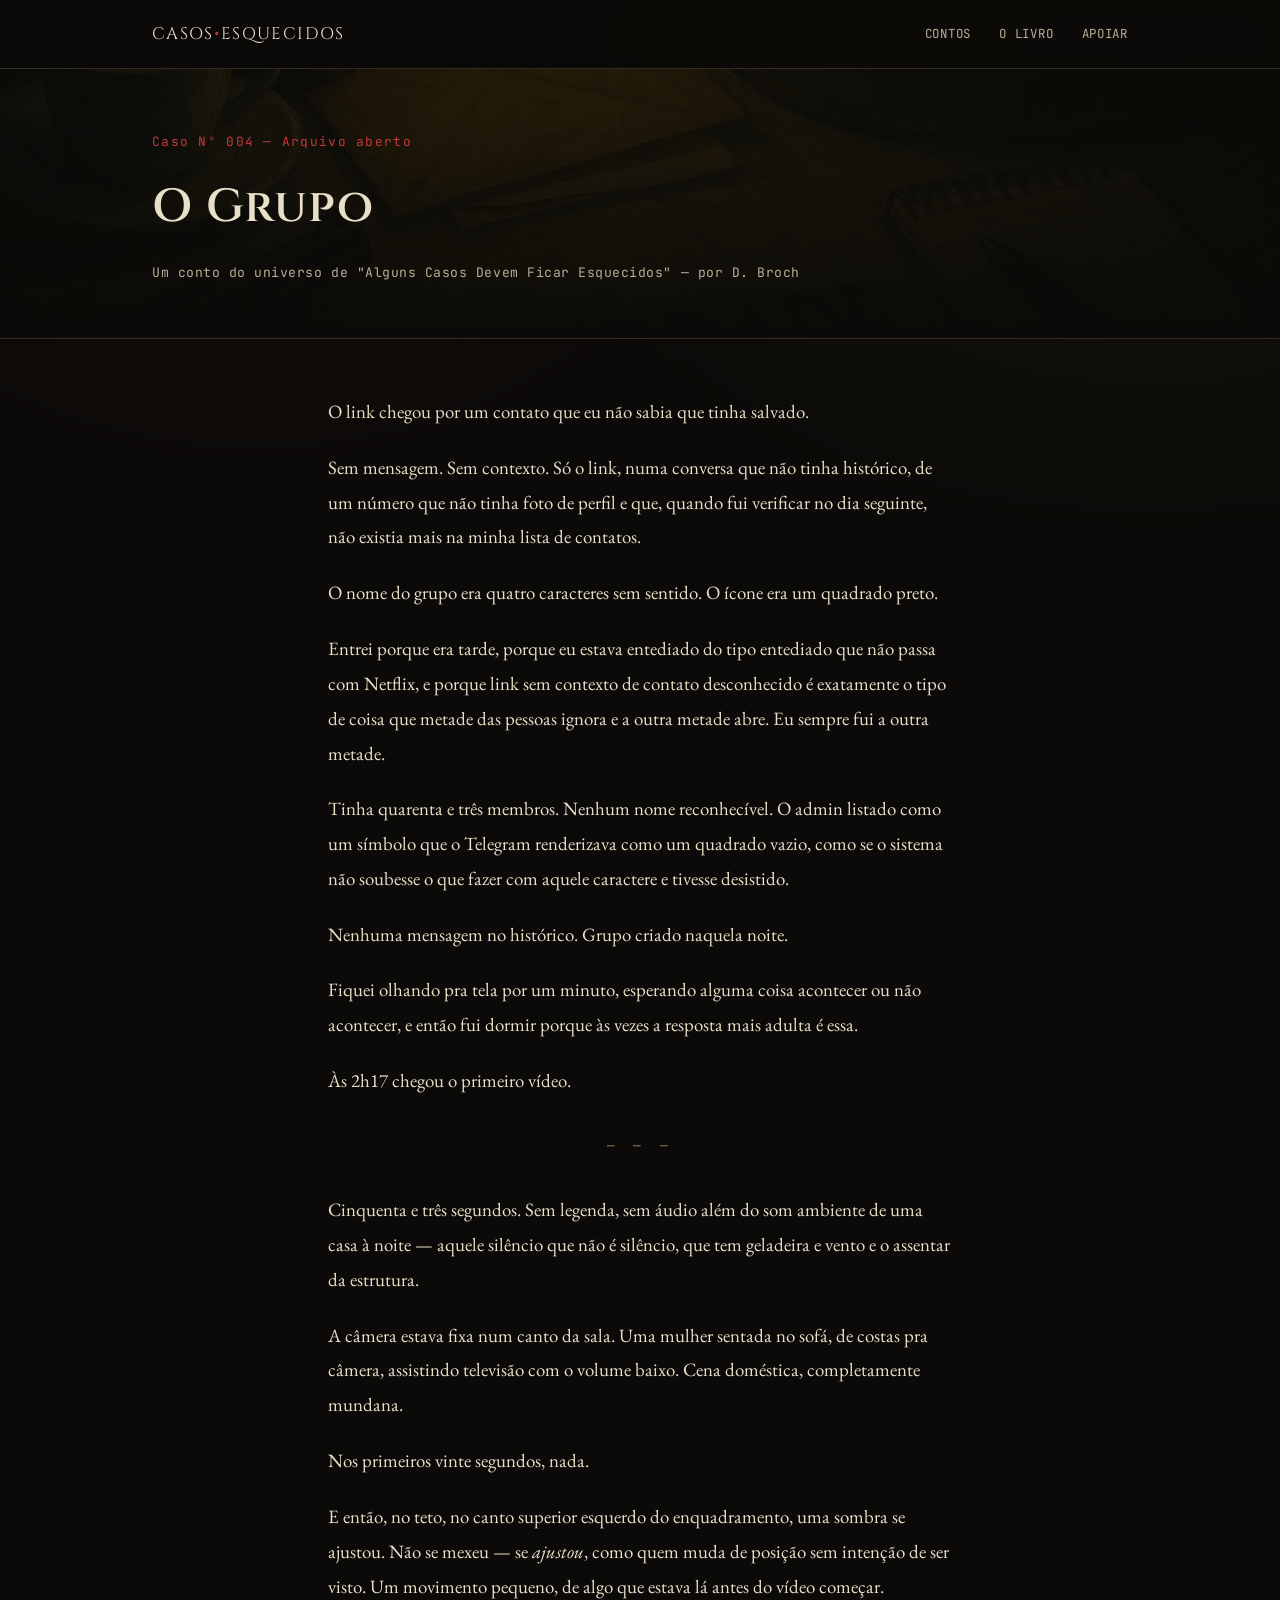
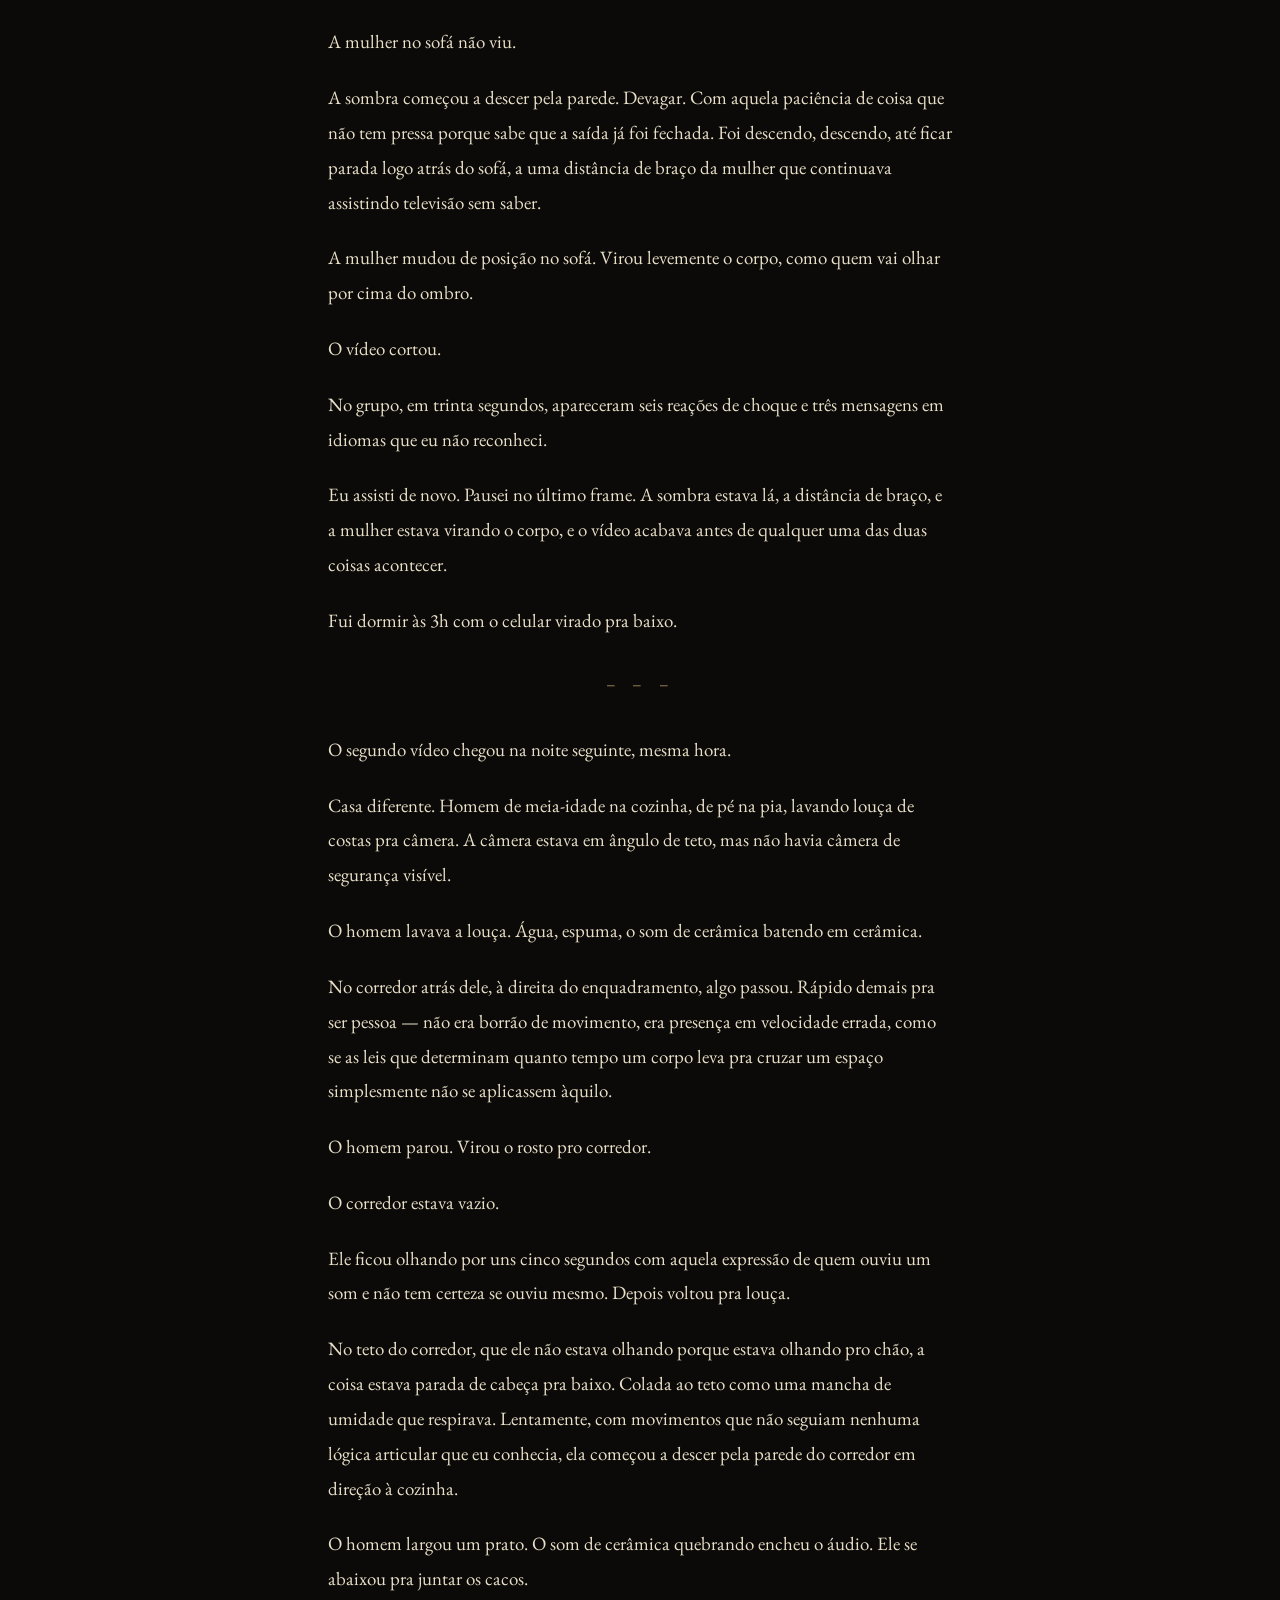
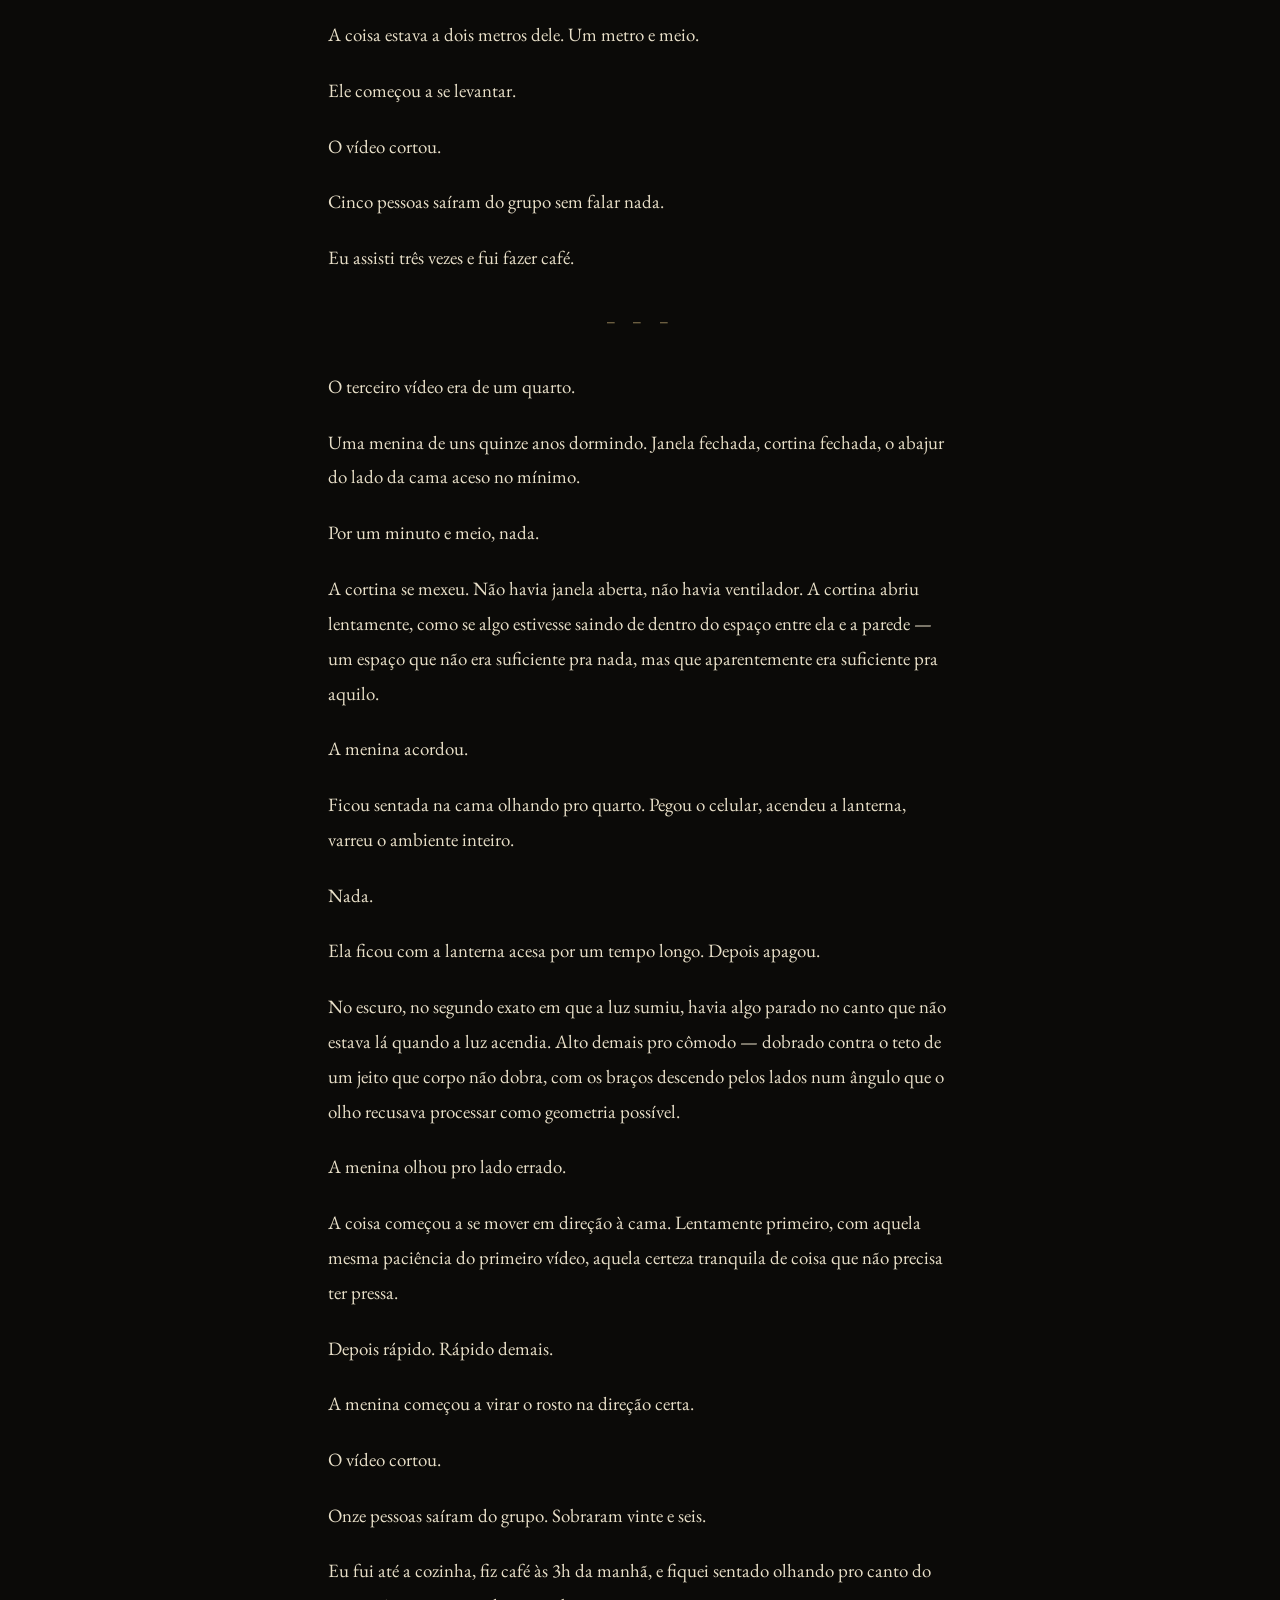
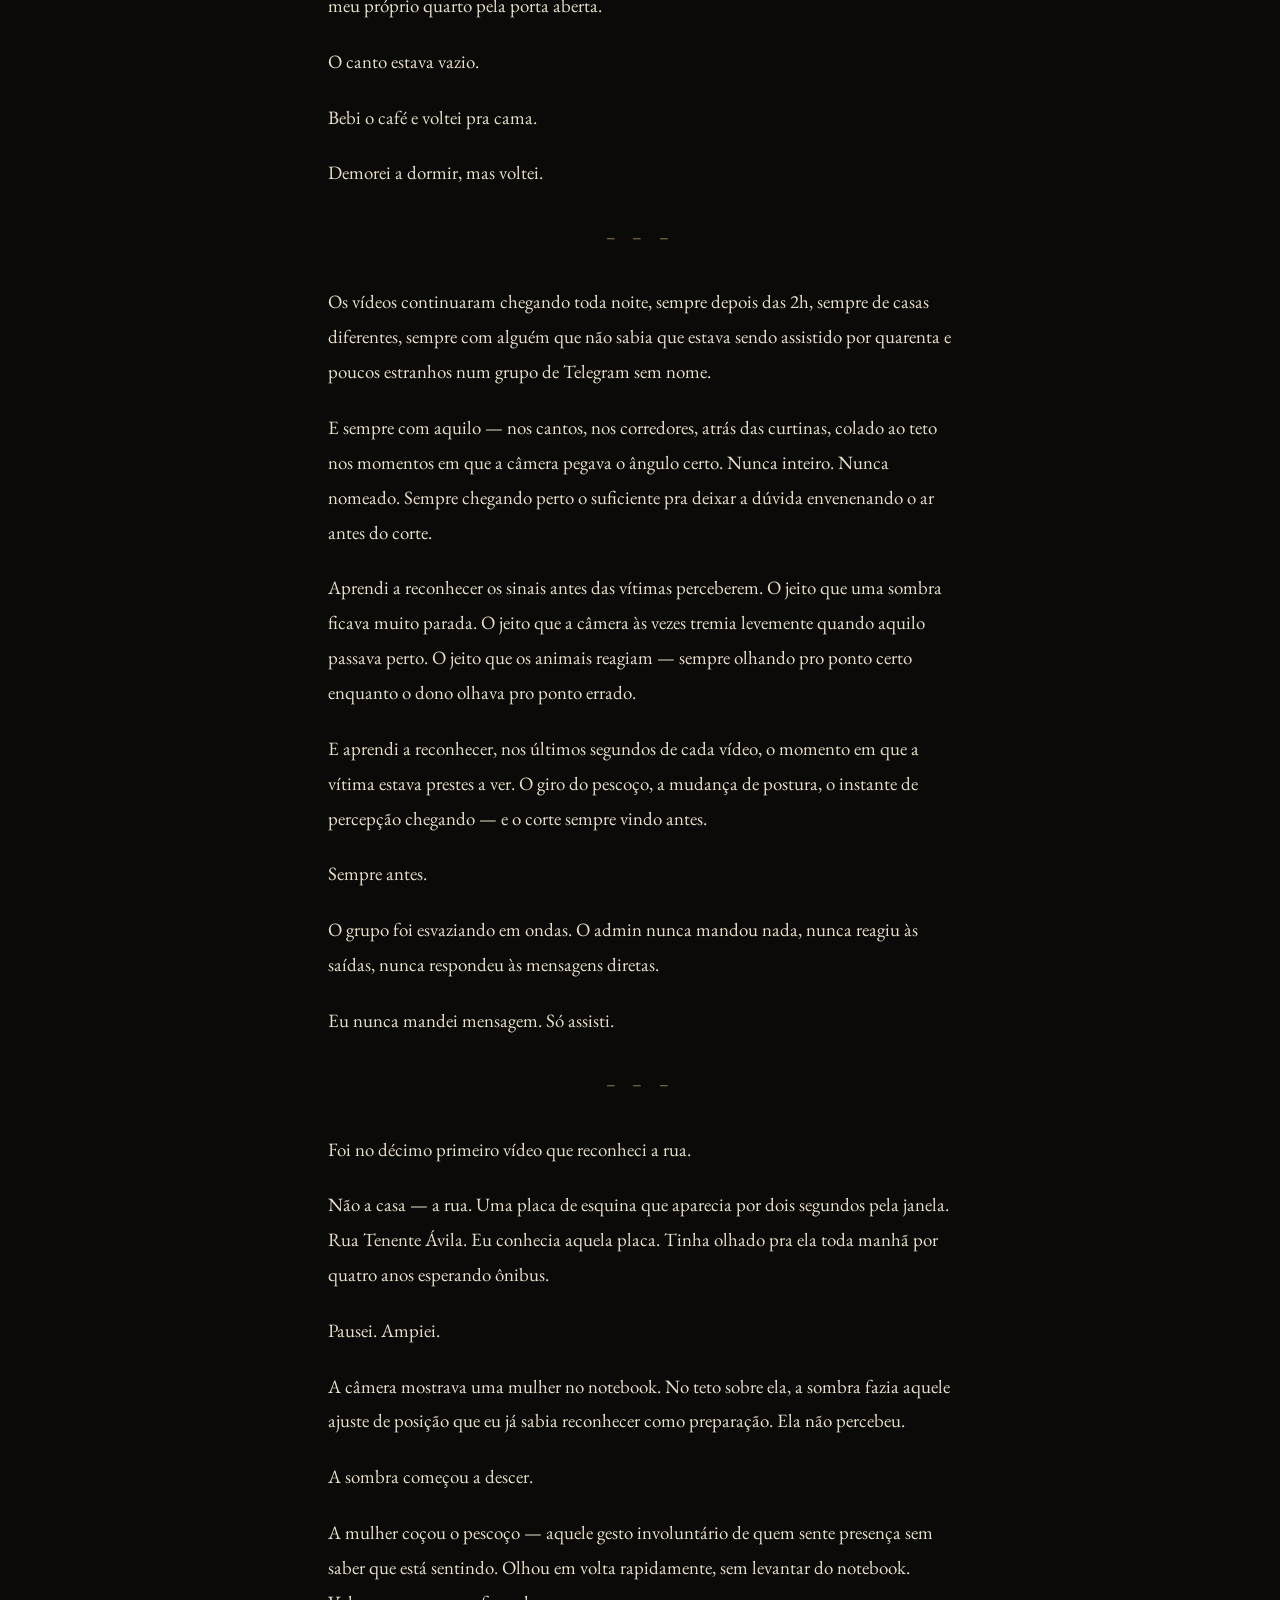
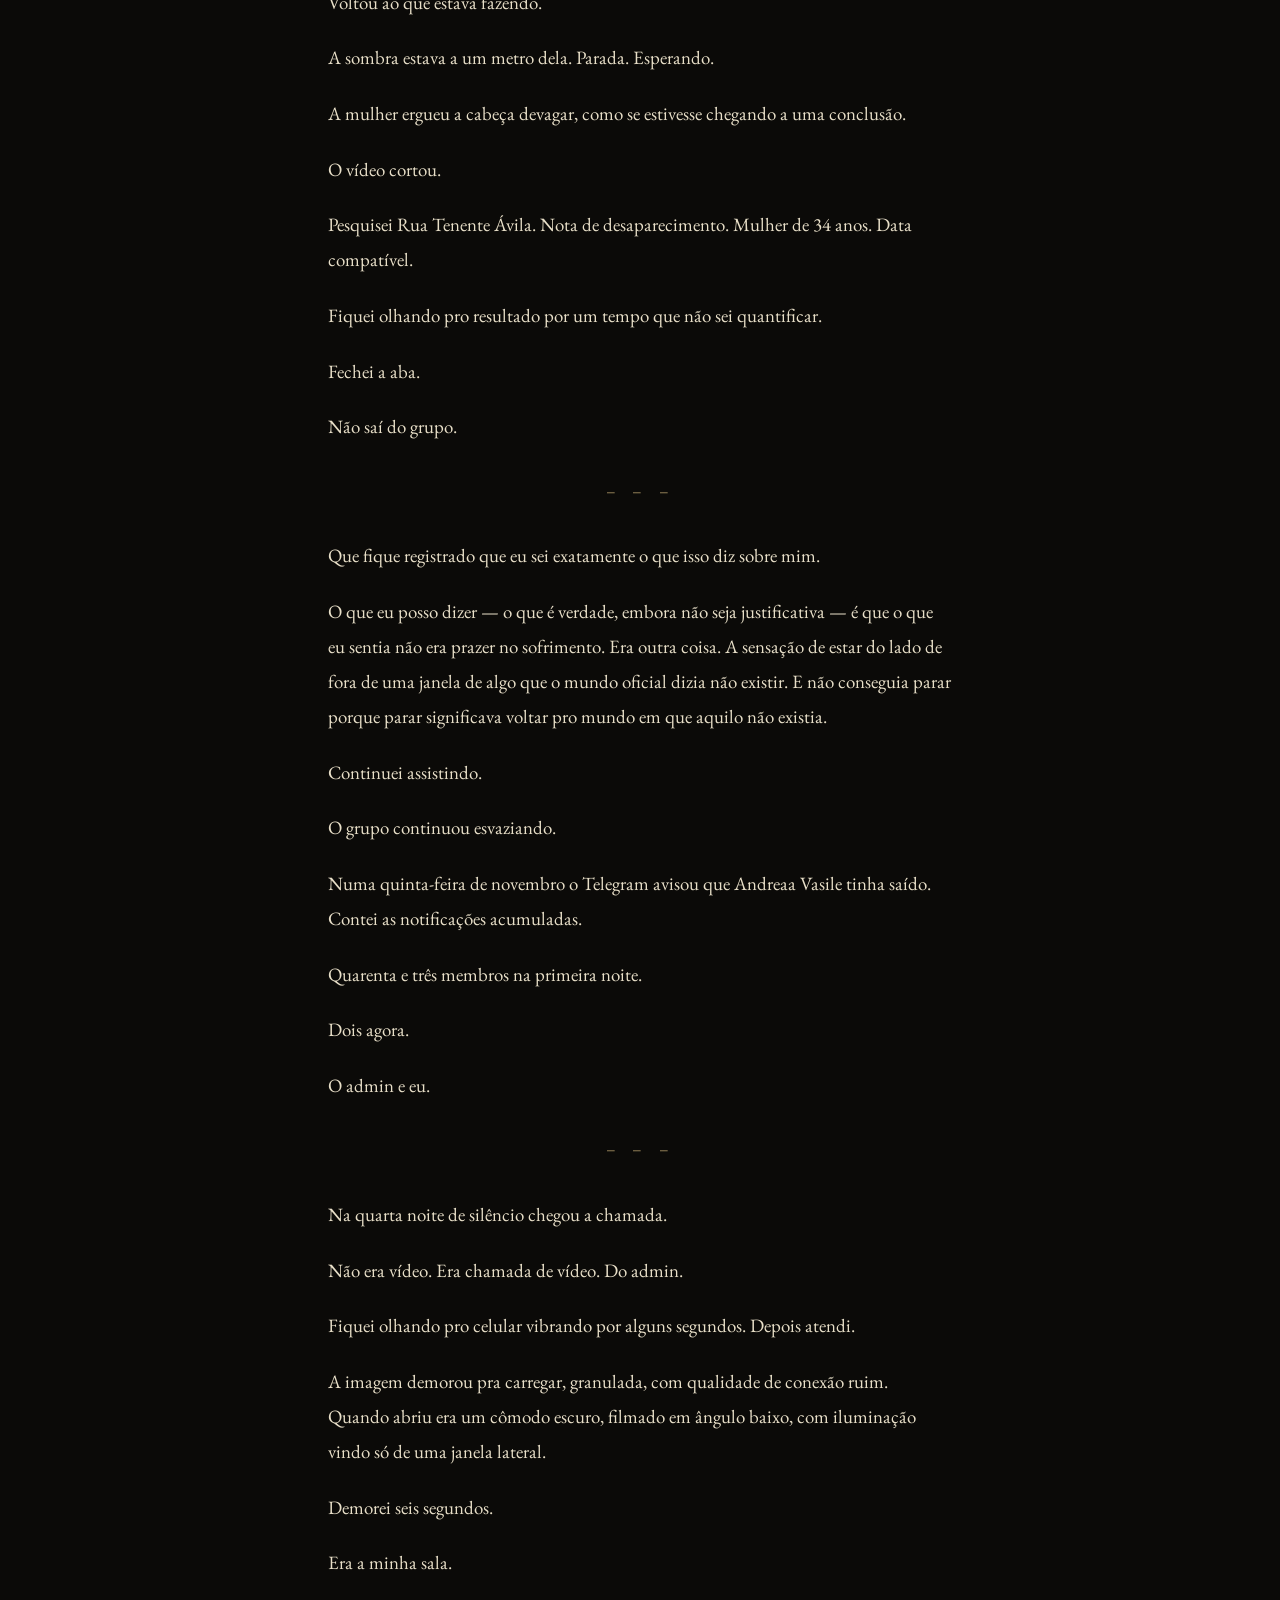
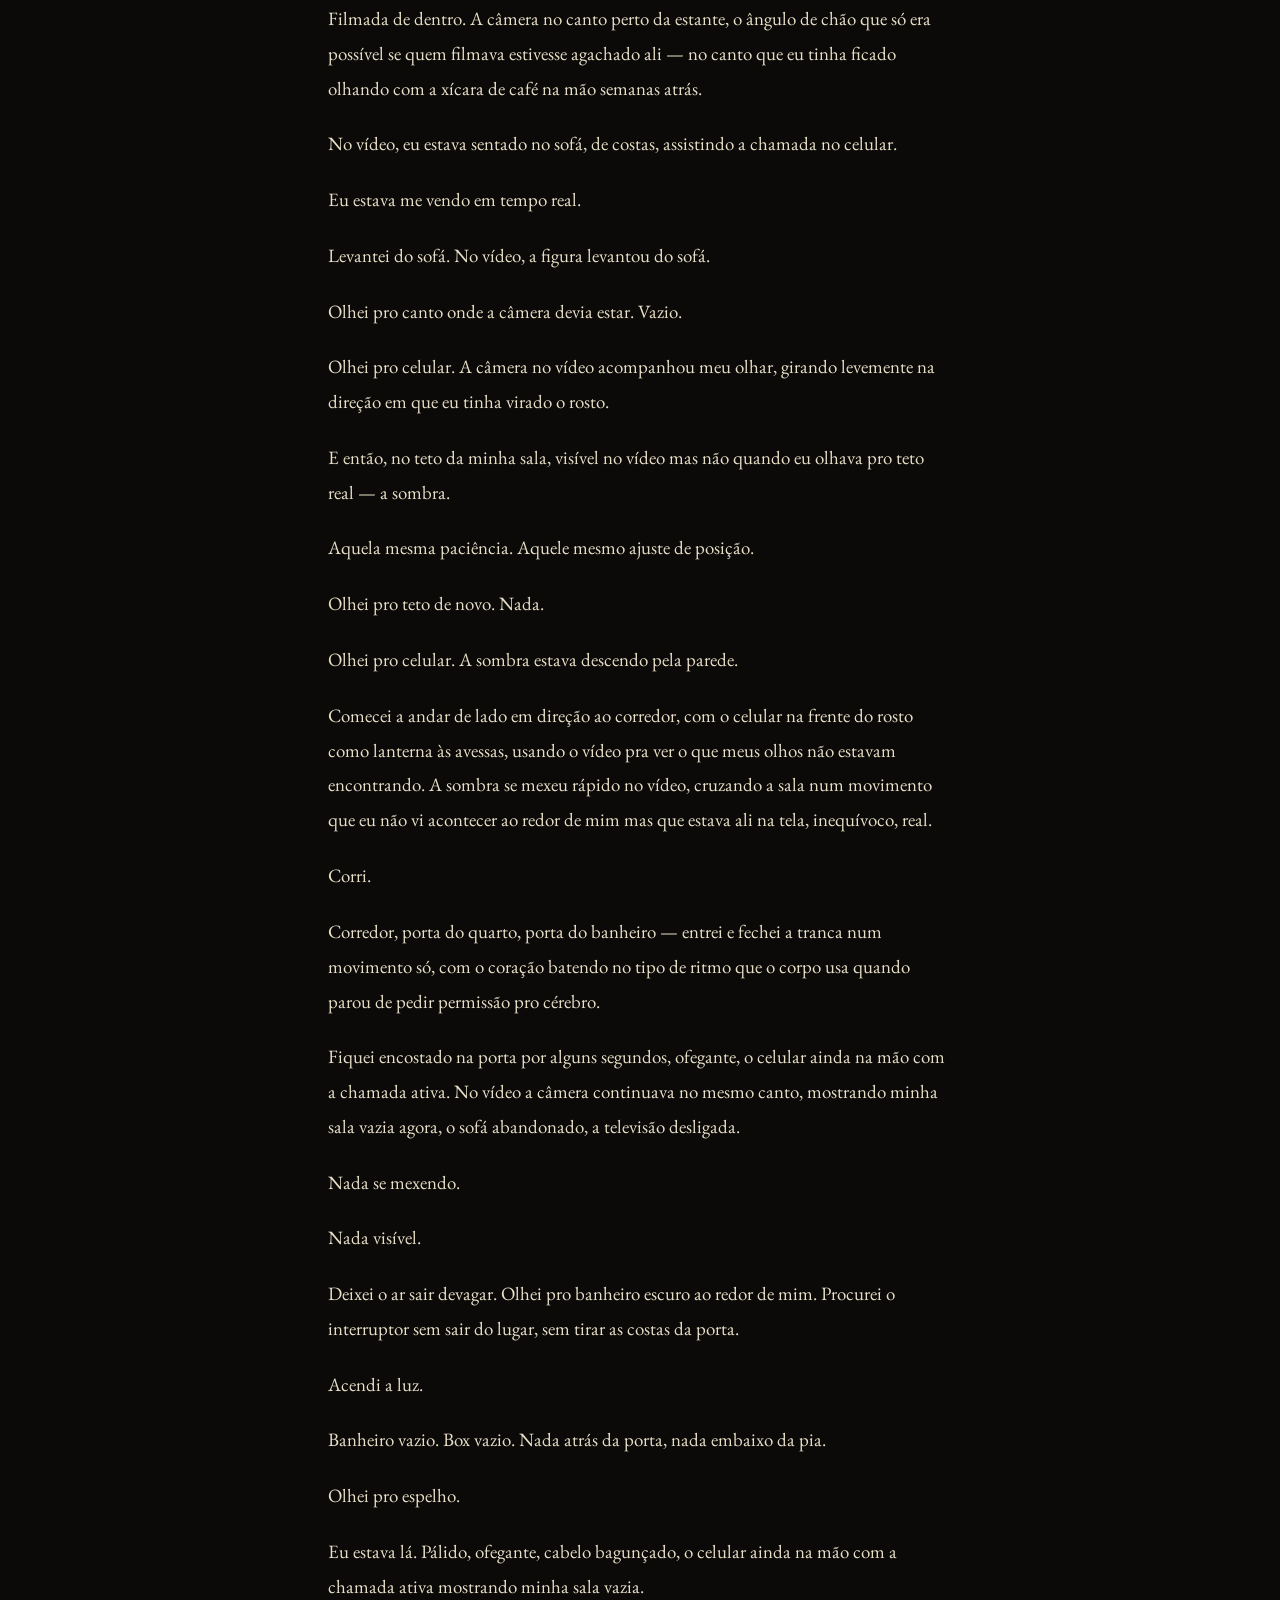
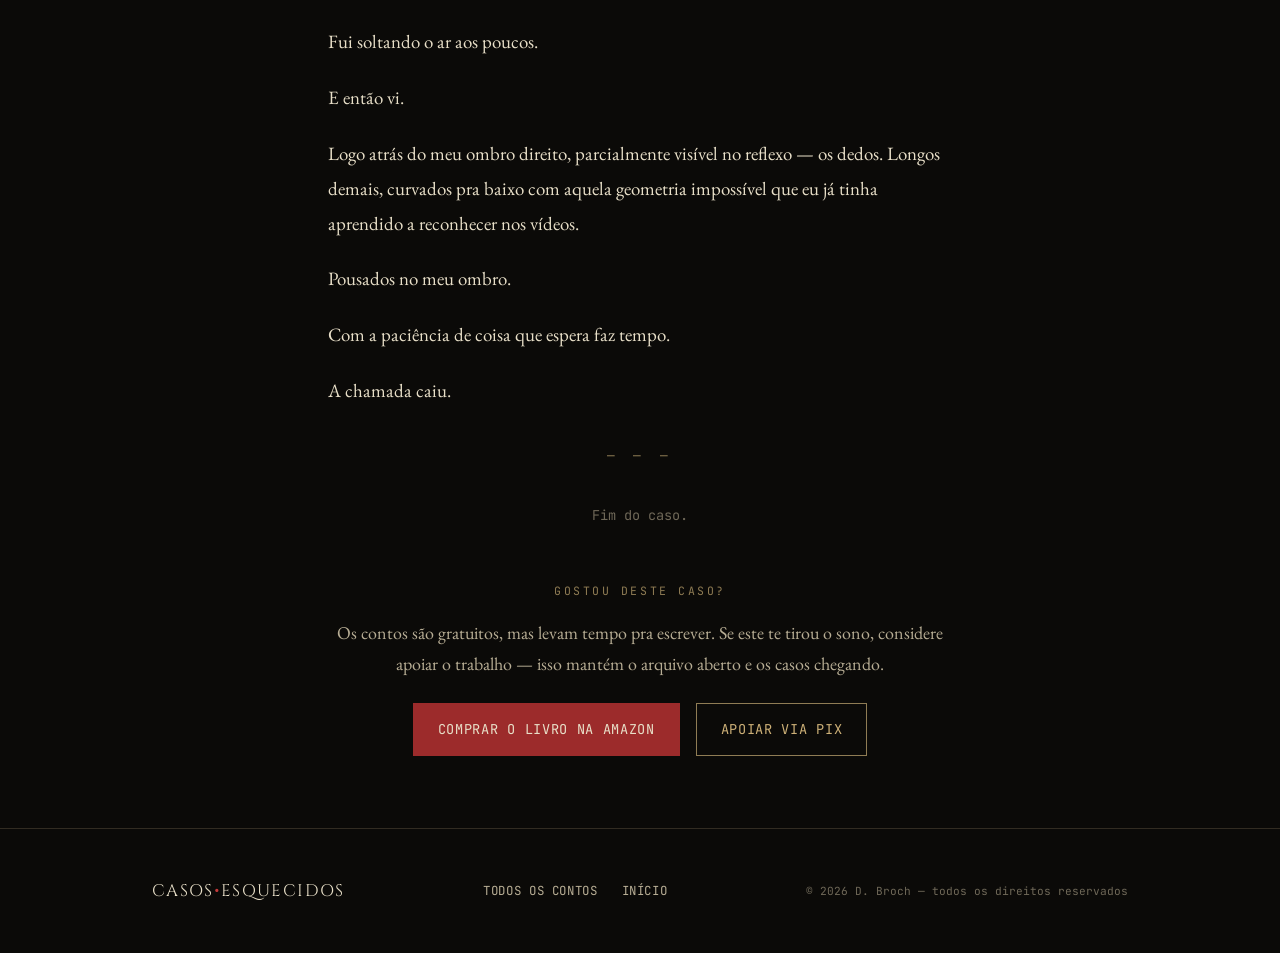
<file: contos/o-grupo.html>
<!DOCTYPE html>
<html lang="pt-BR">
<head>
<meta charset="UTF-8">
<meta name="viewport" content="width=device-width, initial-scale=1.0">
<title>O Grupo — Caso Nº 004 | Casos Esquecidos</title>
<meta name="description" content="Um link de um contato que não existia. Vídeos noturnos de câmeras que ninguém instalou. E algo que aprende onde você dorme. Conto de terror de D. Broch.">
<meta name="author" content="D. Broch">
<link rel="canonical" href="https://casosesquecidos.com.br/contos/o-grupo.html">
<meta name="robots" content="index, follow">
<meta property="og:type" content="article">
<meta property="og:url" content="https://casosesquecidos.com.br/contos/o-grupo.html">
<meta property="og:title" content="O Grupo — Conto de Terror por D. Broch">
<meta property="og:description" content="Um link de um contato que não existia. Vídeos noturnos de câmeras que ninguém instalou. E algo que aprende onde você dorme.">
<meta property="og:image" content="https://casosesquecidos.com.br/assets/capa.jpg">
<meta property="og:site_name" content="Casos Esquecidos">
<meta property="og:locale" content="pt_BR">
<meta name="twitter:card" content="summary_large_image">
<meta name="twitter:title" content="O Grupo — D. Broch">
<meta name="twitter:description" content="Um link de um contato que não existia. Vídeos noturnos. E algo que aprende onde você dorme.">
<meta name="twitter:image" content="https://casosesquecidos.com.br/assets/capa.jpg">
<script type="application/ld+json">
{
  "@context": "https://schema.org",
  "@type": "ShortStory",
  "name": "O Grupo",
  "author": { "@type": "Person", "name": "D. Broch" },
  "url": "https://casosesquecidos.com.br/contos/o-grupo.html",
  "genre": "Terror",
  "inLanguage": "pt-BR",
  "isPartOf": { "@type": "WebSite", "name": "Casos Esquecidos", "url": "https://casosesquecidos.com.br" }
}
</script>
<link rel="preconnect" href="https://fonts.googleapis.com">
<link rel="preconnect" href="https://fonts.gstatic.com" crossorigin>
<link href="https://fonts.googleapis.com/css2?family=Cinzel:wght@500;600;700&family=EB+Garamond:ital,wght@0,400;0,500;1,400&family=JetBrains+Mono:wght@400;500&display=swap" rel="stylesheet">
<link rel="stylesheet" href="../assets/style.css">
</head>
<body>

<header class="site-header">
  <div class="container">
    <a href="../index.html" class="brand">Casos<span>•</span>Esquecidos</a>
    <nav class="site-nav" aria-label="Menu principal">
      <a href="../contos.html">Contos</a>
      <a href="../index.html#livro">O Livro</a>
      <a href="../index.html#apoio">Apoiar</a>
    </nav>
  </div>
</header>

<div class="story-header section-bg livro-bg">
  <div class="container">
    <span class="case-number">Caso Nº 004 — Arquivo aberto</span>
    <h1>O Grupo</h1>
    <p class="byline">Um conto do universo de "Alguns Casos Devem Ficar Esquecidos" — por D. Broch</p>
  </div>
</div>

<article class="story-body">

<p>O link chegou por um contato que eu não sabia que tinha salvado.</p>

<p>Sem mensagem. Sem contexto. Só o link, numa conversa que não tinha histórico, de um número que não tinha foto de perfil e que, quando fui verificar no dia seguinte, não existia mais na minha lista de contatos.</p>

<p>O nome do grupo era quatro caracteres sem sentido. O ícone era um quadrado preto.</p>

<p>Entrei porque era tarde, porque eu estava entediado do tipo entediado que não passa com Netflix, e porque link sem contexto de contato desconhecido é exatamente o tipo de coisa que metade das pessoas ignora e a outra metade abre. Eu sempre fui a outra metade.</p>

<p>Tinha quarenta e três membros. Nenhum nome reconhecível. O admin listado como um símbolo que o Telegram renderizava como um quadrado vazio, como se o sistema não soubesse o que fazer com aquele caractere e tivesse desistido.</p>

<p>Nenhuma mensagem no histórico. Grupo criado naquela noite.</p>

<p>Fiquei olhando pra tela por um minuto, esperando alguma coisa acontecer ou não acontecer, e então fui dormir porque às vezes a resposta mais adulta é essa.</p>

<p>Às 2h17 chegou o primeiro vídeo.</p>

<div class="story-divider">— — —</div>

<p>Cinquenta e três segundos. Sem legenda, sem áudio além do som ambiente de uma casa à noite — aquele silêncio que não é silêncio, que tem geladeira e vento e o assentar da estrutura.</p>

<p>A câmera estava fixa num canto da sala. Uma mulher sentada no sofá, de costas pra câmera, assistindo televisão com o volume baixo. Cena doméstica, completamente mundana.</p>

<p>Nos primeiros vinte segundos, nada.</p>

<p>E então, no teto, no canto superior esquerdo do enquadramento, uma sombra se ajustou. Não se mexeu — se <em>ajustou</em>, como quem muda de posição sem intenção de ser visto. Um movimento pequeno, de algo que estava lá antes do vídeo começar.</p>

<p>A mulher no sofá não viu.</p>

<p>A sombra começou a descer pela parede. Devagar. Com aquela paciência de coisa que não tem pressa porque sabe que a saída já foi fechada. Foi descendo, descendo, até ficar parada logo atrás do sofá, a uma distância de braço da mulher que continuava assistindo televisão sem saber.</p>

<p>A mulher mudou de posição no sofá. Virou levemente o corpo, como quem vai olhar por cima do ombro.</p>

<p>O vídeo cortou.</p>

<p>No grupo, em trinta segundos, apareceram seis reações de choque e três mensagens em idiomas que eu não reconheci.</p>

<p>Eu assisti de novo. Pausei no último frame. A sombra estava lá, a distância de braço, e a mulher estava virando o corpo, e o vídeo acabava antes de qualquer uma das duas coisas acontecer.</p>

<p>Fui dormir às 3h com o celular virado pra baixo.</p>

<div class="story-divider">— — —</div>

<p>O segundo vídeo chegou na noite seguinte, mesma hora.</p>

<p>Casa diferente. Homem de meia-idade na cozinha, de pé na pia, lavando louça de costas pra câmera. A câmera estava em ângulo de teto, mas não havia câmera de segurança visível.</p>

<p>O homem lavava a louça. Água, espuma, o som de cerâmica batendo em cerâmica.</p>

<p>No corredor atrás dele, à direita do enquadramento, algo passou. Rápido demais pra ser pessoa — não era borrão de movimento, era presença em velocidade errada, como se as leis que determinam quanto tempo um corpo leva pra cruzar um espaço simplesmente não se aplicassem àquilo.</p>

<p>O homem parou. Virou o rosto pro corredor.</p>

<p>O corredor estava vazio.</p>

<p>Ele ficou olhando por uns cinco segundos com aquela expressão de quem ouviu um som e não tem certeza se ouviu mesmo. Depois voltou pra louça.</p>

<p>No teto do corredor, que ele não estava olhando porque estava olhando pro chão, a coisa estava parada de cabeça pra baixo. Colada ao teto como uma mancha de umidade que respirava. Lentamente, com movimentos que não seguiam nenhuma lógica articular que eu conhecia, ela começou a descer pela parede do corredor em direção à cozinha.</p>

<p>O homem largou um prato. O som de cerâmica quebrando encheu o áudio. Ele se abaixou pra juntar os cacos.</p>

<p>A coisa estava a dois metros dele. Um metro e meio.</p>

<p>Ele começou a se levantar.</p>

<p>O vídeo cortou.</p>

<p>Cinco pessoas saíram do grupo sem falar nada.</p>

<p>Eu assisti três vezes e fui fazer café.</p>

<div class="story-divider">— — —</div>

<p>O terceiro vídeo era de um quarto.</p>

<p>Uma menina de uns quinze anos dormindo. Janela fechada, cortina fechada, o abajur do lado da cama aceso no mínimo.</p>

<p>Por um minuto e meio, nada.</p>

<p>A cortina se mexeu. Não havia janela aberta, não havia ventilador. A cortina abriu lentamente, como se algo estivesse saindo de dentro do espaço entre ela e a parede — um espaço que não era suficiente pra nada, mas que aparentemente era suficiente pra aquilo.</p>

<p>A menina acordou.</p>

<p>Ficou sentada na cama olhando pro quarto. Pegou o celular, acendeu a lanterna, varreu o ambiente inteiro.</p>

<p>Nada.</p>

<p>Ela ficou com a lanterna acesa por um tempo longo. Depois apagou.</p>

<p>No escuro, no segundo exato em que a luz sumiu, havia algo parado no canto que não estava lá quando a luz acendia. Alto demais pro cômodo — dobrado contra o teto de um jeito que corpo não dobra, com os braços descendo pelos lados num ângulo que o olho recusava processar como geometria possível.</p>

<p>A menina olhou pro lado errado.</p>

<p>A coisa começou a se mover em direção à cama. Lentamente primeiro, com aquela mesma paciência do primeiro vídeo, aquela certeza tranquila de coisa que não precisa ter pressa.</p>

<p>Depois rápido. Rápido demais.</p>

<p>A menina começou a virar o rosto na direção certa.</p>

<p>O vídeo cortou.</p>

<p>Onze pessoas saíram do grupo. Sobraram vinte e seis.</p>

<p>Eu fui até a cozinha, fiz café às 3h da manhã, e fiquei sentado olhando pro canto do meu próprio quarto pela porta aberta.</p>

<p>O canto estava vazio.</p>

<p>Bebi o café e voltei pra cama.</p>

<p>Demorei a dormir, mas voltei.</p>

<div class="story-divider">— — —</div>

<p>Os vídeos continuaram chegando toda noite, sempre depois das 2h, sempre de casas diferentes, sempre com alguém que não sabia que estava sendo assistido por quarenta e poucos estranhos num grupo de Telegram sem nome.</p>

<p>E sempre com aquilo — nos cantos, nos corredores, atrás das curtinas, colado ao teto nos momentos em que a câmera pegava o ângulo certo. Nunca inteiro. Nunca nomeado. Sempre chegando perto o suficiente pra deixar a dúvida envenenando o ar antes do corte.</p>

<p>Aprendi a reconhecer os sinais antes das vítimas perceberem. O jeito que uma sombra ficava muito parada. O jeito que a câmera às vezes tremia levemente quando aquilo passava perto. O jeito que os animais reagiam — sempre olhando pro ponto certo enquanto o dono olhava pro ponto errado.</p>

<p>E aprendi a reconhecer, nos últimos segundos de cada vídeo, o momento em que a vítima estava prestes a ver. O giro do pescoço, a mudança de postura, o instante de percepção chegando — e o corte sempre vindo antes.</p>

<p>Sempre antes.</p>

<p>O grupo foi esvaziando em ondas. O admin nunca mandou nada, nunca reagiu às saídas, nunca respondeu às mensagens diretas.</p>

<p>Eu nunca mandei mensagem. Só assisti.</p>

<div class="story-divider">— — —</div>

<p>Foi no décimo primeiro vídeo que reconheci a rua.</p>

<p>Não a casa — a rua. Uma placa de esquina que aparecia por dois segundos pela janela. Rua Tenente Ávila. Eu conhecia aquela placa. Tinha olhado pra ela toda manhã por quatro anos esperando ônibus.</p>

<p>Pausei. Ampiei.</p>

<p>A câmera mostrava uma mulher no notebook. No teto sobre ela, a sombra fazia aquele ajuste de posição que eu já sabia reconhecer como preparação. Ela não percebeu.</p>

<p>A sombra começou a descer.</p>

<p>A mulher coçou o pescoço — aquele gesto involuntário de quem sente presença sem saber que está sentindo. Olhou em volta rapidamente, sem levantar do notebook. Voltou ao que estava fazendo.</p>

<p>A sombra estava a um metro dela. Parada. Esperando.</p>

<p>A mulher ergueu a cabeça devagar, como se estivesse chegando a uma conclusão.</p>

<p>O vídeo cortou.</p>

<p>Pesquisei Rua Tenente Ávila. Nota de desaparecimento. Mulher de 34 anos. Data compatível.</p>

<p>Fiquei olhando pro resultado por um tempo que não sei quantificar.</p>

<p>Fechei a aba.</p>

<p>Não saí do grupo.</p>

<div class="story-divider">— — —</div>

<p>Que fique registrado que eu sei exatamente o que isso diz sobre mim.</p>

<p>O que eu posso dizer — o que é verdade, embora não seja justificativa — é que o que eu sentia não era prazer no sofrimento. Era outra coisa. A sensação de estar do lado de fora de uma janela de algo que o mundo oficial dizia não existir. E não conseguia parar porque parar significava voltar pro mundo em que aquilo não existia.</p>

<p>Continuei assistindo.</p>

<p>O grupo continuou esvaziando.</p>

<p>Numa quinta-feira de novembro o Telegram avisou que Andreaa Vasile tinha saído. Contei as notificações acumuladas.</p>

<p>Quarenta e três membros na primeira noite.</p>

<p>Dois agora.</p>

<p>O admin e eu.</p>

<div class="story-divider">— — —</div>

<p>Na quarta noite de silêncio chegou a chamada.</p>

<p>Não era vídeo. Era chamada de vídeo. Do admin.</p>

<p>Fiquei olhando pro celular vibrando por alguns segundos. Depois atendi.</p>

<p>A imagem demorou pra carregar, granulada, com qualidade de conexão ruim. Quando abriu era um cômodo escuro, filmado em ângulo baixo, com iluminação vindo só de uma janela lateral.</p>

<p>Demorei seis segundos.</p>

<p>Era a minha sala.</p>

<p>Filmada de dentro. A câmera no canto perto da estante, o ângulo de chão que só era possível se quem filmava estivesse agachado ali — no canto que eu tinha ficado olhando com a xícara de café na mão semanas atrás.</p>

<p>No vídeo, eu estava sentado no sofá, de costas, assistindo a chamada no celular.</p>

<p>Eu estava me vendo em tempo real.</p>

<p>Levantei do sofá. No vídeo, a figura levantou do sofá.</p>

<p>Olhei pro canto onde a câmera devia estar. Vazio.</p>

<p>Olhei pro celular. A câmera no vídeo acompanhou meu olhar, girando levemente na direção em que eu tinha virado o rosto.</p>

<p>E então, no teto da minha sala, visível no vídeo mas não quando eu olhava pro teto real — a sombra.</p>

<p>Aquela mesma paciência. Aquele mesmo ajuste de posição.</p>

<p>Olhei pro teto de novo. Nada.</p>

<p>Olhei pro celular. A sombra estava descendo pela parede.</p>

<p>Comecei a andar de lado em direção ao corredor, com o celular na frente do rosto como lanterna às avessas, usando o vídeo pra ver o que meus olhos não estavam encontrando. A sombra se mexeu rápido no vídeo, cruzando a sala num movimento que eu não vi acontecer ao redor de mim mas que estava ali na tela, inequívoco, real.</p>

<p>Corri.</p>

<p>Corredor, porta do quarto, porta do banheiro — entrei e fechei a tranca num movimento só, com o coração batendo no tipo de ritmo que o corpo usa quando parou de pedir permissão pro cérebro.</p>

<p>Fiquei encostado na porta por alguns segundos, ofegante, o celular ainda na mão com a chamada ativa. No vídeo a câmera continuava no mesmo canto, mostrando minha sala vazia agora, o sofá abandonado, a televisão desligada.</p>

<p>Nada se mexendo.</p>

<p>Nada visível.</p>

<p>Deixei o ar sair devagar. Olhei pro banheiro escuro ao redor de mim. Procurei o interruptor sem sair do lugar, sem tirar as costas da porta.</p>

<p>Acendi a luz.</p>

<p>Banheiro vazio. Box vazio. Nada atrás da porta, nada embaixo da pia.</p>

<p>Olhei pro espelho.</p>

<p>Eu estava lá. Pálido, ofegante, cabelo bagunçado, o celular ainda na mão com a chamada ativa mostrando minha sala vazia.</p>

<p>Fui soltando o ar aos poucos.</p>

<p>E então vi.</p>

<p>Logo atrás do meu ombro direito, parcialmente visível no reflexo — os dedos. Longos demais, curvados pra baixo com aquela geometria impossível que eu já tinha aprendido a reconhecer nos vídeos.</p>

<p>Pousados no meu ombro.</p>

<p>Com a paciência de coisa que espera faz tempo.</p>

<p>A chamada caiu.</p>

<div class="story-divider">— — —</div>

<p style="text-align:center; color: var(--muted); font-family: var(--font-mono); font-size: 0.85rem;">Fim do caso.</p>

</article>

<div class="story-end">
  <span class="eyebrow">Gostou deste caso?</span>
  <p style="color: var(--paper-dim);">Os contos são gratuitos, mas levam tempo pra escrever. Se este te tirou o sono, considere apoiar o trabalho — isso mantém o arquivo aberto e os casos chegando.</p>
  <div class="story-end-actions">
    <a class="btn btn-primary" href="https://www.amazon.com.br/dp/B0F6D1LXSV" target="_blank" rel="noopener">Comprar o livro na Amazon</a>
    <a class="btn btn-ghost" href="../index.html#apoio">Apoiar via Pix</a>
  </div>
</div>

<footer class="site-footer">
  <div class="container">
    <span class="brand">Casos<span>•</span>Esquecidos</span>
    <nav class="footer-links" aria-label="Links do rodapé">
      <a href="../contos.html">Todos os contos</a>
      <a href="../index.html">Início</a>
    </nav>
    <span class="footer-note">© 2026 D. Broch — todos os direitos reservados</span>
  </div>
</footer>

</body>
</html>
</file>
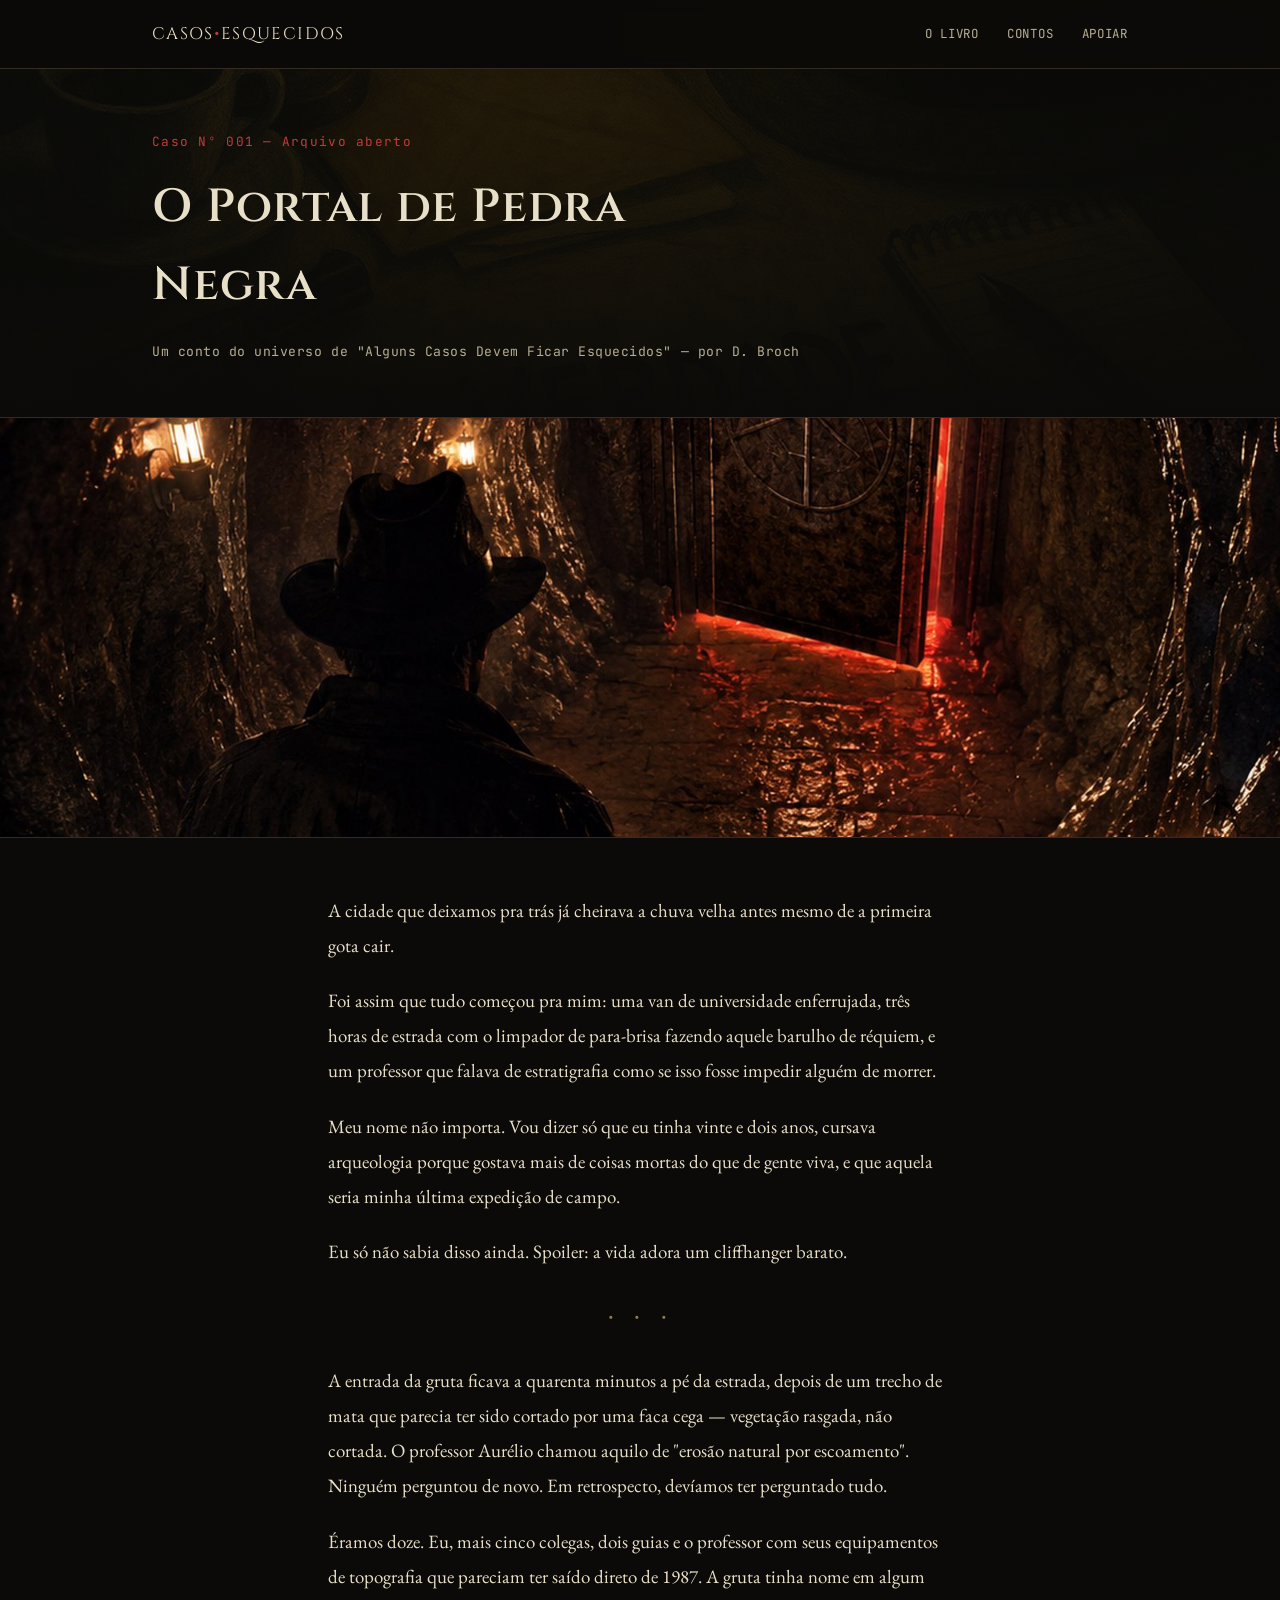
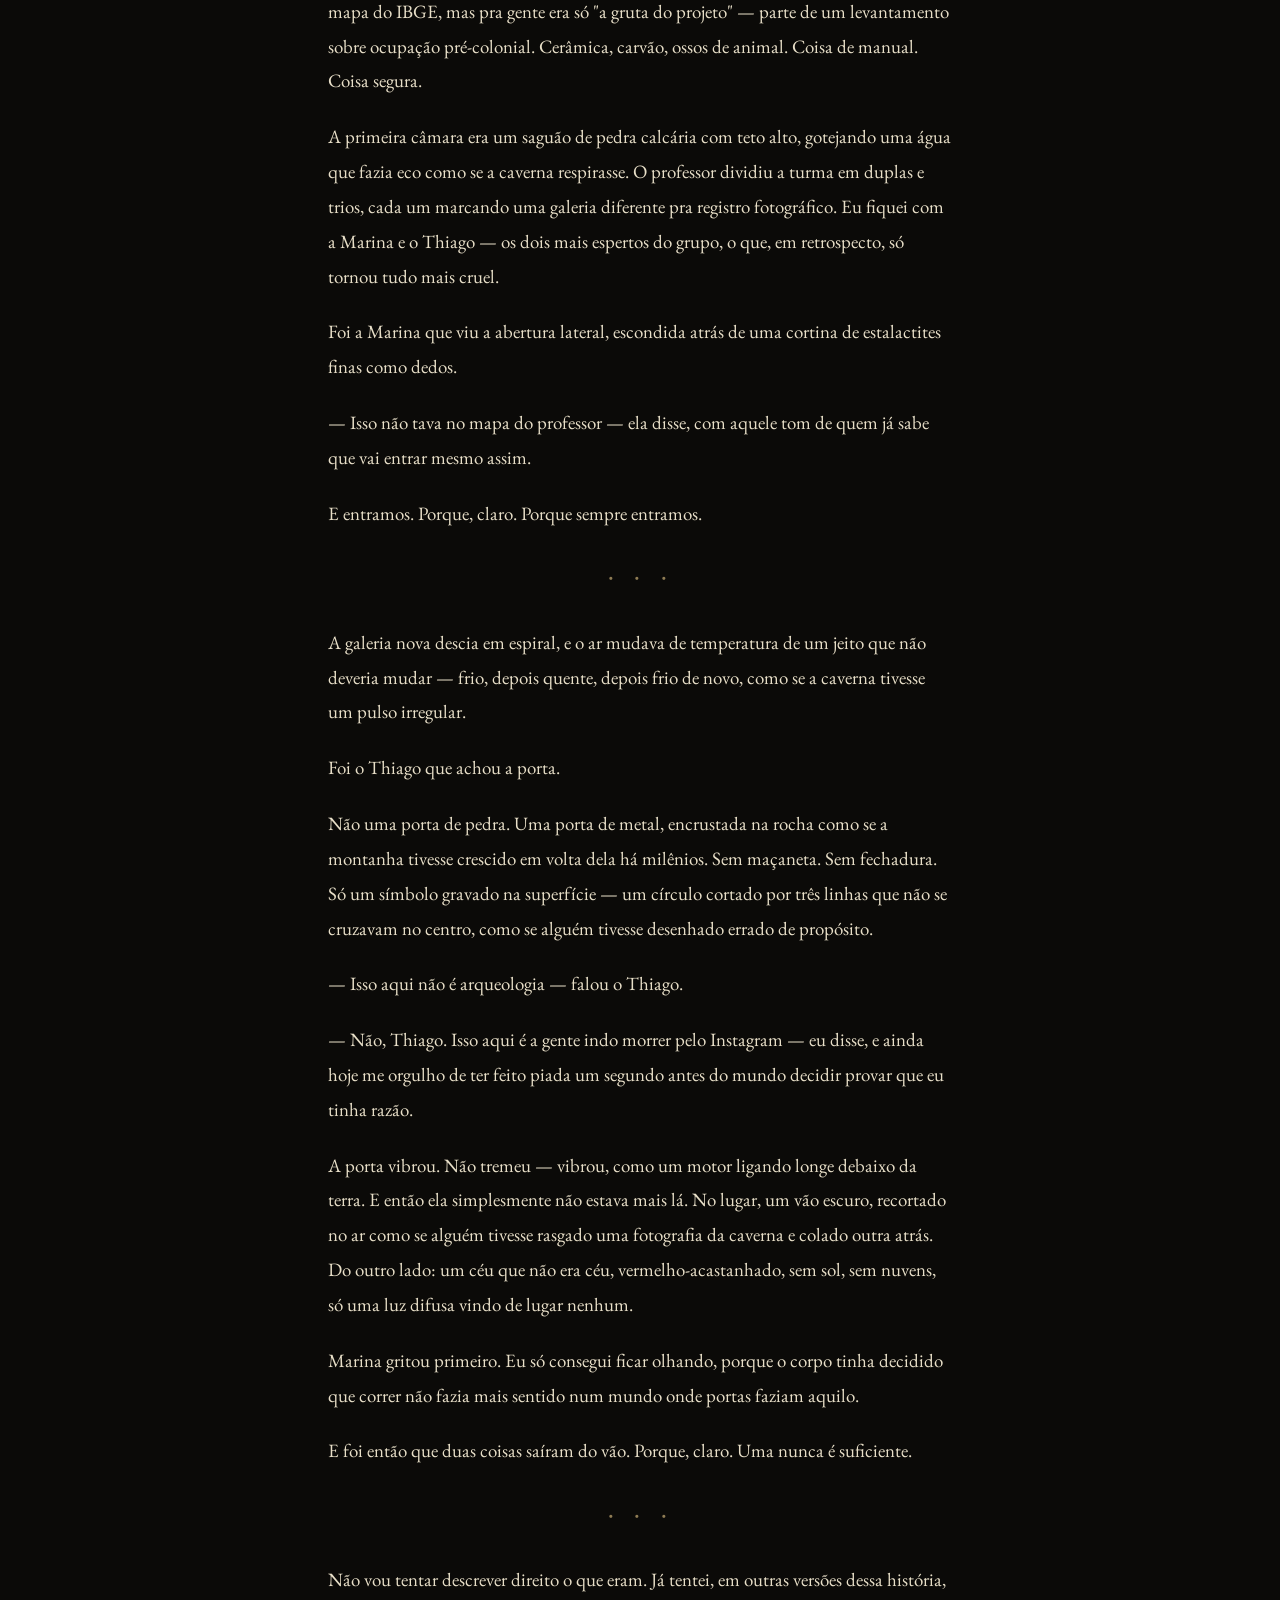
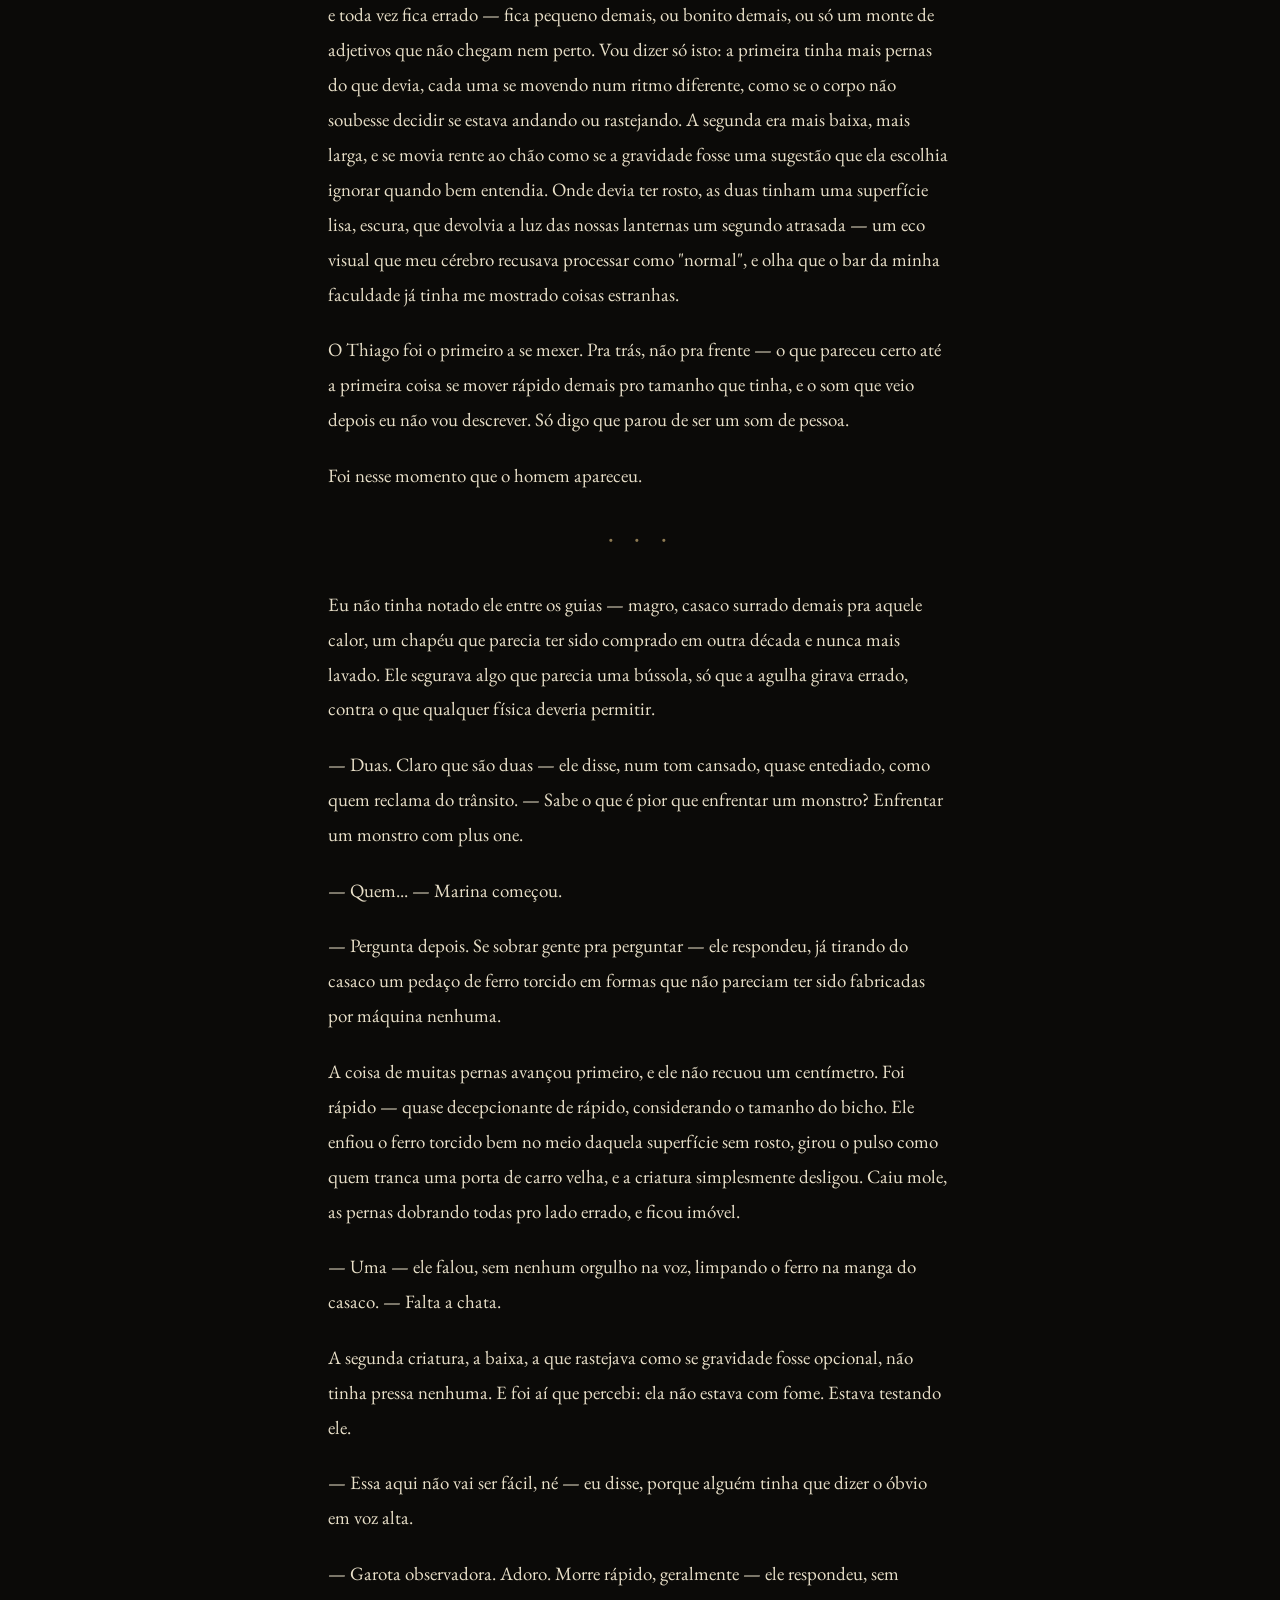
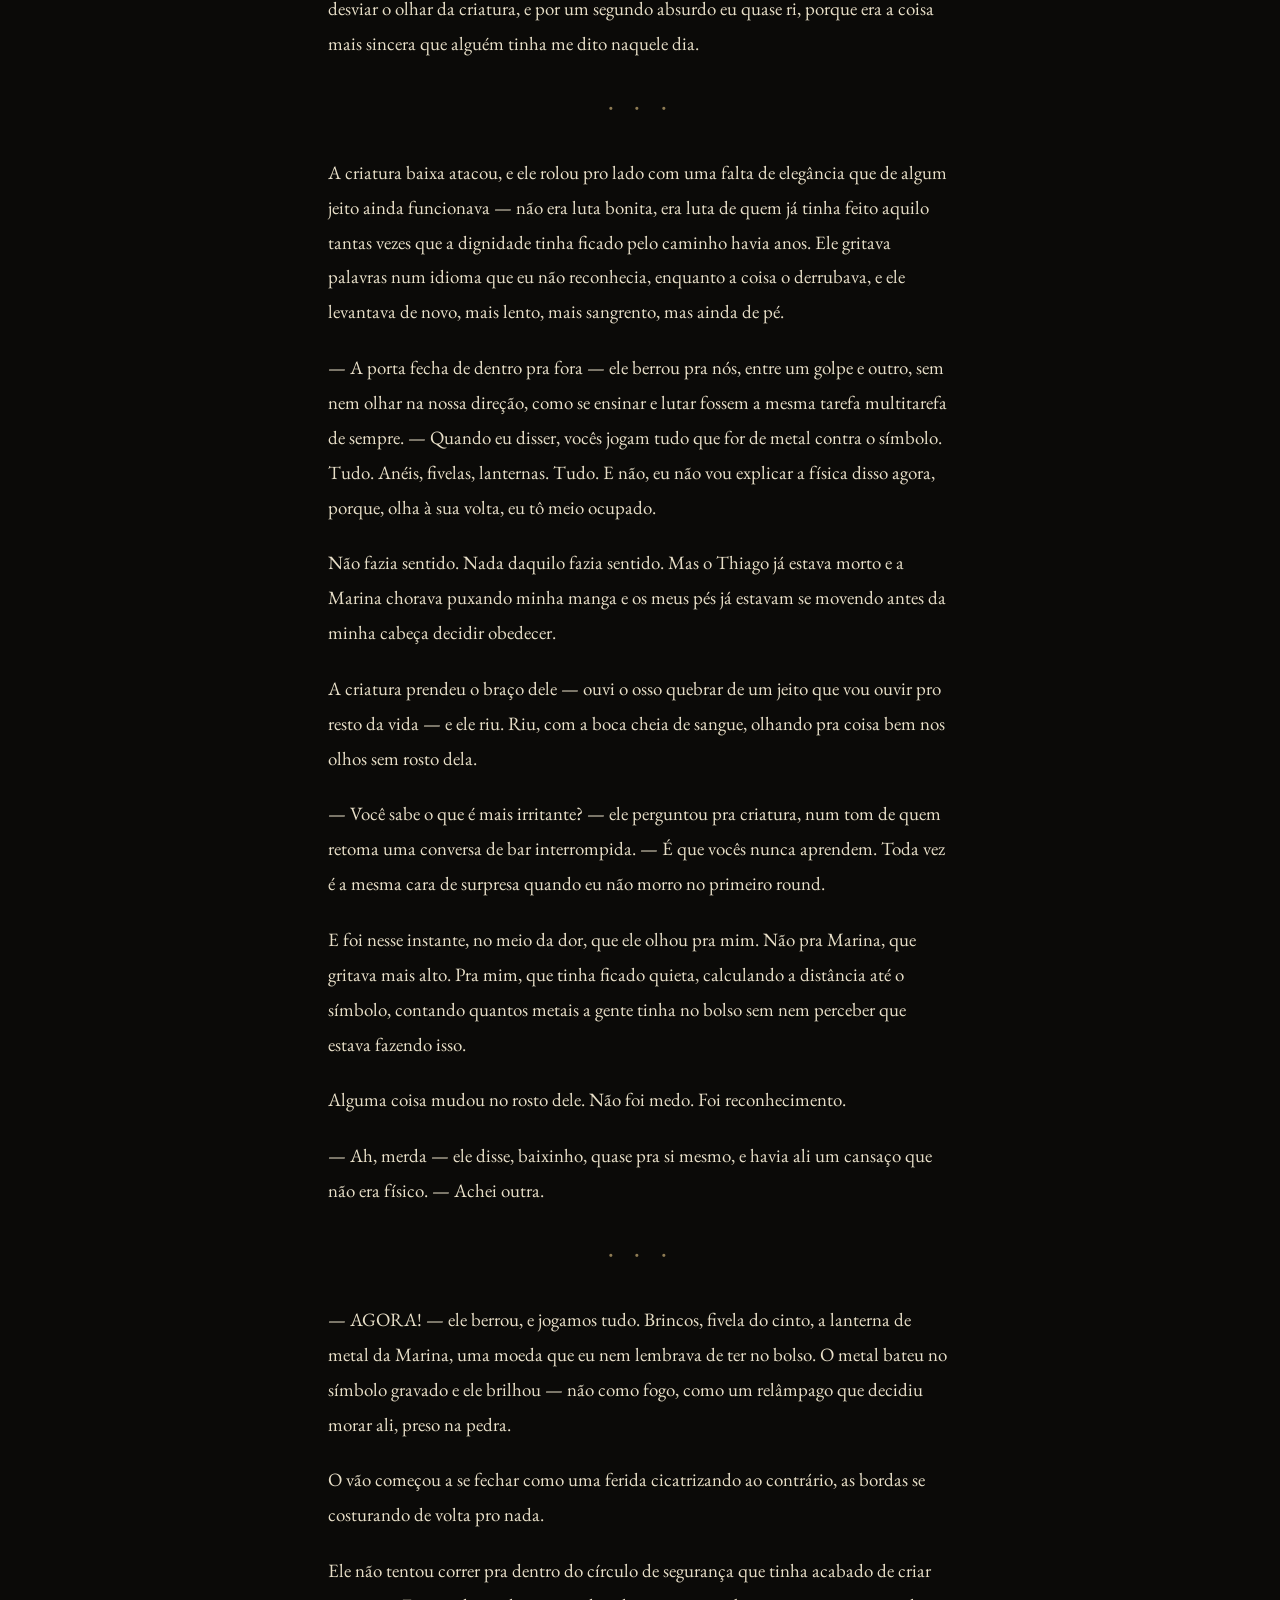
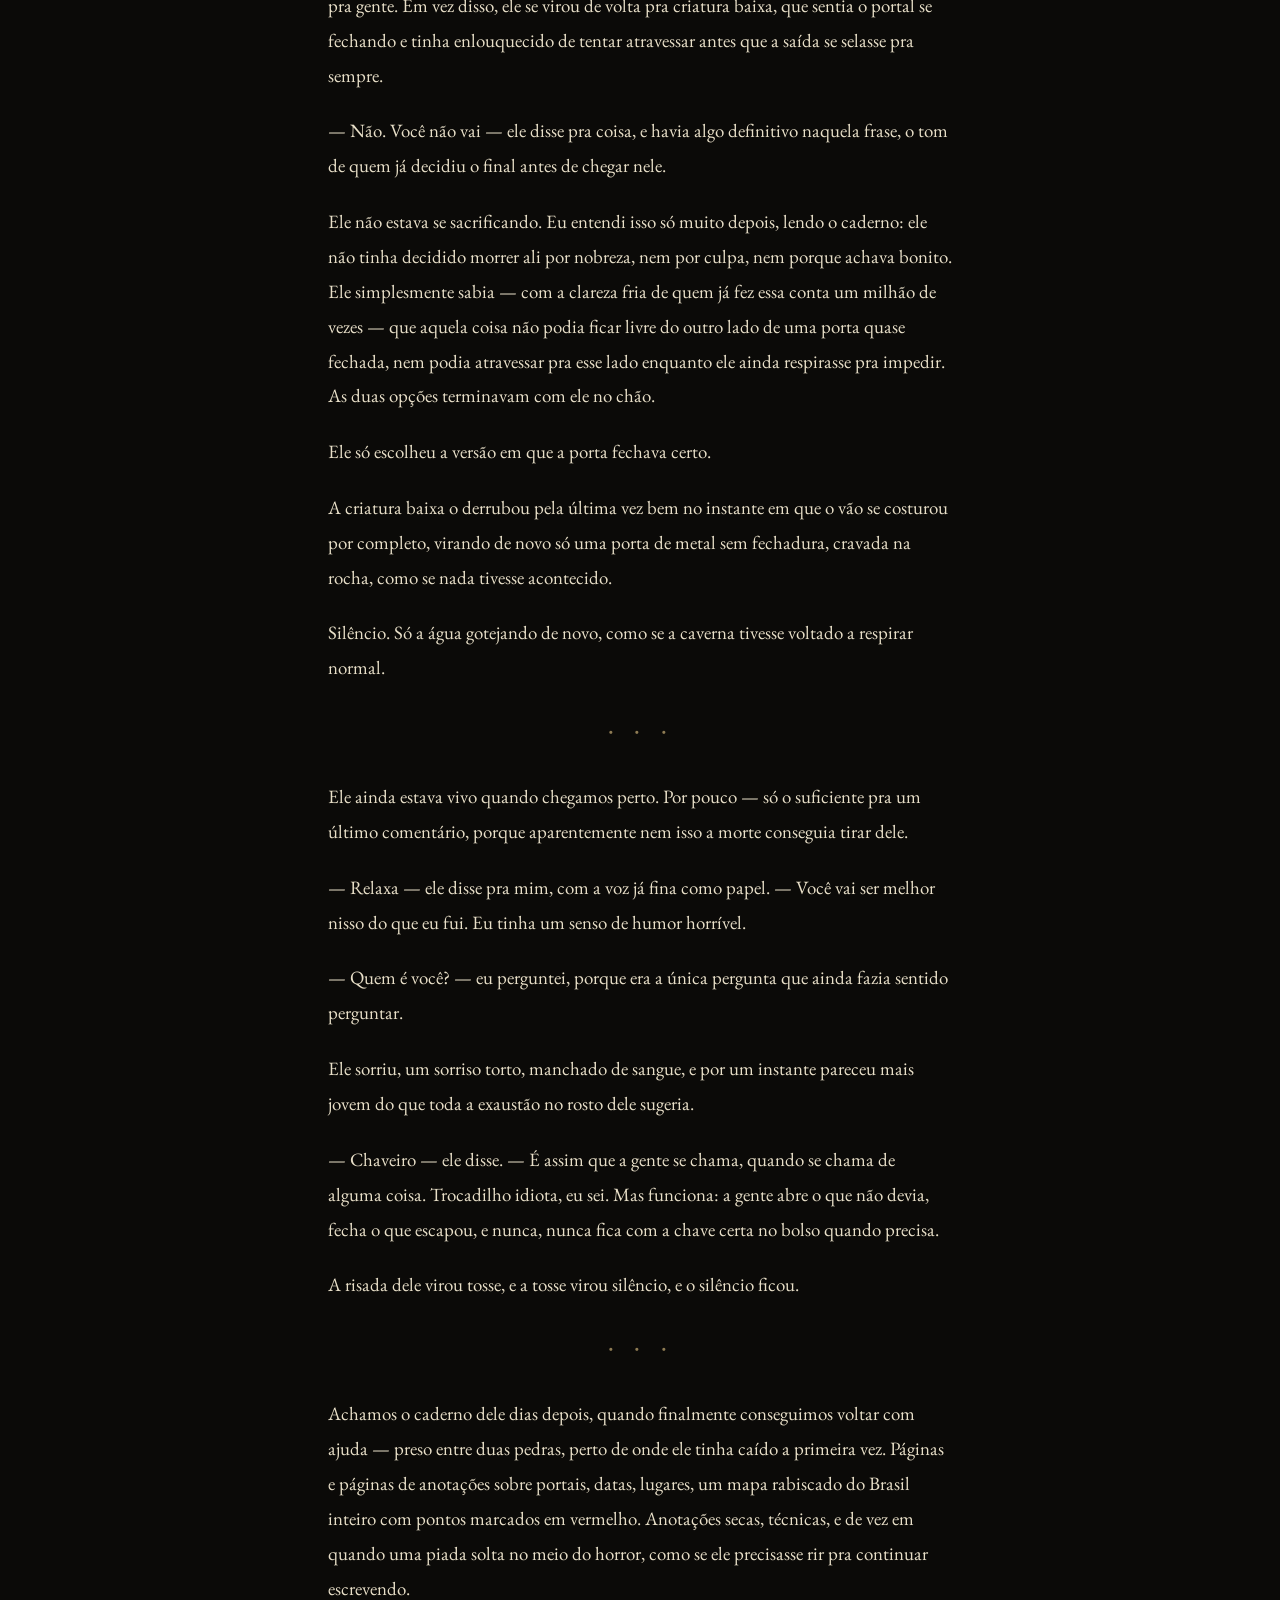
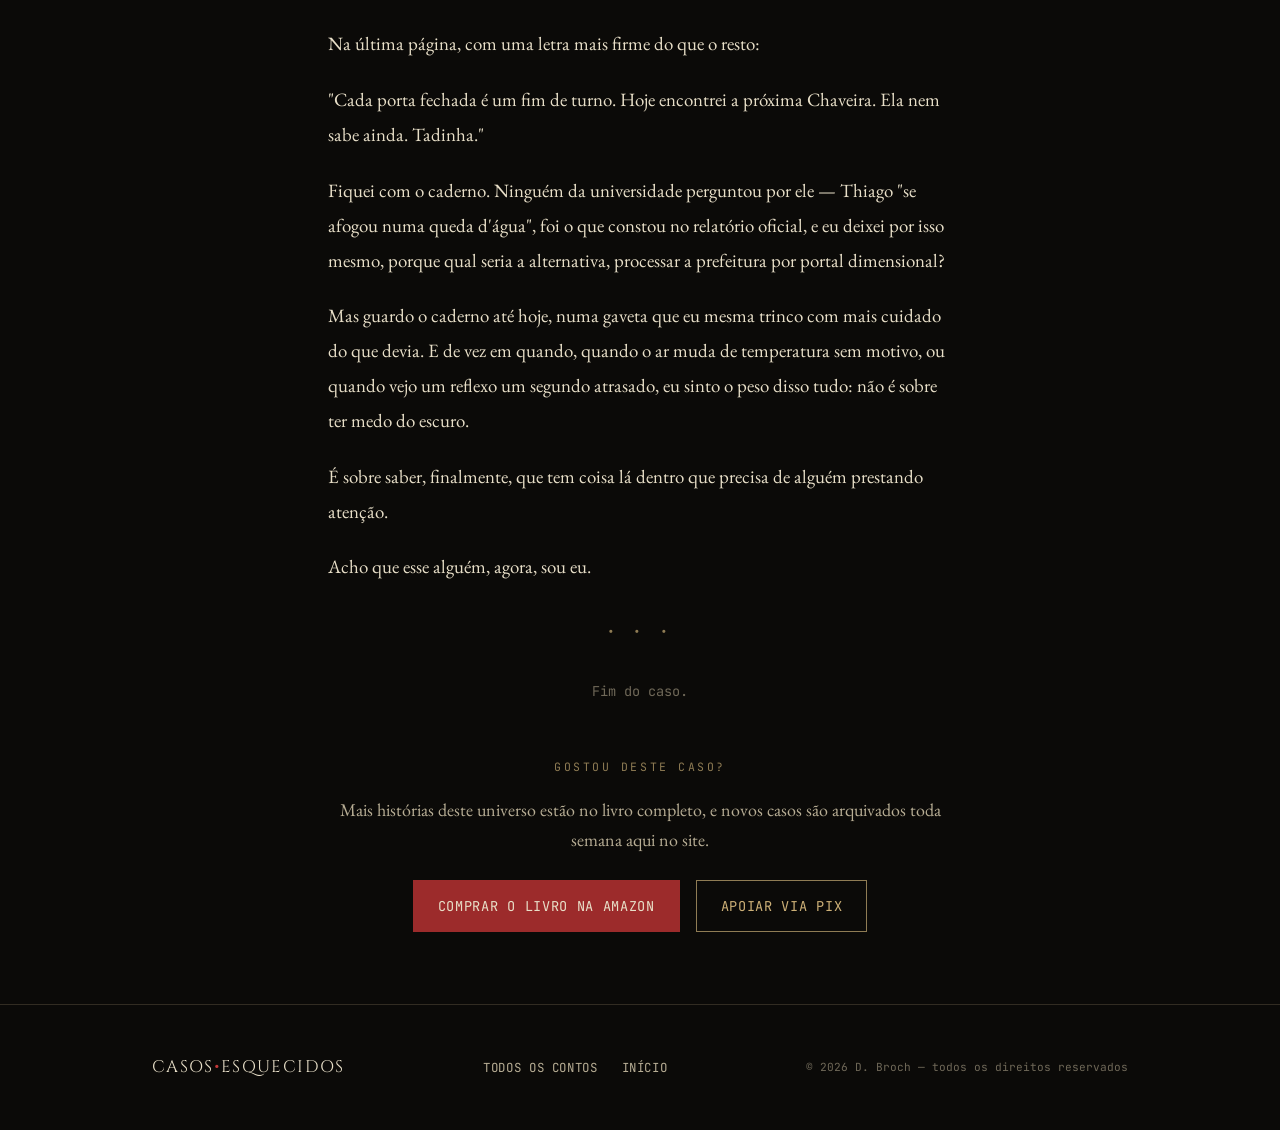
<file: contos/o-portal-de-pedra-negra.html>
<!DOCTYPE html>
<html lang="pt-BR">
<head>
<meta charset="UTF-8">
<meta name="viewport" content="width=device-width, initial-scale=1.0">
<title>O Portal de Pedra Negra — Caso Nº 001 | Casos Esquecidos</title>
<meta name="description" content="Uma expedição de arqueologia abre uma porta que não deveria existir. Conto de terror de D. Broch — universo de Alguns Casos Devem Ficar Esquecidos.">
<meta name="author" content="D. Broch">
<link rel="canonical" href="https://casosesquecidos.com.br/contos/o-portal-de-pedra-negra.html">
<meta name="robots" content="index, follow">
<meta property="og:type" content="article">
<meta property="og:url" content="https://casosesquecidos.com.br/contos/o-portal-de-pedra-negra.html">
<meta property="og:title" content="O Portal de Pedra Negra — Conto de Terror por D. Broch">
<meta property="og:description" content="Uma expedição de arqueologia abre uma porta que não deveria existir numa caverna. E o homem que aparece pra fechá-la não é exatamente humano.">
<meta property="og:image" content="https://casosesquecidos.com.br/assets/capa.jpg">
<meta property="og:site_name" content="Casos Esquecidos">
<meta property="og:locale" content="pt_BR">
<meta name="twitter:card" content="summary_large_image">
<meta name="twitter:title" content="O Portal de Pedra Negra — D. Broch">
<meta name="twitter:description" content="Uma expedição de arqueologia abre uma porta que não deveria existir.">
<meta name="twitter:image" content="https://casosesquecidos.com.br/assets/capa.jpg">
<script type="application/ld+json">
{
  "@context": "https://schema.org",
  "@type": "ShortStory",
  "name": "O Portal de Pedra Negra",
  "author": { "@type": "Person", "name": "D. Broch" },
  "url": "https://casosesquecidos.com.br/contos/o-portal-de-pedra-negra.html",
  "genre": "Terror",
  "inLanguage": "pt-BR",
  "isPartOf": { "@type": "WebSite", "name": "Casos Esquecidos", "url": "https://casosesquecidos.com.br" }
}
</script>
<link rel="preconnect" href="https://fonts.googleapis.com">
<link rel="preconnect" href="https://fonts.gstatic.com" crossorigin>
<link href="https://fonts.googleapis.com/css2?family=Cinzel:wght@500;600;700&family=EB+Garamond:ital,wght@0,400;0,500;1,400&family=JetBrains+Mono:wght@400;500&display=swap" rel="stylesheet">
<link rel="stylesheet" href="../assets/style.css">
</head>
<body>

<header class="site-header">
  <div class="container">
    <a href="../index.html" class="brand">Casos<span>•</span>Esquecidos</a>
    <nav class="site-nav">
      <a href="../index.html#livro">O Livro</a>
      <a href="../contos.html">Contos</a>
      <a href="../index.html#apoio">Apoiar</a>
    </nav>
  </div>
</header>

<div class="story-header section-bg livro-bg">
  <div class="container">
    <span class="case-number">Caso Nº 001 — Arquivo aberto</span>
    <h1>O Portal de Pedra Negra</h1>
    <p class="byline">Um conto do universo de "Alguns Casos Devem Ficar Esquecidos" — por D. Broch</p>
  </div>
</div>
<img src="../assets/contos/conto-001-o-portal-de-pedra-negra.jpg"
     alt="Galeria de caverna em espiral com porta de metal antiga cravada na rocha, vazando luz vermelha. Silhueta de um homem de chapéu e casaco com lanterna."
     class="story-banner" loading="eager">

<article class="story-body">

<p>A cidade que deixamos pra trás já cheirava a chuva velha antes mesmo de a primeira gota cair.</p>

<p>Foi assim que tudo começou pra mim: uma van de universidade enferrujada, três horas de estrada com o limpador de para-brisa fazendo aquele barulho de réquiem, e um professor que falava de estratigrafia como se isso fosse impedir alguém de morrer.</p>

<p>Meu nome não importa. Vou dizer só que eu tinha vinte e dois anos, cursava arqueologia porque gostava mais de coisas mortas do que de gente viva, e que aquela seria minha última expedição de campo.</p>

<p>Eu só não sabia disso ainda. Spoiler: a vida adora um cliffhanger barato.</p>

<div class="story-divider">• • •</div>

<p>A entrada da gruta ficava a quarenta minutos a pé da estrada, depois de um trecho de mata que parecia ter sido cortado por uma faca cega — vegetação rasgada, não cortada. O professor Aurélio chamou aquilo de "erosão natural por escoamento". Ninguém perguntou de novo. Em retrospecto, devíamos ter perguntado tudo.</p>

<p>Éramos doze. Eu, mais cinco colegas, dois guias e o professor com seus equipamentos de topografia que pareciam ter saído direto de 1987. A gruta tinha nome em algum mapa do IBGE, mas pra gente era só "a gruta do projeto" — parte de um levantamento sobre ocupação pré-colonial. Cerâmica, carvão, ossos de animal. Coisa de manual. Coisa segura.</p>

<p>A primeira câmara era um saguão de pedra calcária com teto alto, gotejando uma água que fazia eco como se a caverna respirasse. O professor dividiu a turma em duplas e trios, cada um marcando uma galeria diferente pra registro fotográfico. Eu fiquei com a Marina e o Thiago — os dois mais espertos do grupo, o que, em retrospecto, só tornou tudo mais cruel.</p>

<p>Foi a Marina que viu a abertura lateral, escondida atrás de uma cortina de estalactites finas como dedos.</p>

<p>— Isso não tava no mapa do professor — ela disse, com aquele tom de quem já sabe que vai entrar mesmo assim.</p>

<p>E entramos. Porque, claro. Porque sempre entramos.</p>

<div class="story-divider">• • •</div>

<p>A galeria nova descia em espiral, e o ar mudava de temperatura de um jeito que não deveria mudar — frio, depois quente, depois frio de novo, como se a caverna tivesse um pulso irregular.</p>

<p>Foi o Thiago que achou a porta.</p>

<p>Não uma porta de pedra. Uma porta de metal, encrustada na rocha como se a montanha tivesse crescido em volta dela há milênios. Sem maçaneta. Sem fechadura. Só um símbolo gravado na superfície — um círculo cortado por três linhas que não se cruzavam no centro, como se alguém tivesse desenhado errado de propósito.</p>

<p>— Isso aqui não é arqueologia — falou o Thiago.</p>

<p>— Não, Thiago. Isso aqui é a gente indo morrer pelo Instagram — eu disse, e ainda hoje me orgulho de ter feito piada um segundo antes do mundo decidir provar que eu tinha razão.</p>

<p>A porta vibrou. Não tremeu — vibrou, como um motor ligando longe debaixo da terra. E então ela simplesmente não estava mais lá. No lugar, um vão escuro, recortado no ar como se alguém tivesse rasgado uma fotografia da caverna e colado outra atrás. Do outro lado: um céu que não era céu, vermelho-acastanhado, sem sol, sem nuvens, só uma luz difusa vindo de lugar nenhum.</p>

<p>Marina gritou primeiro. Eu só consegui ficar olhando, porque o corpo tinha decidido que correr não fazia mais sentido num mundo onde portas faziam aquilo.</p>

<p>E foi então que duas coisas saíram do vão. Porque, claro. Uma nunca é suficiente.</p>

<div class="story-divider">• • •</div>

<p>Não vou tentar descrever direito o que eram. Já tentei, em outras versões dessa história, e toda vez fica errado — fica pequeno demais, ou bonito demais, ou só um monte de adjetivos que não chegam nem perto. Vou dizer só isto: a primeira tinha mais pernas do que devia, cada uma se movendo num ritmo diferente, como se o corpo não soubesse decidir se estava andando ou rastejando. A segunda era mais baixa, mais larga, e se movia rente ao chão como se a gravidade fosse uma sugestão que ela escolhia ignorar quando bem entendia. Onde devia ter rosto, as duas tinham uma superfície lisa, escura, que devolvia a luz das nossas lanternas um segundo atrasada — um eco visual que meu cérebro recusava processar como "normal", e olha que o bar da minha faculdade já tinha me mostrado coisas estranhas.</p>

<p>O Thiago foi o primeiro a se mexer. Pra trás, não pra frente — o que pareceu certo até a primeira coisa se mover rápido demais pro tamanho que tinha, e o som que veio depois eu não vou descrever. Só digo que parou de ser um som de pessoa.</p>

<p>Foi nesse momento que o homem apareceu.</p>

<div class="story-divider">• • •</div>

<p>Eu não tinha notado ele entre os guias — magro, casaco surrado demais pra aquele calor, um chapéu que parecia ter sido comprado em outra década e nunca mais lavado. Ele segurava algo que parecia uma bússola, só que a agulha girava errado, contra o que qualquer física deveria permitir.</p>

<p>— Duas. Claro que são duas — ele disse, num tom cansado, quase entediado, como quem reclama do trânsito. — Sabe o que é pior que enfrentar um monstro? Enfrentar um monstro com plus one.</p>

<p>— Quem... — Marina começou.</p>

<p>— Pergunta depois. Se sobrar gente pra perguntar — ele respondeu, já tirando do casaco um pedaço de ferro torcido em formas que não pareciam ter sido fabricadas por máquina nenhuma.</p>

<p>A coisa de muitas pernas avançou primeiro, e ele não recuou um centímetro. Foi rápido — quase decepcionante de rápido, considerando o tamanho do bicho. Ele enfiou o ferro torcido bem no meio daquela superfície sem rosto, girou o pulso como quem tranca uma porta de carro velha, e a criatura simplesmente desligou. Caiu mole, as pernas dobrando todas pro lado errado, e ficou imóvel.</p>

<p>— Uma — ele falou, sem nenhum orgulho na voz, limpando o ferro na manga do casaco. — Falta a chata.</p>

<p>A segunda criatura, a baixa, a que rastejava como se gravidade fosse opcional, não tinha pressa nenhuma. E foi aí que percebi: ela não estava com fome. Estava testando ele.</p>

<p>— Essa aqui não vai ser fácil, né — eu disse, porque alguém tinha que dizer o óbvio em voz alta.</p>

<p>— Garota observadora. Adoro. Morre rápido, geralmente — ele respondeu, sem desviar o olhar da criatura, e por um segundo absurdo eu quase ri, porque era a coisa mais sincera que alguém tinha me dito naquele dia.</p>

<div class="story-divider">• • •</div>

<p>A criatura baixa atacou, e ele rolou pro lado com uma falta de elegância que de algum jeito ainda funcionava — não era luta bonita, era luta de quem já tinha feito aquilo tantas vezes que a dignidade tinha ficado pelo caminho havia anos. Ele gritava palavras num idioma que eu não reconhecia, enquanto a coisa o derrubava, e ele levantava de novo, mais lento, mais sangrento, mas ainda de pé.</p>

<p>— A porta fecha de dentro pra fora — ele berrou pra nós, entre um golpe e outro, sem nem olhar na nossa direção, como se ensinar e lutar fossem a mesma tarefa multitarefa de sempre. — Quando eu disser, vocês jogam tudo que for de metal contra o símbolo. Tudo. Anéis, fivelas, lanternas. Tudo. E não, eu não vou explicar a física disso agora, porque, olha à sua volta, eu tô meio ocupado.</p>

<p>Não fazia sentido. Nada daquilo fazia sentido. Mas o Thiago já estava morto e a Marina chorava puxando minha manga e os meus pés já estavam se movendo antes da minha cabeça decidir obedecer.</p>

<p>A criatura prendeu o braço dele — ouvi o osso quebrar de um jeito que vou ouvir pro resto da vida — e ele riu. Riu, com a boca cheia de sangue, olhando pra coisa bem nos olhos sem rosto dela.</p>

<p>— Você sabe o que é mais irritante? — ele perguntou pra criatura, num tom de quem retoma uma conversa de bar interrompida. — É que vocês nunca aprendem. Toda vez é a mesma cara de surpresa quando eu não morro no primeiro round.</p>

<p>E foi nesse instante, no meio da dor, que ele olhou pra mim. Não pra Marina, que gritava mais alto. Pra mim, que tinha ficado quieta, calculando a distância até o símbolo, contando quantos metais a gente tinha no bolso sem nem perceber que estava fazendo isso.</p>

<p>Alguma coisa mudou no rosto dele. Não foi medo. Foi reconhecimento.</p>

<p>— Ah, merda — ele disse, baixinho, quase pra si mesmo, e havia ali um cansaço que não era físico. — Achei outra.</p>

<div class="story-divider">• • •</div>

<p>— AGORA! — ele berrou, e jogamos tudo. Brincos, fivela do cinto, a lanterna de metal da Marina, uma moeda que eu nem lembrava de ter no bolso. O metal bateu no símbolo gravado e ele brilhou — não como fogo, como um relâmpago que decidiu morar ali, preso na pedra.</p>

<p>O vão começou a se fechar como uma ferida cicatrizando ao contrário, as bordas se costurando de volta pro nada.</p>

<p>Ele não tentou correr pra dentro do círculo de segurança que tinha acabado de criar pra gente. Em vez disso, ele se virou de volta pra criatura baixa, que sentia o portal se fechando e tinha enlouquecido de tentar atravessar antes que a saída se selasse pra sempre.</p>

<p>— Não. Você não vai — ele disse pra coisa, e havia algo definitivo naquela frase, o tom de quem já decidiu o final antes de chegar nele.</p>

<p>Ele não estava se sacrificando. Eu entendi isso só muito depois, lendo o caderno: ele não tinha decidido morrer ali por nobreza, nem por culpa, nem porque achava bonito. Ele simplesmente sabia — com a clareza fria de quem já fez essa conta um milhão de vezes — que aquela coisa não podia ficar livre do outro lado de uma porta quase fechada, nem podia atravessar pra esse lado enquanto ele ainda respirasse pra impedir. As duas opções terminavam com ele no chão.</p>

<p>Ele só escolheu a versão em que a porta fechava certo.</p>

<p>A criatura baixa o derrubou pela última vez bem no instante em que o vão se costurou por completo, virando de novo só uma porta de metal sem fechadura, cravada na rocha, como se nada tivesse acontecido.</p>

<p>Silêncio. Só a água gotejando de novo, como se a caverna tivesse voltado a respirar normal.</p>

<div class="story-divider">• • •</div>

<p>Ele ainda estava vivo quando chegamos perto. Por pouco — só o suficiente pra um último comentário, porque aparentemente nem isso a morte conseguia tirar dele.</p>

<p>— Relaxa — ele disse pra mim, com a voz já fina como papel. — Você vai ser melhor nisso do que eu fui. Eu tinha um senso de humor horrível.</p>

<p>— Quem é você? — eu perguntei, porque era a única pergunta que ainda fazia sentido perguntar.</p>

<p>Ele sorriu, um sorriso torto, manchado de sangue, e por um instante pareceu mais jovem do que toda a exaustão no rosto dele sugeria.</p>

<p>— Chaveiro — ele disse. — É assim que a gente se chama, quando se chama de alguma coisa. Trocadilho idiota, eu sei. Mas funciona: a gente abre o que não devia, fecha o que escapou, e nunca, nunca fica com a chave certa no bolso quando precisa.</p>

<p>A risada dele virou tosse, e a tosse virou silêncio, e o silêncio ficou.</p>

<div class="story-divider">• • •</div>

<p>Achamos o caderno dele dias depois, quando finalmente conseguimos voltar com ajuda — preso entre duas pedras, perto de onde ele tinha caído a primeira vez. Páginas e páginas de anotações sobre portais, datas, lugares, um mapa rabiscado do Brasil inteiro com pontos marcados em vermelho. Anotações secas, técnicas, e de vez em quando uma piada solta no meio do horror, como se ele precisasse rir pra continuar escrevendo.</p>

<p>Na última página, com uma letra mais firme do que o resto:</p>

<p>"Cada porta fechada é um fim de turno. Hoje encontrei a próxima Chaveira. Ela nem sabe ainda. Tadinha."</p>

<p>Fiquei com o caderno. Ninguém da universidade perguntou por ele — Thiago "se afogou numa queda d'água", foi o que constou no relatório oficial, e eu deixei por isso mesmo, porque qual seria a alternativa, processar a prefeitura por portal dimensional?</p>

<p>Mas guardo o caderno até hoje, numa gaveta que eu mesma trinco com mais cuidado do que devia. E de vez em quando, quando o ar muda de temperatura sem motivo, ou quando vejo um reflexo um segundo atrasado, eu sinto o peso disso tudo: não é sobre ter medo do escuro.</p>

<p>É sobre saber, finalmente, que tem coisa lá dentro que precisa de alguém prestando atenção.</p>

<p>Acho que esse alguém, agora, sou eu.</p>

<div class="story-divider">• • •</div>

<p style="text-align:center; color: var(--muted); font-family: var(--font-mono); font-size: 0.85rem;">Fim do caso.</p>

</article>

<div class="story-end">
  <span class="eyebrow">Gostou deste caso?</span>
  <p style="color: var(--paper-dim);">Mais histórias deste universo estão no livro completo, e novos casos são arquivados toda semana aqui no site.</p>
  <div class="story-end-actions">
    <a class="btn btn-primary" href="https://www.amazon.com.br/dp/B0F6D1LXSV" target="_blank" rel="noopener">Comprar o livro na Amazon</a>
    <a class="btn btn-ghost" href="../index.html#apoio">Apoiar via Pix</a>
  </div>
</div>

<footer class="site-footer">
  <div class="container">
    <span class="brand">Casos<span>•</span>Esquecidos</span>
    <nav class="footer-links">
      <a href="../contos.html">Todos os contos</a>
      <a href="../index.html">Início</a>
    </nav>
    <span class="footer-note">© 2026 D. Broch — todos os direitos reservados</span>
  </div>
</footer>

</body>
</html>
</file>
<file: assets/style.css>
/* ==========================================================================
   Casos Esquecidos — folha de estilo compartilhada
   Conceito: ficha de investigação / arquivo de caso.
   ========================================================================== */

:root {
  /* Cor */
  --bg:          #0b0a08;
  --bg-panel:    #15120e;
  --bg-panel-2:  #1c1812;
  --line:        #322c22;
  --gold:        #cdb077;
  --gold-dim:    #8f7c54;
  --blood:       #9c2b2b;
  --blood-bright:#c43a3a;
  --paper:       #e8dfc8;
  --paper-dim:   #b7ad94;
  --muted:       #6f6858;

  /* Tipografia */
  --font-display: "Cinzel", "Times New Roman", serif;
  --font-body:    "EB Garamond", Georgia, serif;
  --font-mono:    "JetBrains Mono", "Courier New", monospace;

  --measure: 64rem;
}

@media (prefers-reduced-motion: no-preference) {
  html { scroll-behavior: smooth; }
}

* { box-sizing: border-box; }

html, body {
  margin: 0;
  padding: 0;
  background: var(--bg);
  color: var(--paper);
}

body {
  font-family: var(--font-body);
  font-size: 1.125rem;
  line-height: 1.7;
  background-image:
    radial-gradient(ellipse at 20% -10%, rgba(156,43,43,0.08), transparent 45%),
    radial-gradient(ellipse at 90% 10%, rgba(205,176,119,0.05), transparent 40%);
  background-attachment: fixed;
}

img { max-width: 100%; display: block; }

a { color: var(--gold); text-decoration: none; }
a:hover { color: var(--blood-bright); }

a:focus-visible,
button:focus-visible {
  outline: 2px solid var(--gold);
  outline-offset: 3px;
}

::selection { background: var(--blood); color: var(--paper); }

h1, h2, h3 {
  font-family: var(--font-display);
  font-weight: 600;
  letter-spacing: 0.02em;
  color: var(--paper);
  margin: 0;
}

.eyebrow {
  font-family: var(--font-mono);
  font-size: 0.72rem;
  letter-spacing: 0.22em;
  text-transform: uppercase;
  color: var(--gold-dim);
}

.container {
  max-width: var(--measure);
  margin: 0 auto;
  padding: 0 1.5rem;
}

/* ---------- Barra de anúncio ---------- */

.announce-bar {
  background: var(--blood);
  text-align: center;
  padding: 0.55rem 1rem;
  font-family: var(--font-mono);
  font-size: 0.78rem;
  letter-spacing: 0.03em;
}
.announce-bar a {
  color: var(--paper);
  text-decoration: none;
  display: block;
}
.announce-bar a:hover { color: #fff; }
.announce-bar strong { font-weight: 600; }

/* ---------- Header / nav ---------- */

.site-header {
  position: sticky;
  top: 0;
  z-index: 50;
  background: rgba(11,10,8,0.92);
  backdrop-filter: blur(6px);
  border-bottom: 1px solid var(--line);
}

.site-header .container {
  display: flex;
  flex-wrap: wrap;
  align-items: center;
  justify-content: space-between;
  gap: 0.5rem 1rem;
  padding-top: 0.85rem;
  padding-bottom: 0.85rem;
  min-height: 4.25rem;
}

@media (min-width: 480px) {
  .site-header .container {
    flex-wrap: nowrap;
    padding-top: 0;
    padding-bottom: 0;
    height: 4.25rem;
  }
}

.brand {
  font-family: var(--font-display);
  font-size: 0.92rem;
  letter-spacing: 0.06em;
  color: var(--paper);
  text-transform: uppercase;
  white-space: nowrap;
}
@media (min-width: 480px) {
  .brand { font-size: 1.05rem; letter-spacing: 0.08em; }
}
.brand span { color: var(--blood-bright); }
.brand:hover { color: var(--paper); }

.site-nav {
  display: flex;
  flex-wrap: wrap;
  gap: 0.5rem 1.1rem;
  font-family: var(--font-mono);
  font-size: 0.72rem;
  letter-spacing: 0.05em;
  text-transform: uppercase;
}
@media (min-width: 480px) {
  .site-nav { gap: 1.75rem; font-size: 0.78rem; letter-spacing: 0.06em; }
}
.site-nav a {
  color: var(--paper-dim);
  padding: 0.4rem 0;
  display: inline-block;
}
.site-nav a:hover { color: var(--gold); }

/* ---------- Buttons ---------- */

.btn {
  display: inline-flex;
  align-items: center;
  gap: 0.5rem;
  font-family: var(--font-mono);
  font-size: 0.85rem;
  letter-spacing: 0.05em;
  text-transform: uppercase;
  padding: 0.85rem 1.5rem;
  border: 1px solid transparent;
  cursor: pointer;
  transition: transform 0.15s ease, border-color 0.15s ease, background 0.15s ease;
}
.btn:hover { transform: translateY(-1px); }

.btn-primary {
  background: var(--blood);
  color: var(--paper);
  border-color: var(--blood);
}
.btn-primary:hover { background: var(--blood-bright); color: var(--paper); }

.btn-ghost {
  background: transparent;
  color: var(--gold);
  border-color: var(--gold-dim);
}
.btn-ghost:hover { border-color: var(--gold); color: var(--gold); }

/* ---------- Hero ---------- */

.hero {
  border-bottom: 1px solid var(--line);
}

.hero .container {
  display: grid;
  grid-template-columns: 1fr;
  gap: 2.5rem;
  padding-top: 3rem;
  padding-bottom: 3rem;
}

@media (min-width: 880px) {
  .hero .container {
    grid-template-columns: 1.05fr minmax(0, 0.95fr);
    align-items: center;
    padding-top: 4.5rem;
    padding-bottom: 4.5rem;
  }
}

.hero-copy .eyebrow { margin-bottom: 1rem; display: block; }

.hero-title {
  font-size: clamp(2.1rem, 5vw, 3.4rem);
  line-height: 1.08;
}
.hero-title .accent { color: var(--blood-bright); }

.hero-sub {
  margin-top: 1.25rem;
  font-size: 1.2rem;
  color: var(--paper-dim);
  max-width: 38ch;
}

.hero-actions {
  margin-top: 2rem;
  display: flex;
  flex-wrap: wrap;
  gap: 1rem;
}

.hero-cover {
  position: relative;
  width: 100%;
  max-width: 320px;
  margin-inline: auto;
  justify-self: center;
}
.hero-cover img {
  display: block;
  width: 100%;
  height: auto;
  aspect-ratio: 1024 / 1536;
  object-fit: cover;
  border: 1px solid var(--line);
  box-shadow: 0 30px 60px -20px rgba(0,0,0,0.7);
}
.hero-cover::after {
  content: "";
  position: absolute;
  inset: 14px -14px -14px 14px;
  border: 1px solid var(--gold-dim);
  z-index: -1;
}

/* ---------- Sections ---------- */

section { padding: 2.75rem 0; }
@media (min-width: 700px) {
  section { padding: 4.5rem 0; }
}
section + section { border-top: 1px solid var(--line); }

.section-head {
  margin-bottom: 2.5rem;
  max-width: 56ch;
}
.section-head h2 {
  font-size: clamp(1.6rem, 3vw, 2.1rem);
  margin-top: 0.6rem;
}
.section-head p {
  color: var(--paper-dim);
  margin-top: 0.85rem;
}

/* ---------- Universo (texto longo) ---------- */

.lore p {
  max-width: 68ch;
  color: var(--paper-dim);
}
.lore p + p { margin-top: 1.1rem; }
.lore strong { color: var(--gold); font-weight: 600; }

/* ---------- Sinopse / livro ---------- */

.book-block {
  display: grid;
  gap: 2rem;
  grid-template-columns: 1fr;
}
@media (min-width: 880px) {
  .book-block { grid-template-columns: minmax(0, 0.38fr) minmax(0, 0.62fr); }
}

/* capa na seção do livro — maior que na hero */
.book-cover-secondary {
  max-width: 100%;
  margin-inline: auto;
}
@media (min-width: 880px) {
  .book-cover-secondary { max-width: 300px; margin-inline: 0; }
}

.synopsis blockquote {
  margin: 0;
  padding-left: 1.25rem;
  border-left: 2px solid var(--blood);
  color: var(--paper-dim);
  font-style: italic;
}
.synopsis ul {
  margin: 1.25rem 0 0;
  padding: 0;
  list-style: none;
}
.synopsis li {
  padding: 0.55rem 0;
  border-bottom: 1px dotted var(--line);
  color: var(--paper-dim);
}
.synopsis li::before {
  content: "—";
  color: var(--blood-bright);
  margin-right: 0.6rem;
}

/* ---------- Case file cards (contos) ---------- */

.case-grid {
  display: grid;
  gap: 1.5rem;
  grid-template-columns: 1fr;
}
@media (min-width: 700px) {
  .case-grid { grid-template-columns: repeat(2, 1fr); }
}
@media (min-width: 1100px) {
  .case-grid { grid-template-columns: repeat(3, 1fr); }
}

.case-card {
  position: relative;
  background: var(--bg-panel);
  border: 1px solid var(--line);
  padding: 1.75rem;
  display: flex;
  flex-direction: column;
  gap: 0.9rem;
  transition: border-color 0.15s ease, transform 0.15s ease;
}
.case-card:hover { border-color: var(--gold-dim); transform: translateY(-2px); }

.case-card .case-number {
  font-family: var(--font-mono);
  font-size: 0.75rem;
  letter-spacing: 0.1em;
  color: var(--blood-bright);
}

.case-card h3 {
  font-size: 1.35rem;
  line-height: 1.25;
}

.case-card .case-excerpt {
  color: var(--paper-dim);
  font-size: 0.98rem;
}

.case-card .case-meta {
  margin-top: auto;
  display: flex;
  justify-content: space-between;
  align-items: center;
  font-family: var(--font-mono);
  font-size: 0.72rem;
  color: var(--muted);
  text-transform: uppercase;
  letter-spacing: 0.06em;
}

.status-tag {
  font-family: var(--font-mono);
  font-size: 0.68rem;
  letter-spacing: 0.12em;
  text-transform: uppercase;
  padding: 0.2rem 0.55rem;
  border: 1px solid var(--gold-dim);
  color: var(--gold);
}

.case-card.locked { opacity: 0.55; }
.case-card.locked .status-tag { border-color: var(--muted); color: var(--muted); }

/* ---------- Apoio / Pix ---------- */

.support-block {
  display: grid;
  gap: 2.5rem;
  grid-template-columns: 1fr;
  align-items: center;
}
@media (min-width: 880px) {
  .support-block { grid-template-columns: 0.55fr 0.45fr; }
}

.qr-frame {
  background: var(--paper);
  padding: 1.25rem;
  width: fit-content;
  border: 1px solid var(--line);
}
.qr-frame img { width: 180px; }

.pix-key {
  margin-top: 1rem;
  font-family: var(--font-mono);
  font-size: 0.9rem;
  color: var(--gold);
  background: var(--bg-panel-2);
  border: 1px solid var(--line);
  padding: 0.65rem 0.9rem;
  display: inline-block;
}

/* ---------- Section background images ---------- */

.section-bg {
  position: relative;
  background-size: cover;
  background-position: center;
  isolation: isolate;
}
.section-bg::before {
  content: "";
  position: absolute;
  inset: 0;
  z-index: -1;
  background: linear-gradient(180deg, rgba(11,10,8,0.88) 0%, rgba(11,10,8,0.93) 50%, var(--bg) 100%);
}
.universo-bg { background-image: url('bg/universo-cult.jpg'); }
.livro-bg { background-image: url('bg/livro-desk.jpg'); }
.contos-bg { background-image: url('bg/contos-grave.jpg'); }
.apoio-bg { background-image: url('bg/apoio-door.jpg'); }

/* ---------- Footer ---------- */

.site-footer {
  border-top: 1px solid var(--line);
  padding: 3rem 0;
}
.site-footer .container {
  display: flex;
  flex-wrap: wrap;
  gap: 1.5rem;
  justify-content: space-between;
  align-items: center;
}
.footer-links {
  display: flex;
  gap: 1.5rem;
  font-family: var(--font-mono);
  font-size: 0.78rem;
  text-transform: uppercase;
  letter-spacing: 0.05em;
}
.footer-links a { color: var(--paper-dim); }
.footer-note {
  font-family: var(--font-mono);
  font-size: 0.7rem;
  color: var(--muted);
}

/* ---------- Página de conto (leitura) ---------- */

.story-header {
  padding-top: 3.5rem;
  padding-bottom: 2.5rem;
  border-bottom: 1px solid var(--line);
}
.story-header .case-number { font-family: var(--font-mono); color: var(--blood-bright); font-size: 0.8rem; letter-spacing: 0.1em; }
.story-header h1 {
  margin-top: 0.75rem;
  font-size: clamp(2rem, 4.5vw, 2.9rem);
  max-width: 22ch;
}
.story-header .byline {
  margin-top: 1rem;
  color: var(--paper-dim);
  font-family: var(--font-mono);
  font-size: 0.82rem;
  letter-spacing: 0.04em;
}

.story-body {
  max-width: 42rem;
  margin: 0 auto;
  padding: 3.5rem 1.5rem 1rem;
  font-size: 1.18rem;
  line-height: 1.85;
}
.story-body p { margin: 0 0 1.3rem; }
.story-divider {
  text-align: center;
  color: var(--gold-dim);
  margin: 2.2rem 0;
  letter-spacing: 0.4em;
  font-family: var(--font-mono);
  font-size: 0.8rem;
}

.story-end {
  max-width: 42rem;
  margin: 0 auto;
  padding: 1rem 1.5rem 4.5rem;
  text-align: center;
}
.story-end .eyebrow { display: block; margin-bottom: 1rem; }
.story-end-actions {
  margin-top: 1.5rem;
  display: flex;
  gap: 1rem;
  justify-content: center;
  flex-wrap: wrap;
}

/* ---------- Card de conto com imagem ---------- */

.case-card-img {
  width: calc(100% + 3.5rem);
  margin: -1.75rem -1.75rem 1.25rem;
  height: 180px;
  object-fit: cover;
  display: block;
  filter: brightness(0.88);
  transition: filter 0.2s ease;
}
.case-card:hover .case-card-img { filter: brightness(1); }

/* ---------- Banner de ilustração do conto ---------- */

.story-banner {
  width: 100%;
  max-height: 420px;
  object-fit: cover;
  object-position: center 30%;
  display: block;
  border-bottom: 1px solid var(--line);
}
</file>
